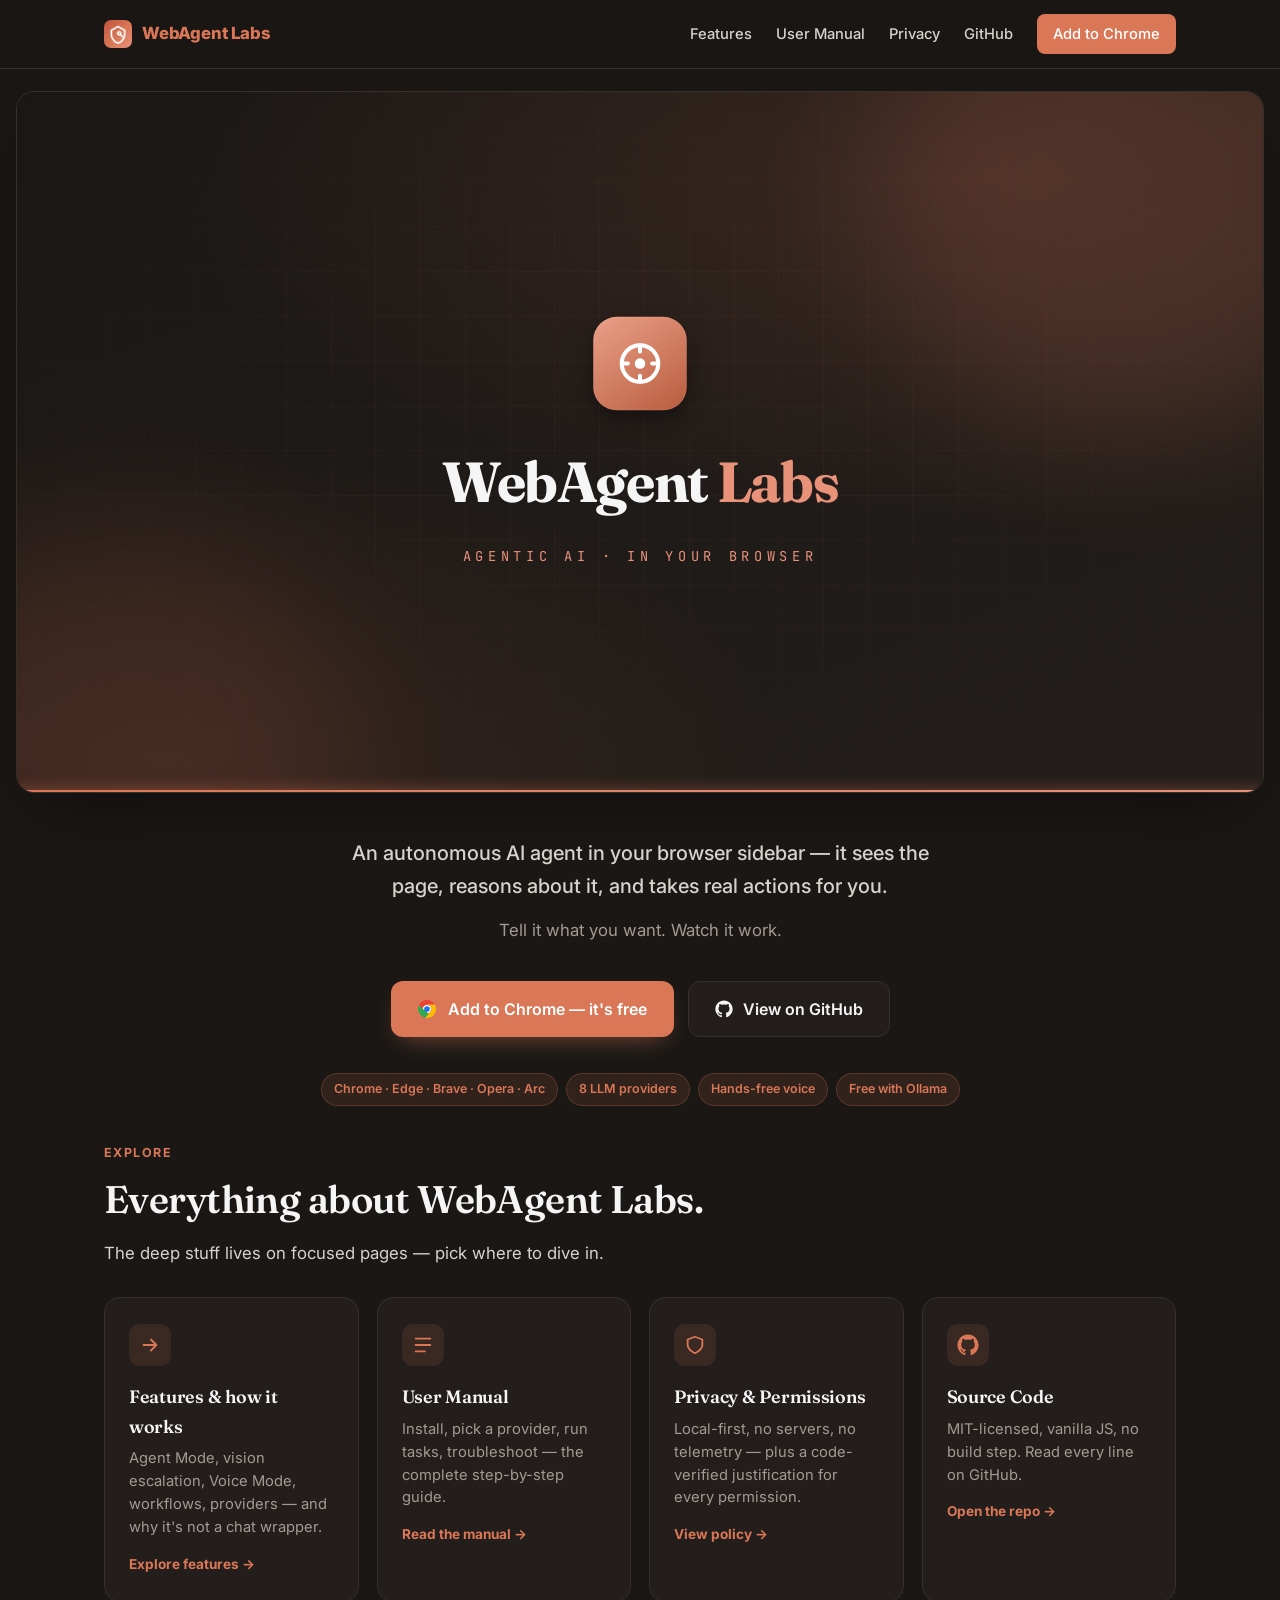
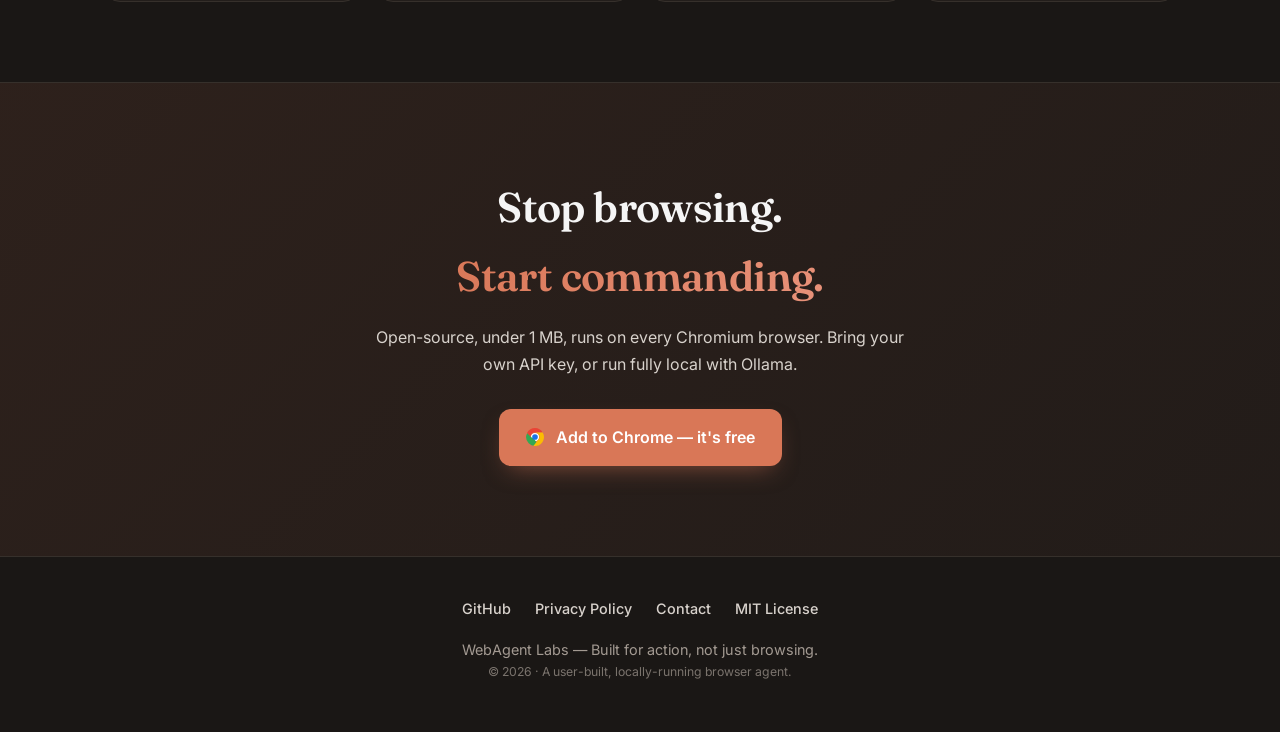
<file: index.html>
<!DOCTYPE html>
<html lang="en">
<head>
  <meta charset="UTF-8">
  <meta name="viewport" content="width=device-width, initial-scale=1.0">
  <title>WebAgent Labs — Built for action, not just browsing</title>
  <meta name="description" content="An autonomous AI agent that lives in your browser sidebar. Sees web pages, reasons about them, and takes real actions to complete tasks for you. Not a chat wrapper.">
  <link rel="icon" type="image/png" href="icons/icon128.png">
  <link rel="preconnect" href="https://fonts.googleapis.com">
  <link rel="preconnect" href="https://fonts.gstatic.com" crossorigin>
  <link href="https://fonts.googleapis.com/css2?family=Fraunces:opsz,wght@9..144,400;9..144,500;9..144,600;9..144,700&family=Inter:wght@400;500;600&family=JetBrains+Mono:wght@400;500;700&display=swap" rel="stylesheet">

  <link rel="stylesheet" href="site.css">
</head>
<body>

  <!-- ───────────────────── Top bar ───────────────────── -->
  <div class="topbar">
    <div class="topbar-inner">
      <a class="brand" href="index.html">
        <img src="icons/icon128.png" alt="WebAgent Labs">
        WebAgent Labs
      </a>
      <div class="topbar-links">
        <a href="features.html">Features</a>
        <a href="manual.html">User Manual</a>
        <a href="privacy-policy.html">Privacy</a>
        <a href="https://github.com/profoncode-debug/WebWright" target="_blank">GitHub</a>
        <a href="https://chromewebstore.google.com/detail/webwright-built-for-actio/nlcbeaapcgechkhncblkbebdlchaoknf" target="_blank" class="topbar-cta">Add to Chrome</a>
      </div>
    </div>
  </div>

  <!-- ───────────────────── Looping promo animation (top) ───────────────────── -->
  <section class="promo-hero">
    <div class="promo-stage">
      <div id="stage" aria-label="WebAgent Labs animated promo">
        <div class="blob a"></div>
        <div class="blob b"></div>

        <section class="scene" id="s1">
          <div class="badge rise d1">
            <svg viewBox="0 0 24 24" fill="none"><circle cx="12" cy="12" r="9" stroke="#fff" stroke-width="2"/><circle cx="12" cy="12" r="2.6" fill="#fff"/><path d="M12 3v3M12 18v3M3 12h3M18 12h3" stroke="#fff" stroke-width="2" stroke-linecap="round"/></svg>
          </div>
          <div class="wordmark rise d2">WebAgent <b>Labs</b></div>
          <div class="eyebrow rise d3">Agentic AI · in your browser</div>
        </section>

        <section class="scene" id="s2">
          <div class="kicker rise d1">This is <s>not a chat wrapper</s></div>
          <h1 class="thesis rise d2">Built for <span class="glow">action</span>,<br>not just browsing.</h1>
          <p class="sub rise d3">It sees the page, reasons about it, and takes real actions for you — clicks, types, navigates, fills forms, and more.</p>
        </section>

        <section class="scene" id="s3">
          <div class="loopwrap">
            <div class="looptag rise d1">
              <span id="lp1">Perceive</span><i>→</i><span id="lp2">Reason</span><i>→</i><span id="lp3">Act</span>
            </div>
            <div class="console rise d2">
              <div class="console-top">
                <span class="dot3"><i></i><i></i><i></i></span>
                <span class="ctitle">WebAgent Labs · Agent</span>
                <span class="cstatus" id="cstatus">Agent completed</span>
              </div>
              <div class="cmdline">
                <span class="prompt">▸</span><span class="typed" id="typed"></span><span class="caret" id="caret"></span>
              </div>
              <div class="log" id="log">
                <div class="logrow"><span class="mark"></span><span class="txt">Opening youtube.com</span></div>
                <div class="logrow"><span class="mark"></span><span class="txt">Searching "lofi hip hop radio"</span></div>
                <div class="logrow"><span class="mark"></span><span class="txt">Clicking the live stream</span></div>
                <div class="logrow"><span class="mark"></span><span class="txt">Pressing play</span></div>
                <div class="result" id="result"><span class="spark">✦</span>&nbsp;Done — your lofi stream is now playing.</div>
              </div>
            </div>
          </div>
        </section>

        <section class="scene" id="s4">
          <h2 class="sec-title rise d1">A real agent loop. Not autocomplete.</h2>
          <div class="grid">
            <div class="card"><div class="ico"><svg viewBox="0 0 24 24" fill="none"><path d="M5 12h14M13 6l6 6-6 6" stroke="currentColor" stroke-width="2" stroke-linecap="round" stroke-linejoin="round"/></svg></div><h4>Agent Mode</h4><p>Give a goal in plain English — it executes multi-step tasks autonomously.</p></div>
            <div class="card"><div class="ico"><svg viewBox="0 0 24 24" fill="none"><path d="M2 12s3.5-7 10-7 10 7 10 7-3.5 7-10 7S2 12 2 12Z" stroke="currentColor" stroke-width="2"/><circle cx="12" cy="12" r="3" stroke="currentColor" stroke-width="2"/></svg></div><h4>Vision Escalation</h4><p>When the DOM isn't enough, it switches to seeing the page — 4 tiers deep.</p></div>
            <div class="card"><div class="ico"><svg viewBox="0 0 24 24" fill="none"><rect x="3" y="11" width="18" height="10" rx="2" stroke="currentColor" stroke-width="2"/><path d="M7 11V7a5 5 0 0110 0v4" stroke="currentColor" stroke-width="2"/></svg></div><h4>Personal Vault</h4><p>Save your details once; it fills forms on demand — only when you ask.</p></div>
            <div class="card"><div class="ico"><svg viewBox="0 0 24 24" fill="none"><circle cx="12" cy="12" r="9" stroke="currentColor" stroke-width="2"/><path d="M12 7v5l3 2" stroke="currentColor" stroke-width="2" stroke-linecap="round"/></svg></div><h4>Record & Replay</h4><p>Capture any workflow once, then replay it with a single click.</p></div>
            <div class="card"><div class="ico"><svg viewBox="0 0 24 24" fill="none"><path d="M12 3 4 6v6c0 5 8 9 8 9s8-4 8-9V6l-8-3Z" stroke="currentColor" stroke-width="2" stroke-linejoin="round"/></svg></div><h4>Voice Mode</h4><p>Talk to your browser hands-free — it transcribes, acts, and speaks back.</p></div>
            <div class="card"><div class="ico"><svg viewBox="0 0 24 24" fill="none"><rect x="3" y="4" width="18" height="14" rx="2" stroke="currentColor" stroke-width="2"/><path d="M8 20h8M12 18v2" stroke="currentColor" stroke-width="2" stroke-linecap="round"/></svg></div><h4>8 LLM Providers</h4><p>Claude, GPT, Gemini, Grok, DeepSeek, Ollama — or fully self-hosted.</p></div>
          </div>
        </section>

        <section class="scene" id="s5">
          <div class="prov-title rise d1">Bring your own model</div>
          <div class="pills rise d2">
            <span class="pill">Claude</span><span class="pill">GPT</span><span class="pill">Gemini</span>
            <span class="pill">Grok</span><span class="pill">DeepSeek</span><span class="pill">Ollama</span>
          </div>
          <div class="compat rise d3">Works on <b>Chrome · Edge · Brave · Opera · Vivaldi · Arc</b></div>
          <div class="privacy rise d4">No servers · No telemetry · Just a browser extension</div>
        </section>

        <section class="scene" id="s6">
          <h1 class="cta-line rise d1">Stop browsing.<br><span class="b">Start commanding.</span></h1>
          <div class="cta-foot rise d3">
            <span class="badge-sm"><svg viewBox="0 0 24 24" fill="none"><circle cx="12" cy="12" r="9" stroke="#fff" stroke-width="2"/><circle cx="12" cy="12" r="2.6" fill="#fff"/></svg></span>
            <b>WebAgent Labs</b><span>·&nbsp; github.com/profoncode-debug/WebWright</span>
          </div>
        </section>

        <div id="bar"></div>
      </div>
    </div>
  </section>

  <!-- ───────────────────── Slim hero / install ───────────────────── -->
  <header id="top" class="hero slim">
    <div class="wrap hero-content">
      <p class="hero-tagline">An autonomous AI agent in your browser sidebar — it sees the page, reasons about it, and takes real actions for you.</p>
      <p class="hero-sub">Tell it what you want. Watch it work.</p>
      <div class="hero-cta">
        <a class="btn btn-primary" href="https://chromewebstore.google.com/detail/webwright-built-for-actio/nlcbeaapcgechkhncblkbebdlchaoknf" target="_blank">
          <svg viewBox="0 0 48 48" width="20" height="20" xmlns="http://www.w3.org/2000/svg" style="margin-right:2px">
            <circle cx="24" cy="24" r="11" fill="#fff"/>
            <path fill="#EA4335" d="M3.3 14.3 13.1 31.4A12 12 0 0 1 12 24a12 12 0 0 1 12-12h20.4A23.94 23.94 0 0 0 24 0a23.94 23.94 0 0 0-20.7 12z"/>
            <path fill="#34A853" d="M3.3 14.3A24 24 0 0 0 0 24a24 24 0 0 0 24 24 24 24 0 0 0 8.9-1.7L20.6 27.4a12 12 0 0 1-7.5-3.3z"/>
            <path fill="#FBBC04" d="M44.4 12H24a12 12 0 0 1 10.9 16.9L19.6 47.7A24 24 0 0 0 48 24a24 24 0 0 0-3.6-12z"/>
            <circle cx="24" cy="24" r="7.5" fill="#1A73E8"/>
          </svg>
          Add to Chrome — it's free
        </a>
        <a class="btn btn-ghost" href="https://github.com/profoncode-debug/WebWright" target="_blank">
          <svg viewBox="0 0 24 24" fill="currentColor"><path d="M12 .5C5.65.5.5 5.66.5 12.02c0 5.09 3.29 9.4 7.86 10.93.58.1.79-.25.79-.55 0-.27-.01-1.18-.02-2.14-3.2.69-3.87-1.36-3.87-1.36-.52-1.33-1.27-1.68-1.27-1.68-1.04-.71.08-.7.08-.7 1.15.08 1.76 1.19 1.76 1.19 1.03 1.76 2.69 1.25 3.34.95.1-.74.4-1.26.73-1.55-2.55-.29-5.24-1.28-5.24-5.71 0-1.26.45-2.29 1.18-3.1-.12-.29-.51-1.46.11-3.04 0 0 .97-.31 3.18 1.18a11.04 11.04 0 015.78 0c2.2-1.49 3.17-1.18 3.17-1.18.63 1.58.24 2.75.12 3.04.74.81 1.18 1.84 1.18 3.1 0 4.44-2.69 5.42-5.26 5.7.41.36.78 1.05.78 2.12 0 1.53-.01 2.77-.01 3.14 0 .31.21.66.79.55 4.57-1.53 7.86-5.84 7.86-10.93C23.5 5.66 18.35.5 12 .5z"/></svg>
          View on GitHub
        </a>
      </div>
      <div class="hero-badges">
        <span class="hero-badge">Chrome · Edge · Brave · Opera · Arc</span>
        <span class="hero-badge">8 LLM providers</span>
        <span class="hero-badge">Hands-free voice</span>
        <span class="hero-badge">Free with Ollama</span>
      </div>
    </div>
  </header>

  <!-- ───────────────────── Documentation hub ───────────────────── -->
  <section class="hub">
    <div class="wrap">
      <span class="section-eyebrow">Explore</span>
      <h2 class="section-title">Everything about WebAgent Labs.</h2>
      <p class="section-lead">The deep stuff lives on focused pages — pick where to dive in.</p>
      <div class="hub-grid">
        <a class="hub-card" href="features.html">
          <div class="hub-ico"><svg viewBox="0 0 24 24" fill="none"><path d="M5 12h14M13 6l6 6-6 6" stroke="currentColor" stroke-width="2" stroke-linecap="round" stroke-linejoin="round"/></svg></div>
          <h3>Features &amp; how it works</h3>
          <p>Agent Mode, vision escalation, Voice Mode, workflows, providers — and why it's not a chat wrapper.</p>
          <div class="hub-arrow">Explore features →</div>
        </a>
        <a class="hub-card" href="manual.html">
          <div class="hub-ico"><svg viewBox="0 0 24 24" fill="none"><path d="M4 5h16M4 12h16M4 19h10" stroke="currentColor" stroke-width="2" stroke-linecap="round"/></svg></div>
          <h3>User Manual</h3>
          <p>Install, pick a provider, run tasks, troubleshoot — the complete step-by-step guide.</p>
          <div class="hub-arrow">Read the manual →</div>
        </a>
        <a class="hub-card" href="privacy-policy.html">
          <div class="hub-ico"><svg viewBox="0 0 24 24" fill="none"><path d="M12 3 4 6v6c0 5 8 9 8 9s8-4 8-9V6l-8-3Z" stroke="currentColor" stroke-width="2" stroke-linejoin="round"/></svg></div>
          <h3>Privacy &amp; Permissions</h3>
          <p>Local-first, no servers, no telemetry — plus a code-verified justification for every permission.</p>
          <div class="hub-arrow">View policy →</div>
        </a>
        <a class="hub-card" href="https://github.com/profoncode-debug/WebWright" target="_blank">
          <div class="hub-ico"><svg viewBox="0 0 24 24" fill="currentColor"><path d="M12 .5C5.65.5.5 5.66.5 12.02c0 5.09 3.29 9.4 7.86 10.93.58.1.79-.25.79-.55 0-.27-.01-1.18-.02-2.14-3.2.69-3.87-1.36-3.87-1.36-.52-1.33-1.27-1.68-1.27-1.68-1.04-.71.08-.7.08-.7 1.15.08 1.76 1.19 1.76 1.19 1.03 1.76 2.69 1.25 3.34.95.1-.74.4-1.26.73-1.55-2.55-.29-5.24-1.28-5.24-5.71 0-1.26.45-2.29 1.18-3.1-.12-.29-.51-1.46.11-3.04 0 0 .97-.31 3.18 1.18a11.04 11.04 0 015.78 0c2.2-1.49 3.17-1.18 3.17-1.18.63 1.58.24 2.75.12 3.04.74.81 1.18 1.84 1.18 3.1 0 4.44-2.69 5.42-5.26 5.7.41.36.78 1.05.78 2.12 0 1.53-.01 2.77-.01 3.14 0 .31.21.66.79.55 4.57-1.53 7.86-5.84 7.86-10.93C23.5 5.66 18.35.5 12 .5z"/></svg></div>
          <h3>Source Code</h3>
          <p>MIT-licensed, vanilla JS, no build step. Read every line on GitHub.</p>
          <div class="hub-arrow">Open the repo →</div>
        </a>
      </div>
    </div>
  </section>

  <!-- ───────────────────── Final CTA ───────────────────── -->
  <section class="final-cta">
    <div class="wrap">
      <h2>Stop browsing.<br><span style="background: var(--hero-gradient); -webkit-background-clip: text; background-clip: text; -webkit-text-fill-color: transparent;">Start commanding.</span></h2>
      <p>Open-source, under 1 MB, runs on every Chromium browser. Bring your own API key, or run fully local with Ollama.</p>
      <a class="btn btn-primary" href="https://chromewebstore.google.com/detail/webwright-built-for-actio/nlcbeaapcgechkhncblkbebdlchaoknf" target="_blank">
        <svg viewBox="0 0 48 48" width="20" height="20" xmlns="http://www.w3.org/2000/svg" style="margin-right:2px">
          <circle cx="24" cy="24" r="11" fill="#fff"/>
          <path fill="#EA4335" d="M3.3 14.3 13.1 31.4A12 12 0 0 1 12 24a12 12 0 0 1 12-12h20.4A23.94 23.94 0 0 0 24 0a23.94 23.94 0 0 0-20.7 12z"/>
          <path fill="#34A853" d="M3.3 14.3A24 24 0 0 0 0 24a24 24 0 0 0 24 24 24 24 0 0 0 8.9-1.7L20.6 27.4a12 12 0 0 1-7.5-3.3z"/>
          <path fill="#FBBC04" d="M44.4 12H24a12 12 0 0 1 10.9 16.9L19.6 47.7A24 24 0 0 0 48 24a24 24 0 0 0-3.6-12z"/>
          <circle cx="24" cy="24" r="7.5" fill="#1A73E8"/>
        </svg>
        Add to Chrome — it's free
      </a>
    </div>
  </section>

  <!-- ───────────────────── Footer ───────────────────── -->
  <footer>
    <div class="wrap">
      <div class="footer-links">
        <a href="https://github.com/profoncode-debug/WebWright" target="_blank">GitHub</a>
        <a href="privacy-policy.html">Privacy Policy</a>
        <a href="mailto:profoncode@gmail.com">Contact</a>
        <a href="https://github.com/profoncode-debug/WebWright/blob/main/LICENSE" target="_blank">MIT License</a>
      </div>
      <div>WebAgent Labs — Built for action, not just browsing.</div>
      <div class="footer-tag">© 2026 · A user-built, locally-running browser agent.</div>
    </div>
  </footer>

  <!-- ───────────────────── Looping promo player ───────────────────── -->
  <script>
  (function () {
    var stage = document.getElementById('stage');
    if (!stage) return;
    var stageWrap = stage.parentElement; // .promo-stage
    function fit() { stage.style.transform = 'scale(' + (stageWrap.clientWidth / 1280) + ')'; }
    window.addEventListener('resize', fit); fit();
    // Re-fit once fonts load (metrics can shift the scaled box).
    if (document.fonts && document.fonts.ready) document.fonts.ready.then(fit);

    var reduce = matchMedia('(prefers-reduced-motion: reduce)').matches;
    var scenes = ['s1','s2','s3','s4','s5','s6'].map(function (id) { return document.getElementById(id); });
    var TOTAL = 33500, LOOP_AT = 34200;
    var timers = [];
    function at(ms, fn) { timers.push(setTimeout(fn, reduce ? ms * 0.5 : ms)); }
    function clearAll() { timers.forEach(clearTimeout); timers = []; }
    function show(i) { scenes.forEach(function (s, k) { s.classList.toggle('is-active', k === i); }); }

    var CMD = 'Open YouTube and play lofi music';
    function typeCmd() {
      var el = document.getElementById('typed'); el.textContent = '';
      var i = 0, speed = reduce ? 10 : 55;
      (function step() { if (i <= CMD.length) { el.textContent = CMD.slice(0, i); i++; timers.push(setTimeout(step, speed)); } })();
    }

    function runLog() {
      var rows = [].slice.call(document.querySelectorAll('#s3 .logrow'));
      var base = reduce ? 1200 : 2900;
      rows.forEach(function (r, k) {
        var t = base + k * (reduce ? 260 : 760);
        at(t, function () {
          r.classList.add('in', 'run');
          document.getElementById('lp1').classList.add('on');
          timers.push(setTimeout(function () { document.getElementById('lp2').classList.add('on'); }, 200));
          timers.push(setTimeout(function () { document.getElementById('lp3').classList.add('on'); }, 400));
        });
        at(t + (reduce ? 180 : 560), function () { r.classList.remove('run'); r.classList.add('done'); });
      });
      var end = base + rows.length * (reduce ? 260 : 760);
      at(end + 200, function () { document.getElementById('result').classList.add('in'); document.getElementById('cstatus').classList.add('show'); });
    }

    function play() {
      clearAll();
      document.querySelectorAll('#s3 .logrow').forEach(function (r) { r.classList.remove('in', 'run', 'done'); });
      document.getElementById('result').classList.remove('in');
      document.getElementById('cstatus').classList.remove('show');
      ['lp1','lp2','lp3'].forEach(function (id) { document.getElementById(id).classList.remove('on'); });
      document.getElementById('typed').textContent = '';

      var bar = document.getElementById('bar'); bar.style.transition = 'none'; bar.style.width = '0';
      requestAnimationFrame(function () { bar.style.transition = 'width ' + ((reduce ? TOTAL * 0.5 : TOTAL) / 1000) + 's linear'; bar.style.width = '100%'; });

      at(200,  function () { show(0); });
      at(3300, function () { show(1); });
      at(7600, function () { show(2); typeCmd(); runLog(); });
      at(16800,function () { show(3); });
      at(23200,function () { show(4); });
      at(27600,function () { show(5); });
      at(LOOP_AT, play);   // ← keeps looping forever
    }

    play();
  })();
  </script>

</body>
</html>
</file>
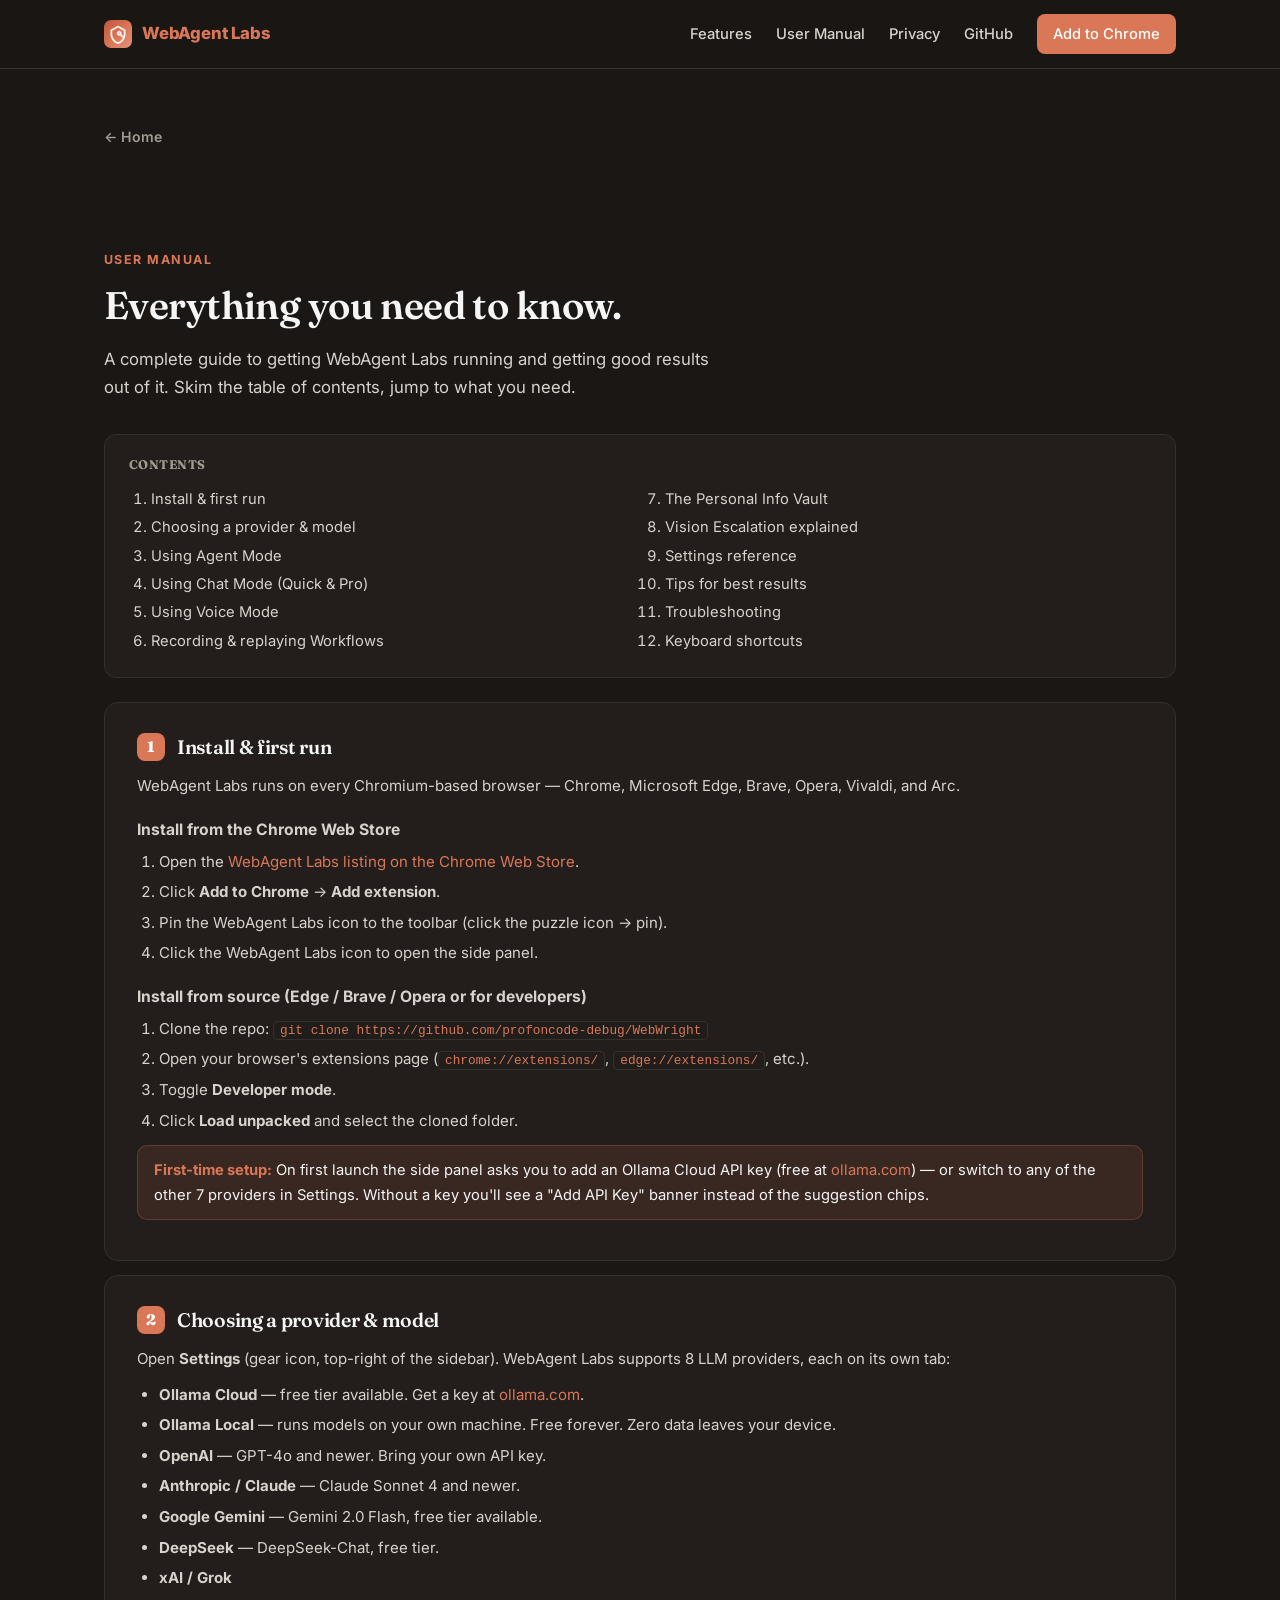
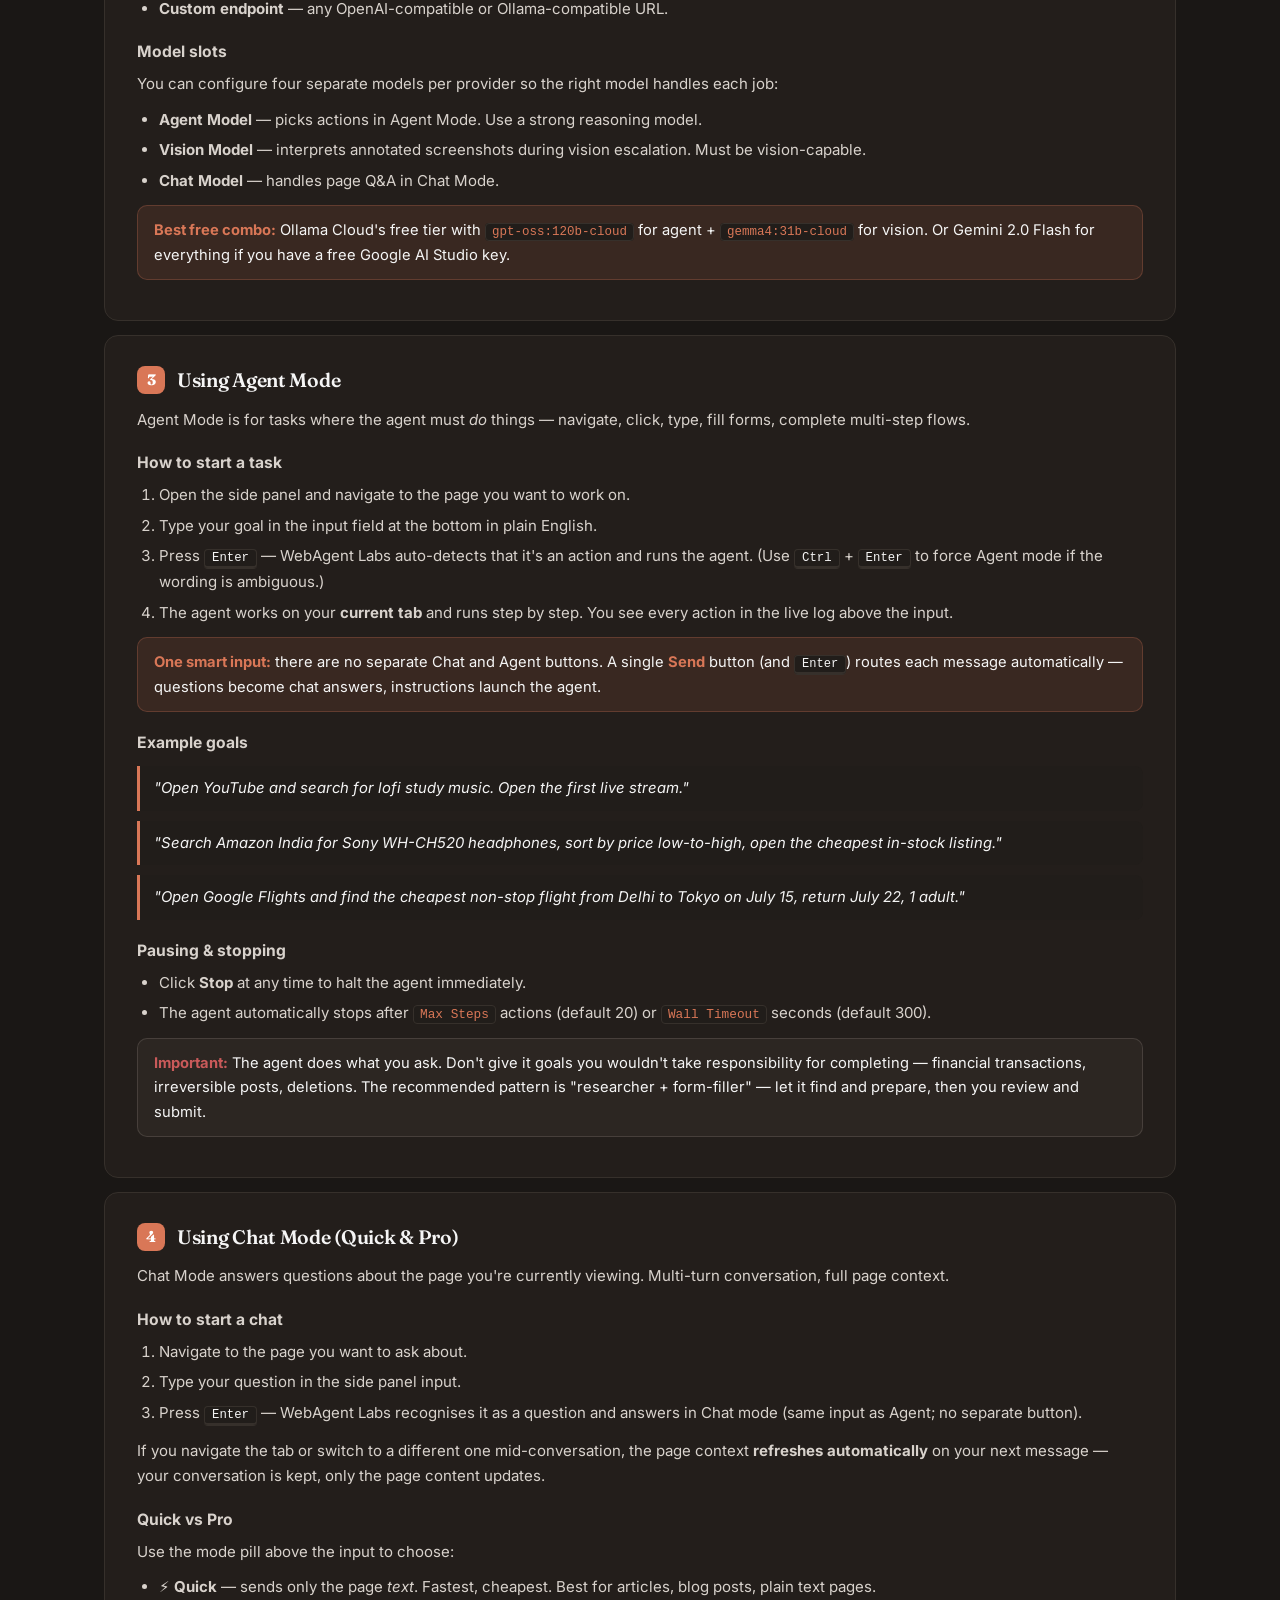
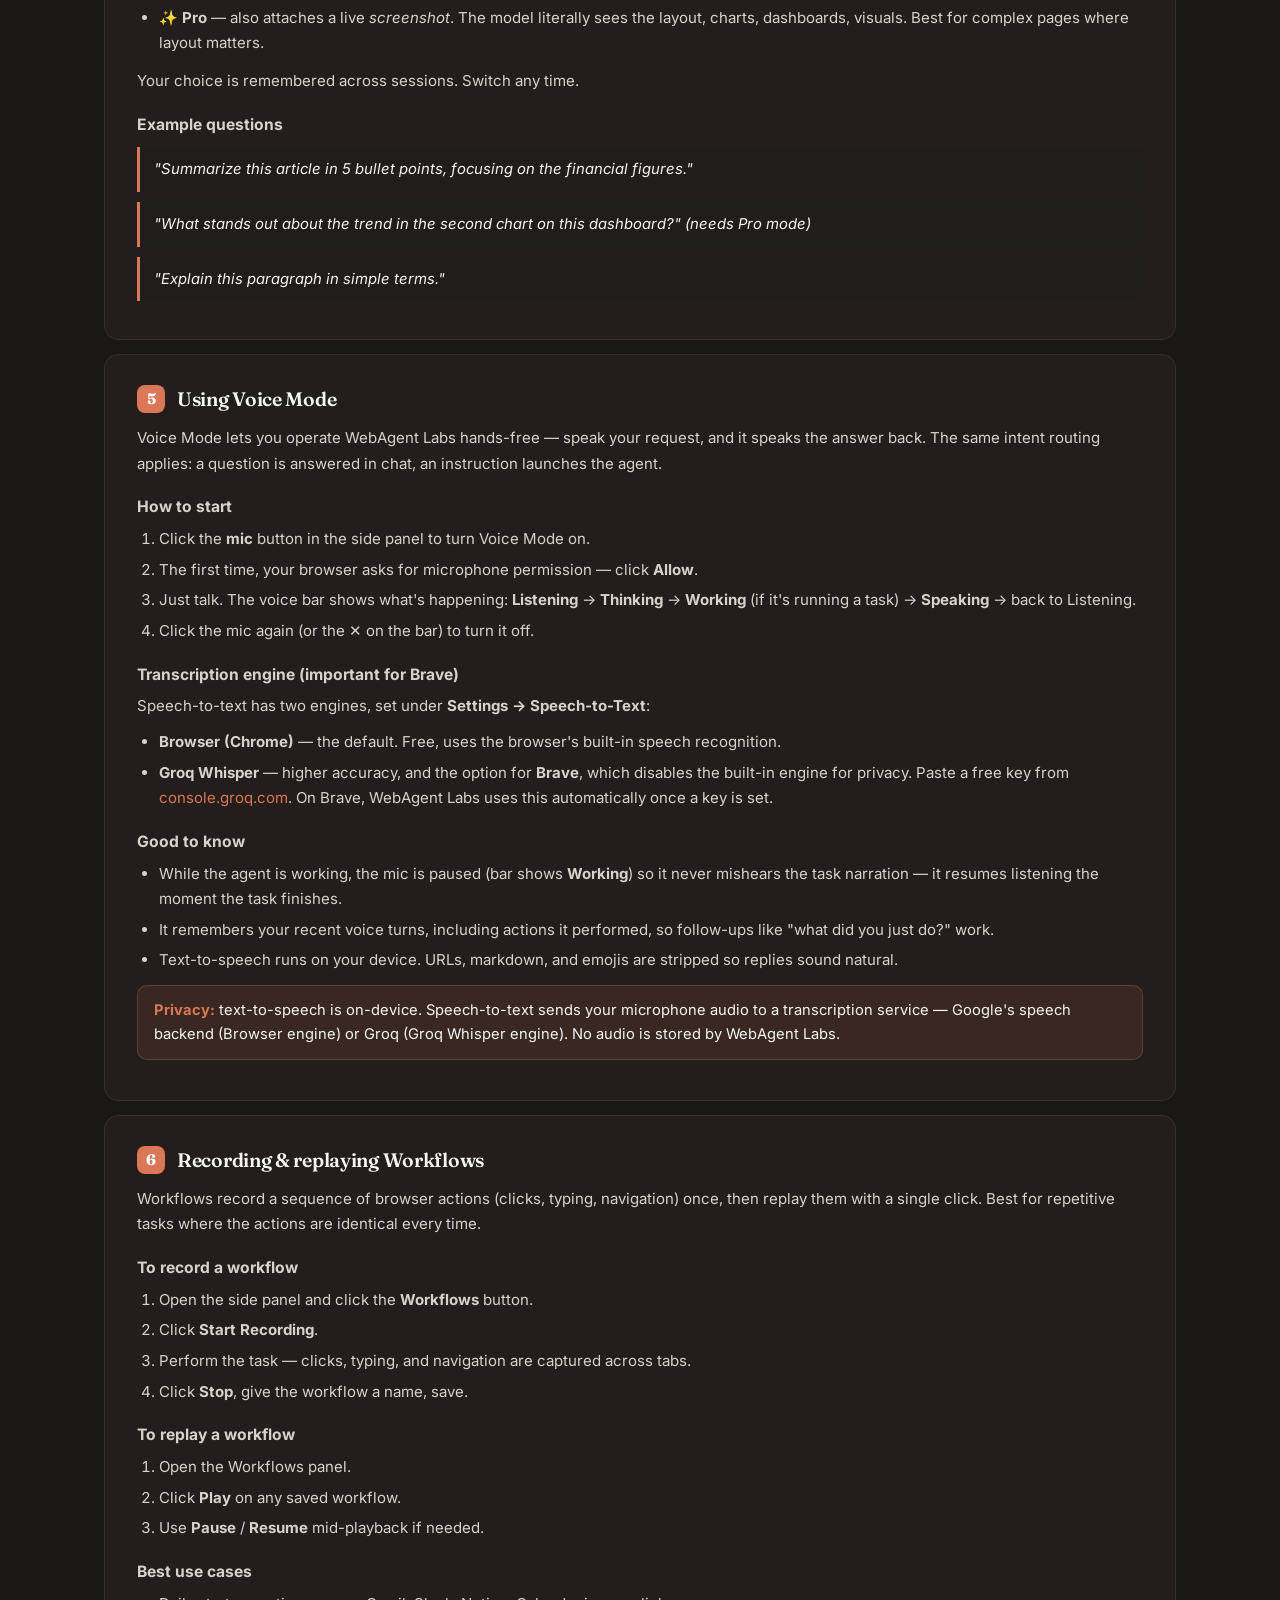
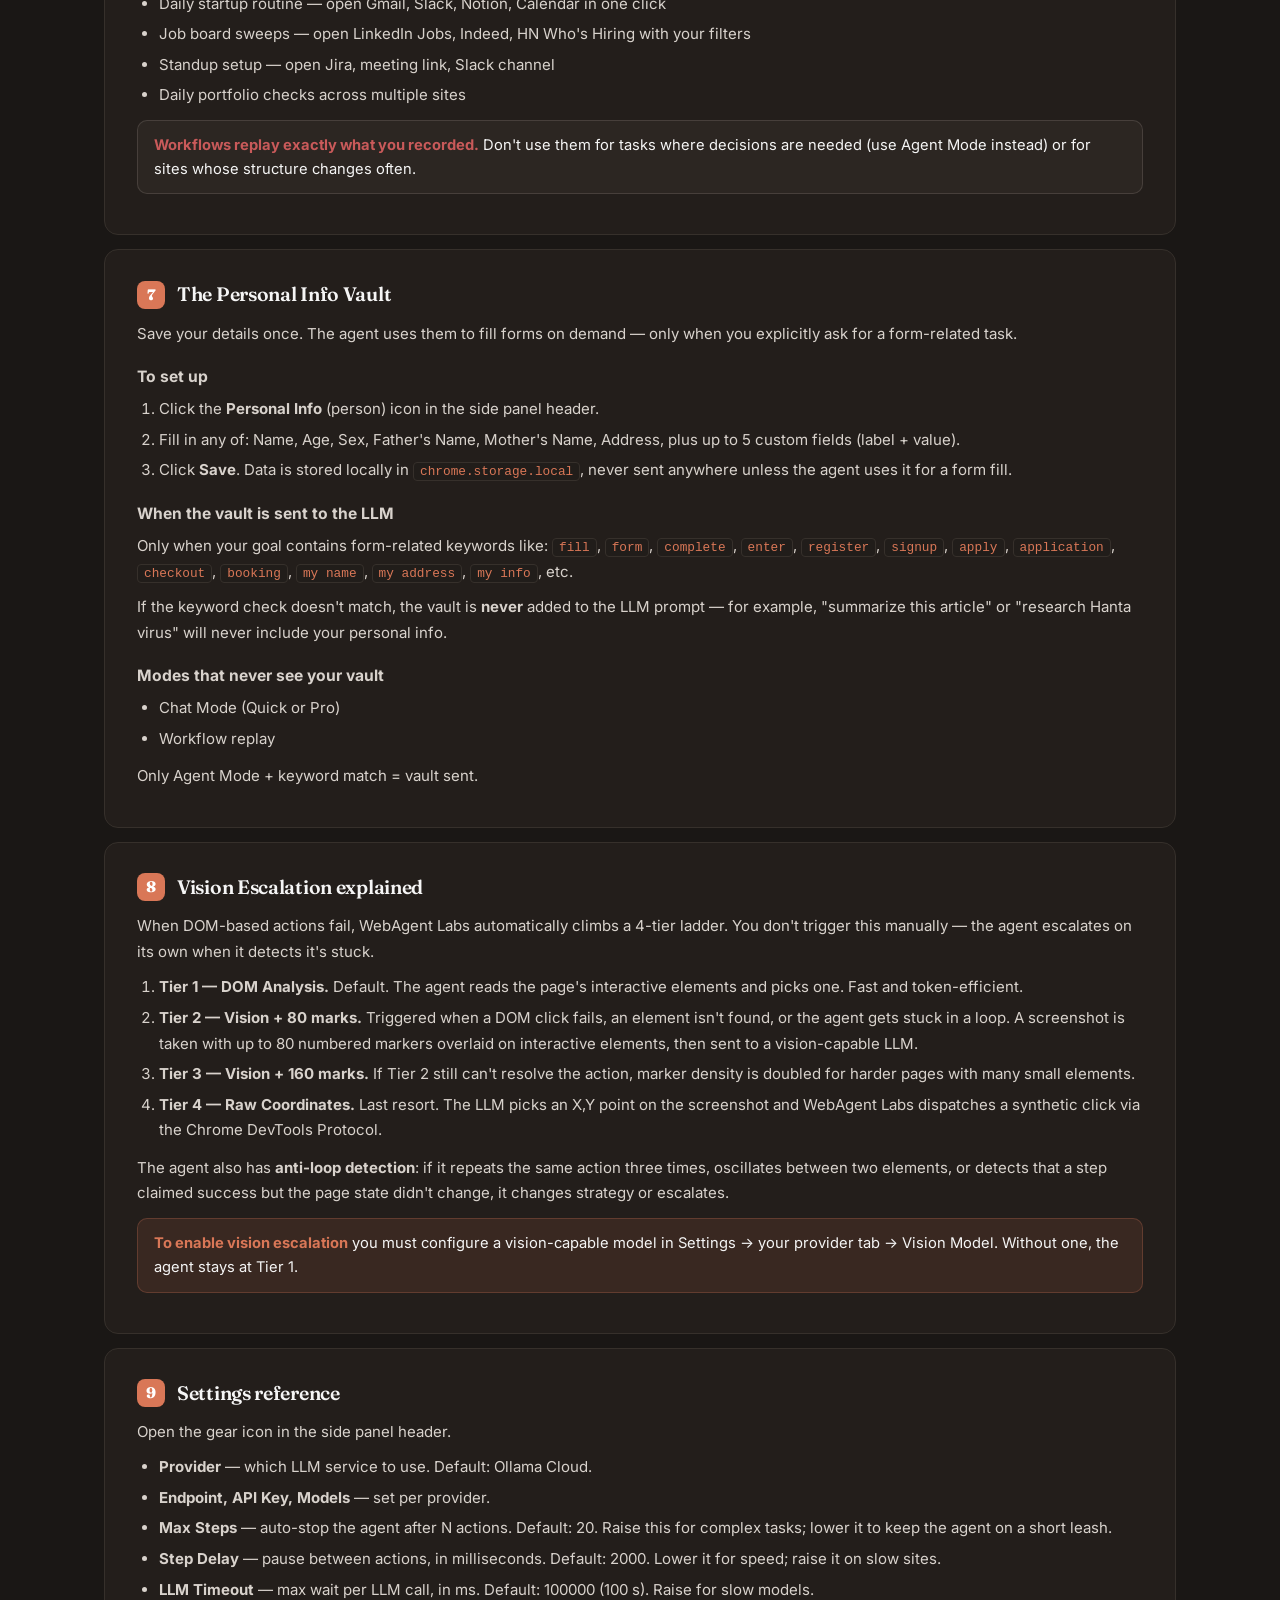
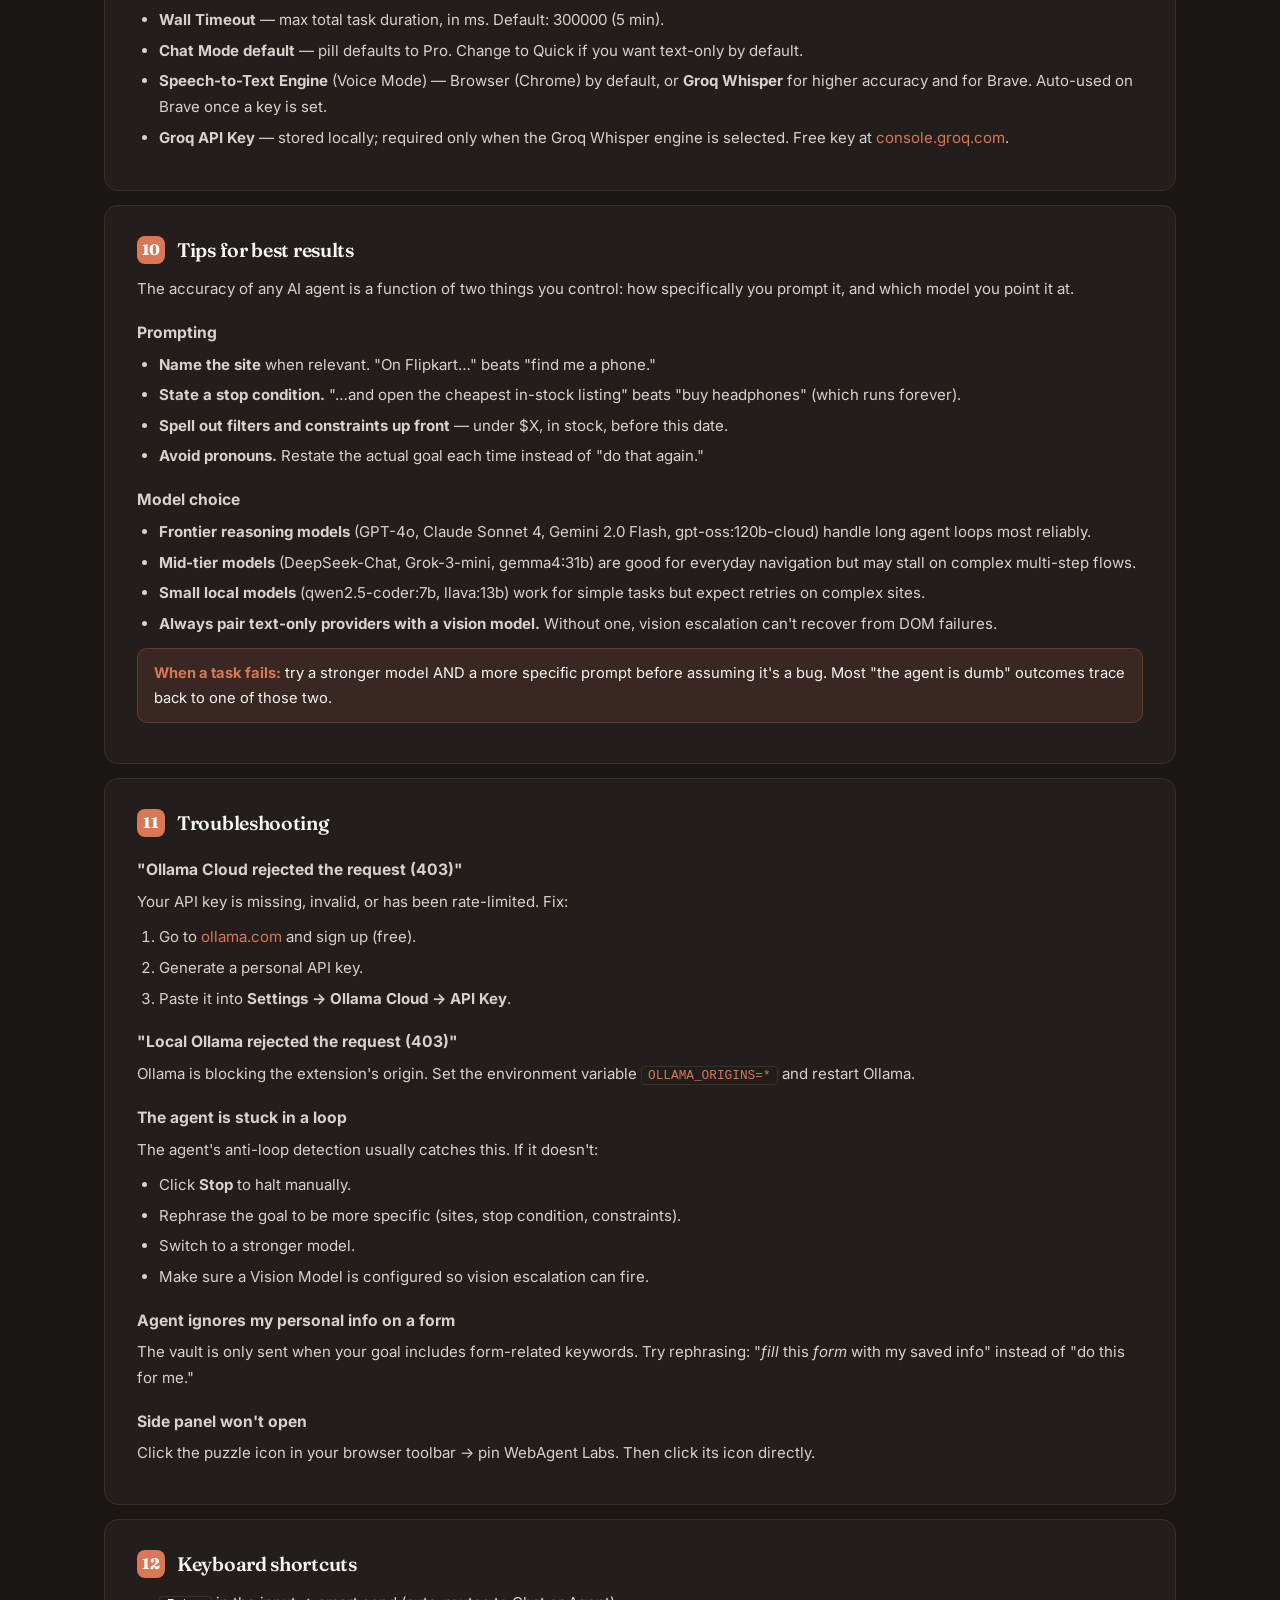
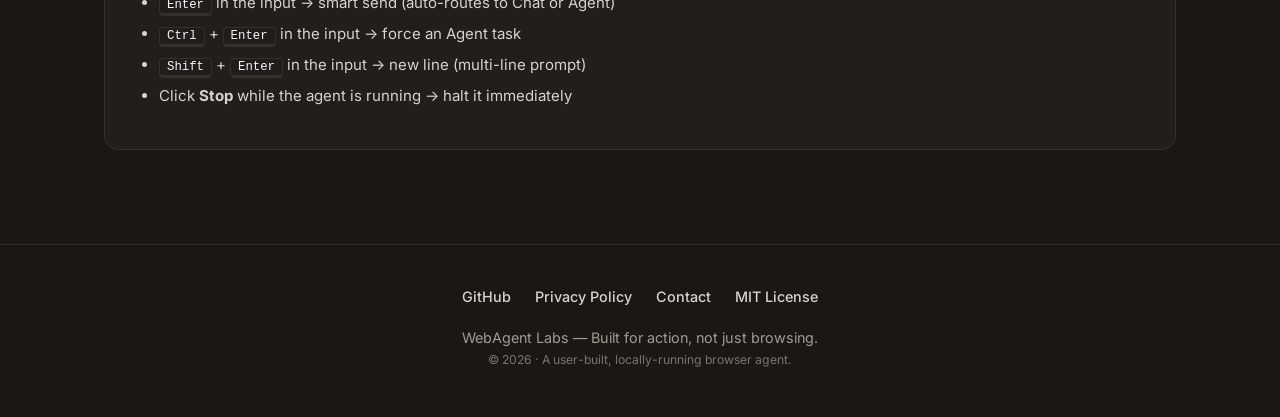
<file: manual.html>
<!DOCTYPE html>
<html lang="en">
<head>
  <meta charset="UTF-8">
  <meta name="viewport" content="width=device-width, initial-scale=1.0">
  <title>WebAgent Labs — User Manual</title>
  <meta name="description" content="The complete WebAgent Labs user manual: install, choose a provider, Agent Mode, Chat, Voice Mode, Workflows, the Personal Info Vault, settings, and troubleshooting.">
  <link rel="icon" type="image/png" href="icons/icon128.png">
  <link rel="preconnect" href="https://fonts.googleapis.com">
  <link rel="preconnect" href="https://fonts.gstatic.com" crossorigin>
  <link href="https://fonts.googleapis.com/css2?family=Fraunces:opsz,wght@9..144,400;9..144,500;9..144,600;9..144,700&family=Inter:wght@400;500;600&family=JetBrains+Mono:wght@400;500;700&display=swap" rel="stylesheet">
  <link rel="stylesheet" href="site.css">
</head>
<body>

  <div class="topbar">
    <div class="topbar-inner">
      <a class="brand" href="index.html"><img src="icons/icon128.png" alt="WebAgent Labs">WebAgent Labs</a>
      <div class="topbar-links">
        <a href="features.html">Features</a>
        <a href="manual.html">User Manual</a>
        <a href="privacy-policy.html">Privacy</a>
        <a href="https://github.com/profoncode-debug/WebWright" target="_blank">GitHub</a>
        <a href="https://chromewebstore.google.com/detail/webwright-built-for-actio/nlcbeaapcgechkhncblkbebdlchaoknf" target="_blank" class="topbar-cta">Add to Chrome</a>
      </div>
    </div>
  </div>

  <section class="page-head" style="padding-bottom:0">
    <div class="wrap">
      <a class="back-link" href="index.html">&larr; Home</a>
    </div>
  </section>
  <section id="manual">
    <div class="wrap">
      <span class="section-eyebrow">User Manual</span>
      <h2 class="section-title">Everything you need to know.</h2>
      <p class="section-lead">A complete guide to getting WebAgent Labs running and getting good results out of it. Skim the table of contents, jump to what you need.</p>

      <div class="manual-wrap">

        <!-- Table of contents -->
        <div class="manual-toc">
          <h3>Contents</h3>
          <ol>
            <li><a href="#m-install">Install &amp; first run</a></li>
            <li><a href="#m-providers">Choosing a provider &amp; model</a></li>
            <li><a href="#m-agent">Using Agent Mode</a></li>
            <li><a href="#m-chat">Using Chat Mode (Quick &amp; Pro)</a></li>
            <li><a href="#m-voice">Using Voice Mode</a></li>
            <li><a href="#m-workflows">Recording &amp; replaying Workflows</a></li>
            <li><a href="#m-vault">The Personal Info Vault</a></li>
            <li><a href="#m-vision">Vision Escalation explained</a></li>
            <li><a href="#m-settings">Settings reference</a></li>
            <li><a href="#m-prompting">Tips for best results</a></li>
            <li><a href="#m-troubleshoot">Troubleshooting</a></li>
            <li><a href="#m-shortcuts">Keyboard shortcuts</a></li>
          </ol>
        </div>

        <!-- 1. Install -->
        <div class="manual-section" id="m-install">
          <h3><span class="num">1</span>Install &amp; first run</h3>
          <p>WebAgent Labs runs on every Chromium-based browser — Chrome, Microsoft Edge, Brave, Opera, Vivaldi, and Arc.</p>
          <h4>Install from the Chrome Web Store</h4>
          <ol>
            <li>Open the <a href="https://chromewebstore.google.com/detail/webwright-built-for-actio/nlcbeaapcgechkhncblkbebdlchaoknf" target="_blank">WebAgent Labs listing on the Chrome Web Store</a>.</li>
            <li>Click <strong>Add to Chrome</strong> → <strong>Add extension</strong>.</li>
            <li>Pin the WebAgent Labs icon to the toolbar (click the puzzle icon → pin).</li>
            <li>Click the WebAgent Labs icon to open the side panel.</li>
          </ol>
          <h4>Install from source (Edge / Brave / Opera or for developers)</h4>
          <ol>
            <li>Clone the repo: <code>git clone https://github.com/profoncode-debug/WebWright</code></li>
            <li>Open your browser's extensions page (<code>chrome://extensions/</code>, <code>edge://extensions/</code>, etc.).</li>
            <li>Toggle <strong>Developer mode</strong>.</li>
            <li>Click <strong>Load unpacked</strong> and select the cloned folder.</li>
          </ol>
          <div class="callout-tip"><strong>First-time setup:</strong> On first launch the side panel asks you to add an Ollama Cloud API key (free at <a href="https://ollama.com" target="_blank">ollama.com</a>) — or switch to any of the other 7 providers in Settings. Without a key you'll see a "Add API Key" banner instead of the suggestion chips.</div>
        </div>

        <!-- 2. Providers -->
        <div class="manual-section" id="m-providers">
          <h3><span class="num">2</span>Choosing a provider &amp; model</h3>
          <p>Open <strong>Settings</strong> (gear icon, top-right of the sidebar). WebAgent Labs supports 8 LLM providers, each on its own tab:</p>
          <ul>
            <li><strong>Ollama Cloud</strong> — free tier available. Get a key at <a href="https://ollama.com" target="_blank">ollama.com</a>.</li>
            <li><strong>Ollama Local</strong> — runs models on your own machine. Free forever. Zero data leaves your device.</li>
            <li><strong>OpenAI</strong> — GPT-4o and newer. Bring your own API key.</li>
            <li><strong>Anthropic / Claude</strong> — Claude Sonnet 4 and newer.</li>
            <li><strong>Google Gemini</strong> — Gemini 2.0 Flash, free tier available.</li>
            <li><strong>DeepSeek</strong> — DeepSeek-Chat, free tier.</li>
            <li><strong>xAI / Grok</strong></li>
            <li><strong>Custom endpoint</strong> — any OpenAI-compatible or Ollama-compatible URL.</li>
          </ul>
          <h4>Model slots</h4>
          <p>You can configure four separate models per provider so the right model handles each job:</p>
          <ul>
            <li><strong>Agent Model</strong> — picks actions in Agent Mode. Use a strong reasoning model.</li>
            <li><strong>Vision Model</strong> — interprets annotated screenshots during vision escalation. Must be vision-capable.</li>
            <li><strong>Chat Model</strong> — handles page Q&amp;A in Chat Mode.</li>
          </ul>
          <div class="callout-tip"><strong>Best free combo:</strong> Ollama Cloud's free tier with <code>gpt-oss:120b-cloud</code> for agent + <code>gemma4:31b-cloud</code> for vision. Or Gemini 2.0 Flash for everything if you have a free Google AI Studio key.</div>
        </div>

        <!-- 3. Agent Mode -->
        <div class="manual-section" id="m-agent">
          <h3><span class="num">3</span>Using Agent Mode</h3>
          <p>Agent Mode is for tasks where the agent must <em>do</em> things — navigate, click, type, fill forms, complete multi-step flows.</p>
          <h4>How to start a task</h4>
          <ol>
            <li>Open the side panel and navigate to the page you want to work on.</li>
            <li>Type your goal in the input field at the bottom in plain English.</li>
            <li>Press <kbd>Enter</kbd> — WebAgent Labs auto-detects that it's an action and runs the agent. (Use <kbd>Ctrl</kbd> + <kbd>Enter</kbd> to force Agent mode if the wording is ambiguous.)</li>
            <li>The agent works on your <strong>current tab</strong> and runs step by step. You see every action in the live log above the input.</li>
          </ol>
          <div class="callout-tip"><strong>One smart input:</strong> there are no separate Chat and Agent buttons. A single <strong>Send</strong> button (and <kbd>Enter</kbd>) routes each message automatically — questions become chat answers, instructions launch the agent.</div>
          <h4>Example goals</h4>
          <div class="example">"Open YouTube and search for lofi study music. Open the first live stream."</div>
          <div class="example">"Search Amazon India for Sony WH-CH520 headphones, sort by price low-to-high, open the cheapest in-stock listing."</div>
          <div class="example">"Open Google Flights and find the cheapest non-stop flight from Delhi to Tokyo on July 15, return July 22, 1 adult."</div>
          <h4>Pausing &amp; stopping</h4>
          <ul>
            <li>Click <strong>Stop</strong> at any time to halt the agent immediately.</li>
            <li>The agent automatically stops after <code>Max Steps</code> actions (default 20) or <code>Wall Timeout</code> seconds (default 300).</li>
          </ul>
          <div class="callout-warn"><strong>Important:</strong> The agent does what you ask. Don't give it goals you wouldn't take responsibility for completing — financial transactions, irreversible posts, deletions. The recommended pattern is "researcher + form-filler" — let it find and prepare, then you review and submit.</div>
        </div>

        <!-- 4. Chat Mode -->
        <div class="manual-section" id="m-chat">
          <h3><span class="num">4</span>Using Chat Mode (Quick &amp; Pro)</h3>
          <p>Chat Mode answers questions about the page you're currently viewing. Multi-turn conversation, full page context.</p>
          <h4>How to start a chat</h4>
          <ol>
            <li>Navigate to the page you want to ask about.</li>
            <li>Type your question in the side panel input.</li>
            <li>Press <kbd>Enter</kbd> — WebAgent Labs recognises it as a question and answers in Chat mode (same input as Agent; no separate button).</li>
          </ol>
          <p>If you navigate the tab or switch to a different one mid-conversation, the page context <strong>refreshes automatically</strong> on your next message — your conversation is kept, only the page content updates.</p>
          <h4>Quick vs Pro</h4>
          <p>Use the mode pill above the input to choose:</p>
          <ul>
            <li><strong>⚡ Quick</strong> — sends only the page <em>text</em>. Fastest, cheapest. Best for articles, blog posts, plain text pages.</li>
            <li><strong>✨ Pro</strong> — also attaches a live <em>screenshot</em>. The model literally sees the layout, charts, dashboards, visuals. Best for complex pages where layout matters.</li>
          </ul>
          <p>Your choice is remembered across sessions. Switch any time.</p>
          <h4>Example questions</h4>
          <div class="example">"Summarize this article in 5 bullet points, focusing on the financial figures."</div>
          <div class="example">"What stands out about the trend in the second chart on this dashboard?" <em>(needs Pro mode)</em></div>
          <div class="example">"Explain this paragraph in simple terms."</div>
        </div>

        <!-- 5. Voice Mode -->
        <div class="manual-section" id="m-voice">
          <h3><span class="num">5</span>Using Voice Mode</h3>
          <p>Voice Mode lets you operate WebAgent Labs hands-free — speak your request, and it speaks the answer back. The same intent routing applies: a question is answered in chat, an instruction launches the agent.</p>
          <h4>How to start</h4>
          <ol>
            <li>Click the <strong>mic</strong> button in the side panel to turn Voice Mode on.</li>
            <li>The first time, your browser asks for microphone permission — click <strong>Allow</strong>.</li>
            <li>Just talk. The voice bar shows what's happening: <strong>Listening</strong> → <strong>Thinking</strong> → <strong>Working</strong> (if it's running a task) → <strong>Speaking</strong> → back to Listening.</li>
            <li>Click the mic again (or the ✕ on the bar) to turn it off.</li>
          </ol>
          <h4>Transcription engine (important for Brave)</h4>
          <p>Speech-to-text has two engines, set under <strong>Settings → Speech-to-Text</strong>:</p>
          <ul>
            <li><strong>Browser (Chrome)</strong> — the default. Free, uses the browser's built-in speech recognition.</li>
            <li><strong>Groq Whisper</strong> — higher accuracy, and the option for <strong>Brave</strong>, which disables the built-in engine for privacy. Paste a free key from <a href="https://console.groq.com" target="_blank">console.groq.com</a>. On Brave, WebAgent Labs uses this automatically once a key is set.</li>
          </ul>
          <h4>Good to know</h4>
          <ul>
            <li>While the agent is working, the mic is paused (bar shows <strong>Working</strong>) so it never mishears the task narration — it resumes listening the moment the task finishes.</li>
            <li>It remembers your recent voice turns, including actions it performed, so follow-ups like "what did you just do?" work.</li>
            <li>Text-to-speech runs on your device. URLs, markdown, and emojis are stripped so replies sound natural.</li>
          </ul>
          <div class="callout-tip"><strong>Privacy:</strong> text-to-speech is on-device. Speech-to-text sends your microphone audio to a transcription service — Google's speech backend (Browser engine) or Groq (Groq Whisper engine). No audio is stored by WebAgent Labs.</div>
        </div>

        <!-- 7. Workflows -->
        <div class="manual-section" id="m-workflows">
          <h3><span class="num">6</span>Recording &amp; replaying Workflows</h3>
          <p>Workflows record a sequence of browser actions (clicks, typing, navigation) once, then replay them with a single click. Best for repetitive tasks where the actions are identical every time.</p>
          <h4>To record a workflow</h4>
          <ol>
            <li>Open the side panel and click the <strong>Workflows</strong> button.</li>
            <li>Click <strong>Start Recording</strong>.</li>
            <li>Perform the task — clicks, typing, and navigation are captured across tabs.</li>
            <li>Click <strong>Stop</strong>, give the workflow a name, save.</li>
          </ol>
          <h4>To replay a workflow</h4>
          <ol>
            <li>Open the Workflows panel.</li>
            <li>Click <strong>Play</strong> on any saved workflow.</li>
            <li>Use <strong>Pause</strong> / <strong>Resume</strong> mid-playback if needed.</li>
          </ol>
          <h4>Best use cases</h4>
          <ul>
            <li>Daily startup routine — open Gmail, Slack, Notion, Calendar in one click</li>
            <li>Job board sweeps — open LinkedIn Jobs, Indeed, HN Who's Hiring with your filters</li>
            <li>Standup setup — open Jira, meeting link, Slack channel</li>
            <li>Daily portfolio checks across multiple sites</li>
          </ul>
          <div class="callout-warn"><strong>Workflows replay exactly what you recorded.</strong> Don't use them for tasks where decisions are needed (use Agent Mode instead) or for sites whose structure changes often.</div>
        </div>

        <!-- 8. Personal Info Vault -->
        <div class="manual-section" id="m-vault">
          <h3><span class="num">7</span>The Personal Info Vault</h3>
          <p>Save your details once. The agent uses them to fill forms on demand — only when you explicitly ask for a form-related task.</p>
          <h4>To set up</h4>
          <ol>
            <li>Click the <strong>Personal Info</strong> (person) icon in the side panel header.</li>
            <li>Fill in any of: Name, Age, Sex, Father's Name, Mother's Name, Address, plus up to 5 custom fields (label + value).</li>
            <li>Click <strong>Save</strong>. Data is stored locally in <code>chrome.storage.local</code>, never sent anywhere unless the agent uses it for a form fill.</li>
          </ol>
          <h4>When the vault is sent to the LLM</h4>
          <p>Only when your goal contains form-related keywords like: <code>fill</code>, <code>form</code>, <code>complete</code>, <code>enter</code>, <code>register</code>, <code>signup</code>, <code>apply</code>, <code>application</code>, <code>checkout</code>, <code>booking</code>, <code>my name</code>, <code>my address</code>, <code>my info</code>, etc.</p>
          <p>If the keyword check doesn't match, the vault is <strong>never</strong> added to the LLM prompt — for example, "summarize this article" or "research Hanta virus" will never include your personal info.</p>
          <h4>Modes that never see your vault</h4>
          <ul>
            <li>Chat Mode (Quick or Pro)</li>
            <li>Workflow replay</li>
          </ul>
          <p>Only Agent Mode + keyword match = vault sent.</p>
        </div>

        <!-- 9. Vision Escalation -->
        <div class="manual-section" id="m-vision">
          <h3><span class="num">8</span>Vision Escalation explained</h3>
          <p>When DOM-based actions fail, WebAgent Labs automatically climbs a 4-tier ladder. You don't trigger this manually — the agent escalates on its own when it detects it's stuck.</p>
          <ol>
            <li><strong>Tier 1 — DOM Analysis.</strong> Default. The agent reads the page's interactive elements and picks one. Fast and token-efficient.</li>
            <li><strong>Tier 2 — Vision + 80 marks.</strong> Triggered when a DOM click fails, an element isn't found, or the agent gets stuck in a loop. A screenshot is taken with up to 80 numbered markers overlaid on interactive elements, then sent to a vision-capable LLM.</li>
            <li><strong>Tier 3 — Vision + 160 marks.</strong> If Tier 2 still can't resolve the action, marker density is doubled for harder pages with many small elements.</li>
            <li><strong>Tier 4 — Raw Coordinates.</strong> Last resort. The LLM picks an X,Y point on the screenshot and WebAgent Labs dispatches a synthetic click via the Chrome DevTools Protocol.</li>
          </ol>
          <p>The agent also has <strong>anti-loop detection</strong>: if it repeats the same action three times, oscillates between two elements, or detects that a step claimed success but the page state didn't change, it changes strategy or escalates.</p>
          <div class="callout-tip"><strong>To enable vision escalation</strong> you must configure a vision-capable model in Settings → your provider tab → Vision Model. Without one, the agent stays at Tier 1.</div>
        </div>

        <!-- 10. Settings reference -->
        <div class="manual-section" id="m-settings">
          <h3><span class="num">9</span>Settings reference</h3>
          <p>Open the gear icon in the side panel header.</p>
          <ul>
            <li><strong>Provider</strong> — which LLM service to use. Default: Ollama Cloud.</li>
            <li><strong>Endpoint, API Key, Models</strong> — set per provider.</li>
            <li><strong>Max Steps</strong> — auto-stop the agent after N actions. Default: 20. Raise this for complex tasks; lower it to keep the agent on a short leash.</li>
            <li><strong>Step Delay</strong> — pause between actions, in milliseconds. Default: 2000. Lower it for speed; raise it on slow sites.</li>
            <li><strong>LLM Timeout</strong> — max wait per LLM call, in ms. Default: 100000 (100 s). Raise for slow models.</li>
            <li><strong>Wall Timeout</strong> — max total task duration, in ms. Default: 300000 (5 min).</li>
            <li><strong>Chat Mode default</strong> — pill defaults to Pro. Change to Quick if you want text-only by default.</li>
            <li><strong>Speech-to-Text Engine</strong> (Voice Mode) — Browser (Chrome) by default, or <strong>Groq Whisper</strong> for higher accuracy and for Brave. Auto-used on Brave once a key is set.</li>
            <li><strong>Groq API Key</strong> — stored locally; required only when the Groq Whisper engine is selected. Free key at <a href="https://console.groq.com" target="_blank">console.groq.com</a>.</li>
          </ul>
        </div>

        <!-- 11. Tips -->
        <div class="manual-section" id="m-prompting">
          <h3><span class="num">10</span>Tips for best results</h3>
          <p>The accuracy of any AI agent is a function of two things you control: how specifically you prompt it, and which model you point it at.</p>
          <h4>Prompting</h4>
          <ul>
            <li><strong>Name the site</strong> when relevant. "On Flipkart…" beats "find me a phone."</li>
            <li><strong>State a stop condition.</strong> "…and open the cheapest in-stock listing" beats "buy headphones" (which runs forever).</li>
            <li><strong>Spell out filters and constraints up front</strong> — under $X, in stock, before this date.</li>
            <li><strong>Avoid pronouns.</strong> Restate the actual goal each time instead of "do that again."</li>
          </ul>
          <h4>Model choice</h4>
          <ul>
            <li><strong>Frontier reasoning models</strong> (GPT-4o, Claude Sonnet 4, Gemini 2.0 Flash, gpt-oss:120b-cloud) handle long agent loops most reliably.</li>
            <li><strong>Mid-tier models</strong> (DeepSeek-Chat, Grok-3-mini, gemma4:31b) are good for everyday navigation but may stall on complex multi-step flows.</li>
            <li><strong>Small local models</strong> (qwen2.5-coder:7b, llava:13b) work for simple tasks but expect retries on complex sites.</li>
            <li><strong>Always pair text-only providers with a vision model.</strong> Without one, vision escalation can't recover from DOM failures.</li>
          </ul>
          <div class="callout-tip"><strong>When a task fails:</strong> try a stronger model AND a more specific prompt before assuming it's a bug. Most "the agent is dumb" outcomes trace back to one of those two.</div>
        </div>

        <!-- 12. Troubleshooting -->
        <div class="manual-section" id="m-troubleshoot">
          <h3><span class="num">11</span>Troubleshooting</h3>

          <h4>"Ollama Cloud rejected the request (403)"</h4>
          <p>Your API key is missing, invalid, or has been rate-limited. Fix:</p>
          <ol>
            <li>Go to <a href="https://ollama.com" target="_blank">ollama.com</a> and sign up (free).</li>
            <li>Generate a personal API key.</li>
            <li>Paste it into <strong>Settings → Ollama Cloud → API Key</strong>.</li>
          </ol>

          <h4>"Local Ollama rejected the request (403)"</h4>
          <p>Ollama is blocking the extension's origin. Set the environment variable <code>OLLAMA_ORIGINS=*</code> and restart Ollama.</p>

          <h4>The agent is stuck in a loop</h4>
          <p>The agent's anti-loop detection usually catches this. If it doesn't:</p>
          <ul>
            <li>Click <strong>Stop</strong> to halt manually.</li>
            <li>Rephrase the goal to be more specific (sites, stop condition, constraints).</li>
            <li>Switch to a stronger model.</li>
            <li>Make sure a Vision Model is configured so vision escalation can fire.</li>
          </ul>

          <h4>Agent ignores my personal info on a form</h4>
          <p>The vault is only sent when your goal includes form-related keywords. Try rephrasing: "<em>fill</em> this <em>form</em> with my saved info" instead of "do this for me."</p>


          <h4>Side panel won't open</h4>
          <p>Click the puzzle icon in your browser toolbar → pin WebAgent Labs. Then click its icon directly.</p>
        </div>

        <!-- 13. Shortcuts -->
        <div class="manual-section" id="m-shortcuts">
          <h3><span class="num">12</span>Keyboard shortcuts</h3>
          <ul>
            <li><kbd>Enter</kbd> in the input → smart send (auto-routes to Chat or Agent)</li>
            <li><kbd>Ctrl</kbd> + <kbd>Enter</kbd> in the input → force an Agent task</li>
            <li><kbd>Shift</kbd> + <kbd>Enter</kbd> in the input → new line (multi-line prompt)</li>
            <li>Click <strong>Stop</strong> while the agent is running → halt it immediately</li>
          </ul>
        </div>

      </div>
    </div>
  </section>
  <!-- ───────────────────── Footer ───────────────────── -->
  <footer>
    <div class="wrap">
      <div class="footer-links">
        <a href="https://github.com/profoncode-debug/WebWright" target="_blank">GitHub</a>
        <a href="privacy-policy.html">Privacy Policy</a>
        <a href="mailto:profoncode@gmail.com">Contact</a>
        <a href="https://github.com/profoncode-debug/WebWright/blob/main/LICENSE" target="_blank">MIT License</a>
      </div>
      <div>WebAgent Labs — Built for action, not just browsing.</div>
      <div class="footer-tag">© 2026 · A user-built, locally-running browser agent.</div>
    </div>
  </footer>

</body>
</html>
</file>
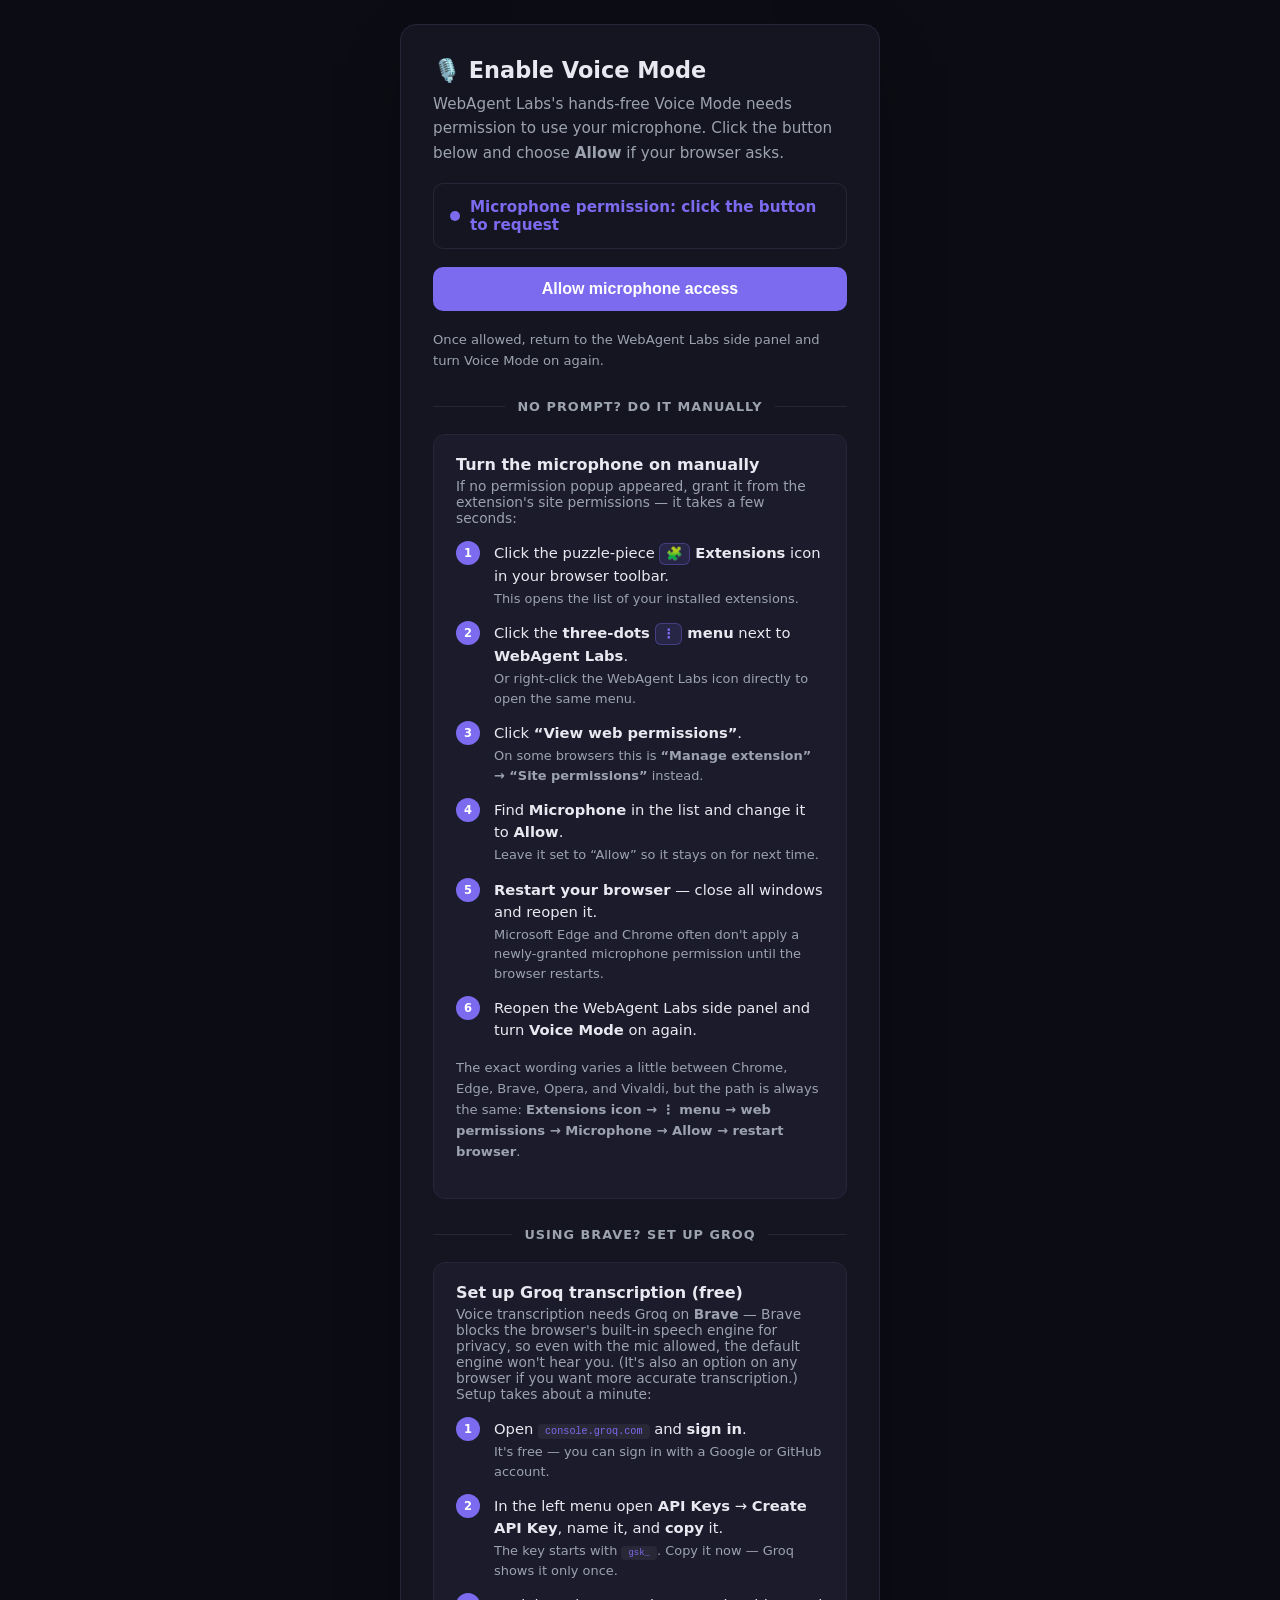
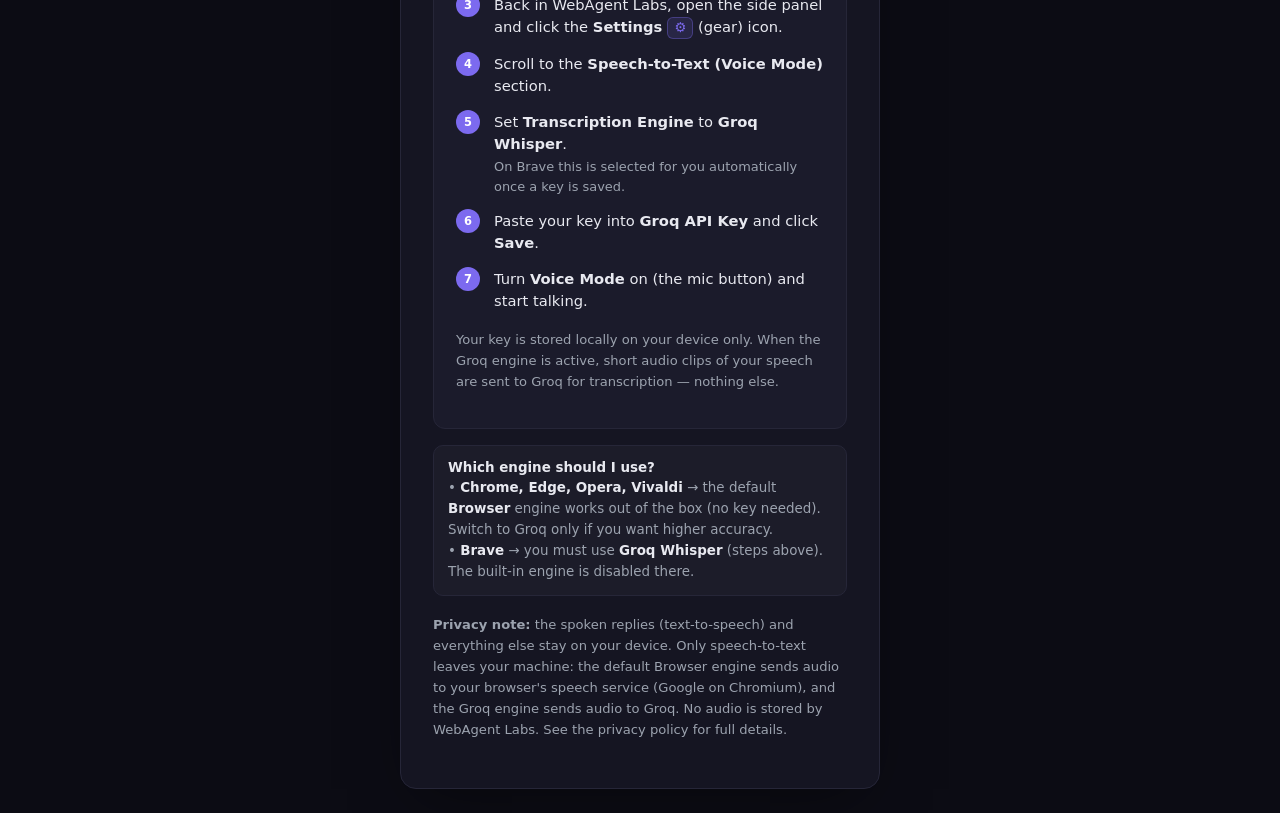
<file: mic-permission.html>
<!DOCTYPE html>
<html lang="en">
<head>
  <meta charset="UTF-8">
  <meta name="viewport" content="width=device-width, initial-scale=1.0">
  <title>WebAgent Labs — Microphone Permission</title>
  <style>
    :root { --accent:#7c6aef; --accent-2:#9d8cff; --bg:#0c0c14; --card:#151522; --card-2:#1b1b2b; --text:#e8e9f0; --muted:#9ca3af; --border:#262638; --green:#34d399; --red:#f87171; }
    * { margin:0; padding:0; box-sizing:border-box; }
    body { font-family:"Inter","Segoe UI",system-ui,sans-serif; background:var(--bg); color:var(--text); min-height:100vh; display:flex; align-items:center; justify-content:center; padding:24px; }
    .card { background:var(--card); border:1px solid var(--border); border-radius:16px; padding:32px; max-width:480px; width:100%; box-shadow:0 20px 60px -20px rgba(0,0,0,.5); }
    h1 { font-size:1.4em; font-weight:800; margin-bottom:8px; }
    p { color:var(--muted); font-size:.95em; line-height:1.6; margin-bottom:16px; }
    .status { display:flex; align-items:center; gap:10px; padding:14px 16px; border-radius:10px; font-weight:600; font-size:.95em; margin:18px 0; border:1px solid var(--border); }
    .status .dot { width:10px; height:10px; border-radius:50%; background:var(--muted); flex-shrink:0; }
    .status.granted { color:var(--green); } .status.granted .dot { background:var(--green); }
    .status.denied  { color:var(--red); }   .status.denied .dot { background:var(--red); }
    .status.prompt  { color:var(--accent); } .status.prompt .dot { background:var(--accent); }
    button { width:100%; padding:13px 20px; border:none; border-radius:10px; background:var(--accent); color:#fff; font-weight:700; font-size:1em; cursor:pointer; transition:.15s; }
    button:hover { background:var(--accent-2); }
    .hint { font-size:.82em; color:var(--muted); margin-top:18px; line-height:1.6; }
    code { background:rgba(255,255,255,.06); border:1px solid var(--border); border-radius:4px; padding:1px 6px; font-size:.85em; color:var(--accent); word-break:break-all; }

    /* ── Manual steps ── */
    .divider { display:flex; align-items:center; gap:12px; margin:28px 0 20px; color:var(--muted); font-size:.8em; font-weight:700; letter-spacing:.08em; text-transform:uppercase; }
    .divider::before, .divider::after { content:""; flex:1; height:1px; background:var(--border); }
    .manual { background:var(--card-2); border:1px solid var(--border); border-radius:12px; padding:20px 22px; }
    .manual-title { font-weight:700; font-size:1em; margin-bottom:4px; }
    .manual-sub { color:var(--muted); font-size:.86em; margin-bottom:16px; }
    ol.steps { list-style:none; counter-reset:step; margin:0; padding:0; }
    ol.steps li { counter-increment:step; position:relative; padding-left:38px; margin-bottom:14px; font-size:.92em; line-height:1.5; color:var(--text); }
    ol.steps li:last-child { margin-bottom:0; }
    ol.steps li::before {
      content:counter(step); position:absolute; left:0; top:-1px;
      width:24px; height:24px; border-radius:50%;
      background:var(--accent); color:#fff;
      font-size:.78em; font-weight:800; line-height:24px; text-align:center;
    }
    ol.steps li .sub { display:block; color:var(--muted); font-size:.88em; margin-top:2px; }
    .pill { display:inline-block; background:rgba(124,106,239,.14); border:1px solid rgba(124,106,239,.35); color:var(--accent); border-radius:6px; padding:0 6px; font-weight:700; font-size:.9em; }
    .brave-note { margin-top:16px; font-size:.84em; color:var(--muted); line-height:1.55; background:rgba(255,255,255,.03); border:1px solid var(--border); border-radius:10px; padding:12px 14px; }
    .brave-note strong { color:var(--text); }
  </style>
</head>
<body>
  <div class="card">
    <h1>🎙️ Enable Voice Mode</h1>
    <p>WebAgent Labs's hands-free Voice Mode needs permission to use your microphone. Click the button below and choose <strong>Allow</strong> if your browser asks.</p>

    <div class="status prompt" id="status">
      <span class="dot"></span><span id="statusText">Microphone permission: not yet requested</span>
    </div>

    <button id="grantBtn">Allow microphone access</button>

    <p class="hint" id="hint">
      Once allowed, return to the WebAgent Labs side panel and turn Voice Mode on again.
    </p>

    <!-- ── Manual fallback ── -->
    <div class="divider">No prompt? Do it manually</div>

    <div class="manual">
      <div class="manual-title">Turn the microphone on manually</div>
      <div class="manual-sub">If no permission popup appeared, grant it from the extension's site permissions — it takes a few seconds:</div>
      <ol class="steps">
        <li>
          Click the puzzle-piece <span class="pill">🧩</span> <strong>Extensions</strong> icon in your browser toolbar.
          <span class="sub">This opens the list of your installed extensions.</span>
        </li>
        <li>
          Click the <strong>three-dots <span class="pill">⋮</span> menu</strong> next to <strong>WebAgent Labs</strong>.
          <span class="sub">Or right-click the WebAgent Labs icon directly to open the same menu.</span>
        </li>
        <li>
          Click <strong>“View web permissions”</strong>.
          <span class="sub">On some browsers this is <strong>“Manage extension” → “Site permissions”</strong> instead.</span>
        </li>
        <li>
          Find <strong>Microphone</strong> in the list and change it to <strong>Allow</strong>.
          <span class="sub">Leave it set to “Allow” so it stays on for next time.</span>
        </li>
        <li>
          <strong>Restart your browser</strong> — close all windows and reopen it.
          <span class="sub">Microsoft Edge and Chrome often don't apply a newly-granted microphone permission until the browser restarts.</span>
        </li>
        <li>Reopen the WebAgent Labs side panel and turn <strong>Voice Mode</strong> on again.</li>
      </ol>
      <p class="hint" style="margin-top:16px">
        The exact wording varies a little between Chrome, Edge, Brave, Opera, and Vivaldi, but the path is always the same: <strong>Extensions icon → ⋮ menu → web permissions → Microphone → Allow → restart browser</strong>.
      </p>
    </div>

    <!-- ── Groq setup ── -->
    <div class="divider">Using Brave? Set up Groq</div>

    <div class="manual">
      <div class="manual-title">Set up Groq transcription (free)</div>
      <div class="manual-sub">
        Voice transcription needs Groq on <strong>Brave</strong> — Brave blocks the browser's built-in speech engine for privacy, so even with the mic allowed, the default engine won't hear you. (It's also an option on any browser if you want more accurate transcription.) Setup takes about a minute:
      </div>
      <ol class="steps">
        <li>
          Open <code>console.groq.com</code> and <strong>sign in</strong>.
          <span class="sub">It's free — you can sign in with a Google or GitHub account.</span>
        </li>
        <li>
          In the left menu open <strong>API Keys</strong> → <strong>Create API Key</strong>, name it, and <strong>copy</strong> it.
          <span class="sub">The key starts with <code>gsk_</code>. Copy it now — Groq shows it only once.</span>
        </li>
        <li>
          Back in WebAgent Labs, open the side panel and click the <strong>Settings <span class="pill">⚙</span></strong> (gear) icon.
        </li>
        <li>
          Scroll to the <strong>Speech-to-Text (Voice Mode)</strong> section.
        </li>
        <li>
          Set <strong>Transcription Engine</strong> to <strong>Groq Whisper</strong>.
          <span class="sub">On Brave this is selected for you automatically once a key is saved.</span>
        </li>
        <li>
          Paste your key into <strong>Groq API Key</strong> and click <strong>Save</strong>.
        </li>
        <li>Turn <strong>Voice Mode</strong> on (the mic button) and start talking.</li>
      </ol>
      <p class="hint" style="margin-top:16px">
        Your key is stored locally on your device only. When the Groq engine is active, short audio clips of your speech are sent to Groq for transcription — nothing else.
      </p>
    </div>

    <!-- ── Which engine? ── -->
    <div class="brave-note">
      <strong>Which engine should I use?</strong><br>
      • <strong>Chrome, Edge, Opera, Vivaldi</strong> → the default <strong>Browser</strong> engine works out of the box (no key needed). Switch to Groq only if you want higher accuracy.<br>
      • <strong>Brave</strong> → you must use <strong>Groq Whisper</strong> (steps above). The built-in engine is disabled there.
    </div>

    <p class="hint">
      <strong>Privacy note:</strong> the spoken replies (text-to-speech) and everything else stay on your device. Only speech-to-text leaves your machine: the default Browser engine sends audio to your browser's speech service (Google on Chromium), and the Groq engine sends audio to Groq. No audio is stored by WebAgent Labs. See the privacy policy for full details.
    </p>
  </div>

  <script>
    const statusEl = document.getElementById("status");
    const statusText = document.getElementById("statusText");
    const grantBtn = document.getElementById("grantBtn");
    const hint = document.getElementById("hint");

    function setStatus(kind, text) {
      statusEl.className = "status " + kind;
      statusText.textContent = text;
    }

    async function refreshState() {
      try {
        if (navigator.permissions) {
          const p = await navigator.permissions.query({ name: "microphone" });
          if (p.state === "granted") {
            setStatus("granted", "Microphone permission: granted ✓");
            grantBtn.textContent = "Granted — you can close this tab";
            hint.innerHTML = "All set. Return to the WebAgent Labs side panel and turn Voice Mode on.";
          } else if (p.state === "denied") {
            setStatus("denied", "Microphone permission: blocked ✗");
            hint.innerHTML = "Permission is blocked. Use the manual steps below to set Microphone to <strong>Allow</strong>, then reload this page.";
          } else {
            setStatus("prompt", "Microphone permission: click the button to request");
          }
          p.onchange = refreshState;
        }
      } catch (e) { /* permissions API not available — button + manual steps still work */ }
    }

    grantBtn.addEventListener("click", async () => {
      try {
        const stream = await navigator.mediaDevices.getUserMedia({ audio: true });
        stream.getTracks().forEach(t => t.stop());
        setStatus("granted", "Microphone permission: granted ✓");
        grantBtn.textContent = "Granted — you can close this tab";
        hint.innerHTML = "All set. Return to the WebAgent Labs side panel and turn Voice Mode on.";
      } catch (e) {
        setStatus("denied", "No prompt / access blocked (" + (e.name || "error") + ")");
        hint.innerHTML = "Your browser didn't show a prompt. Use the manual steps below to set Microphone to <strong>Allow</strong>, then reload this page.";
      }
    });

    refreshState();
  </script>
</body>
</html>
</file>
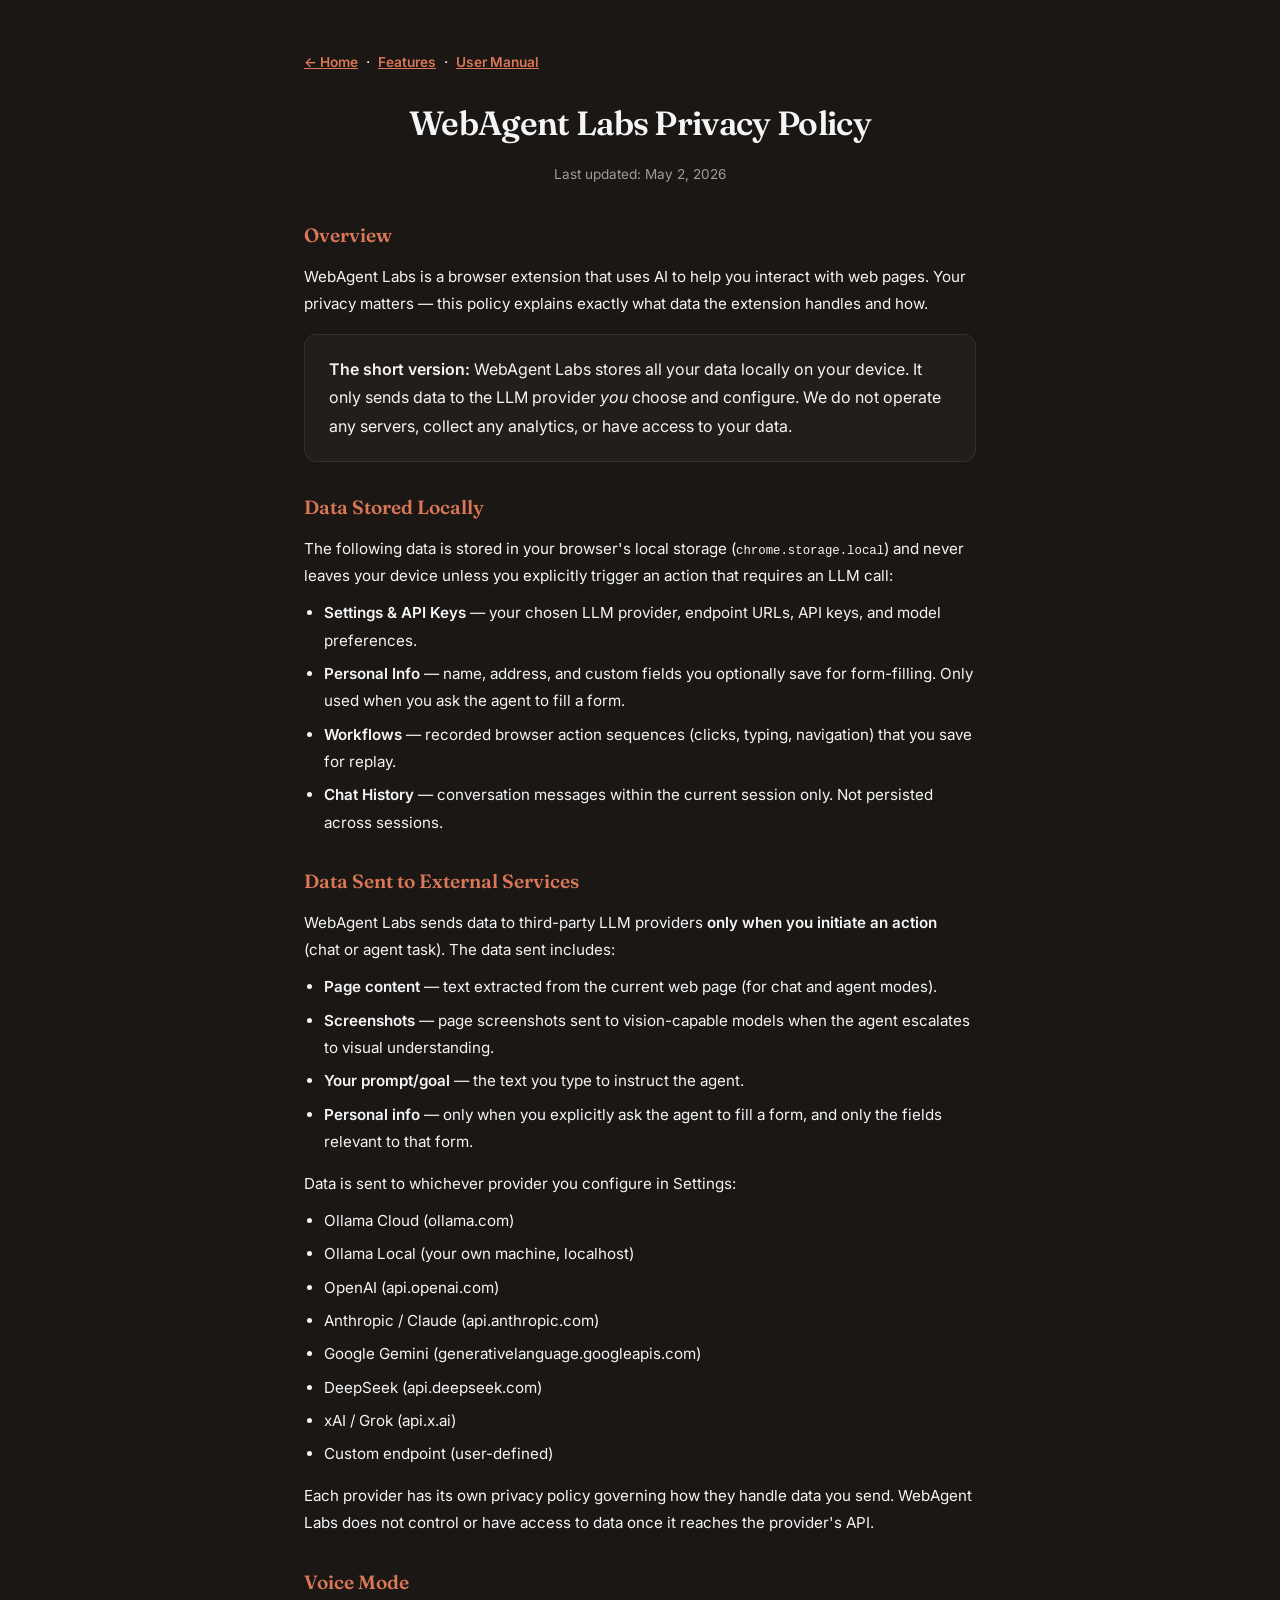
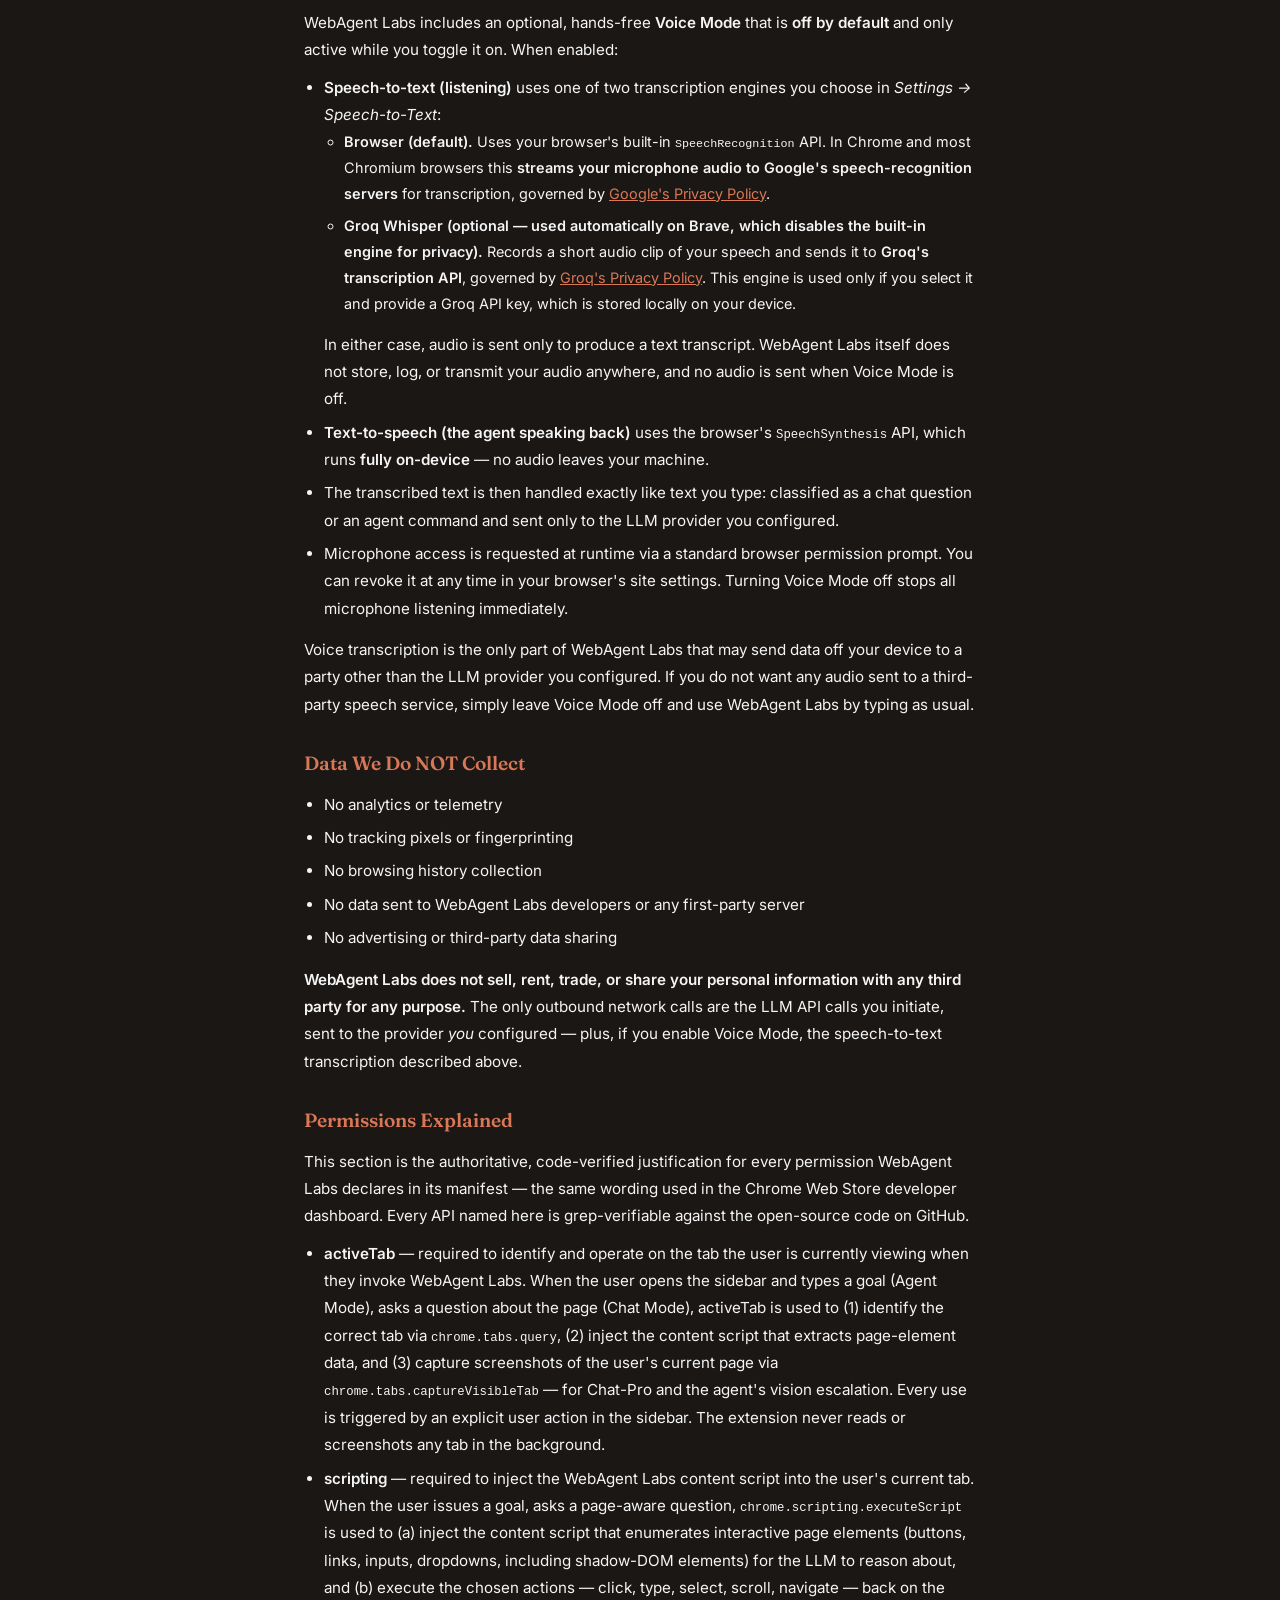
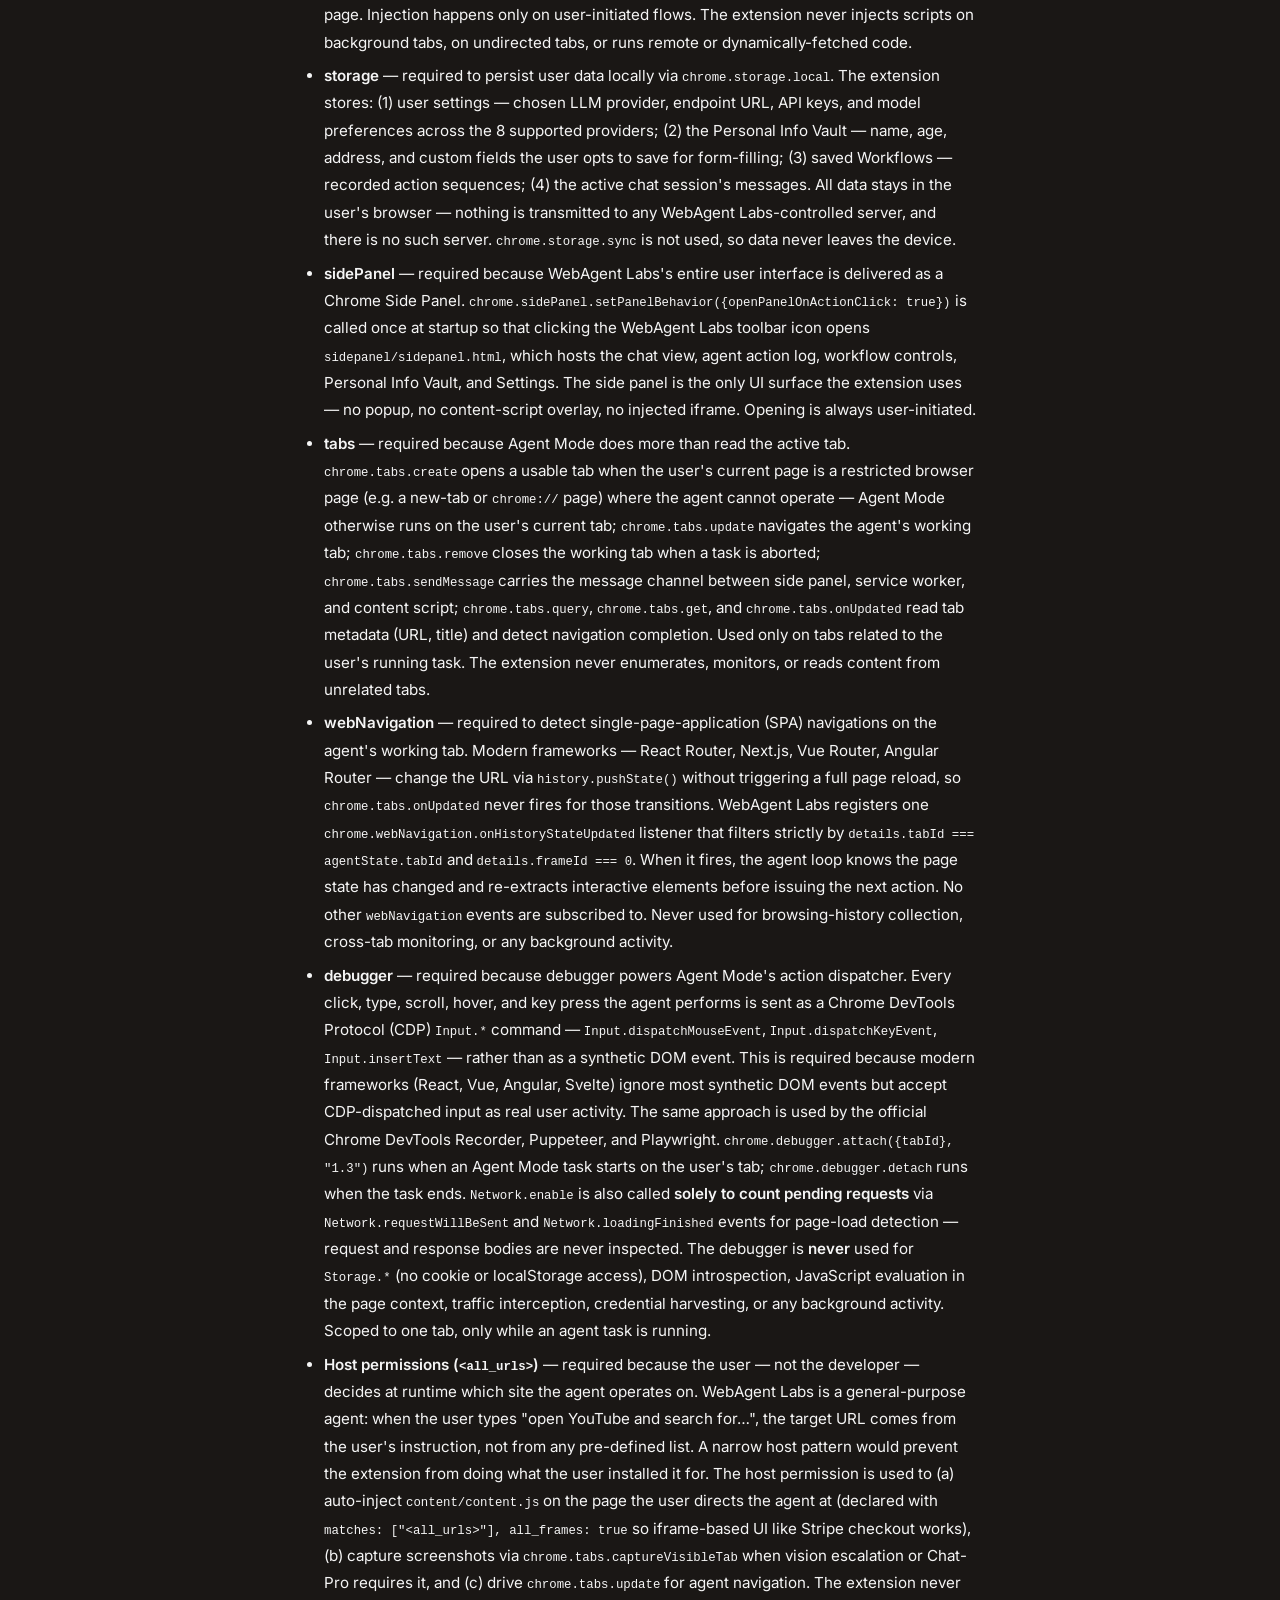
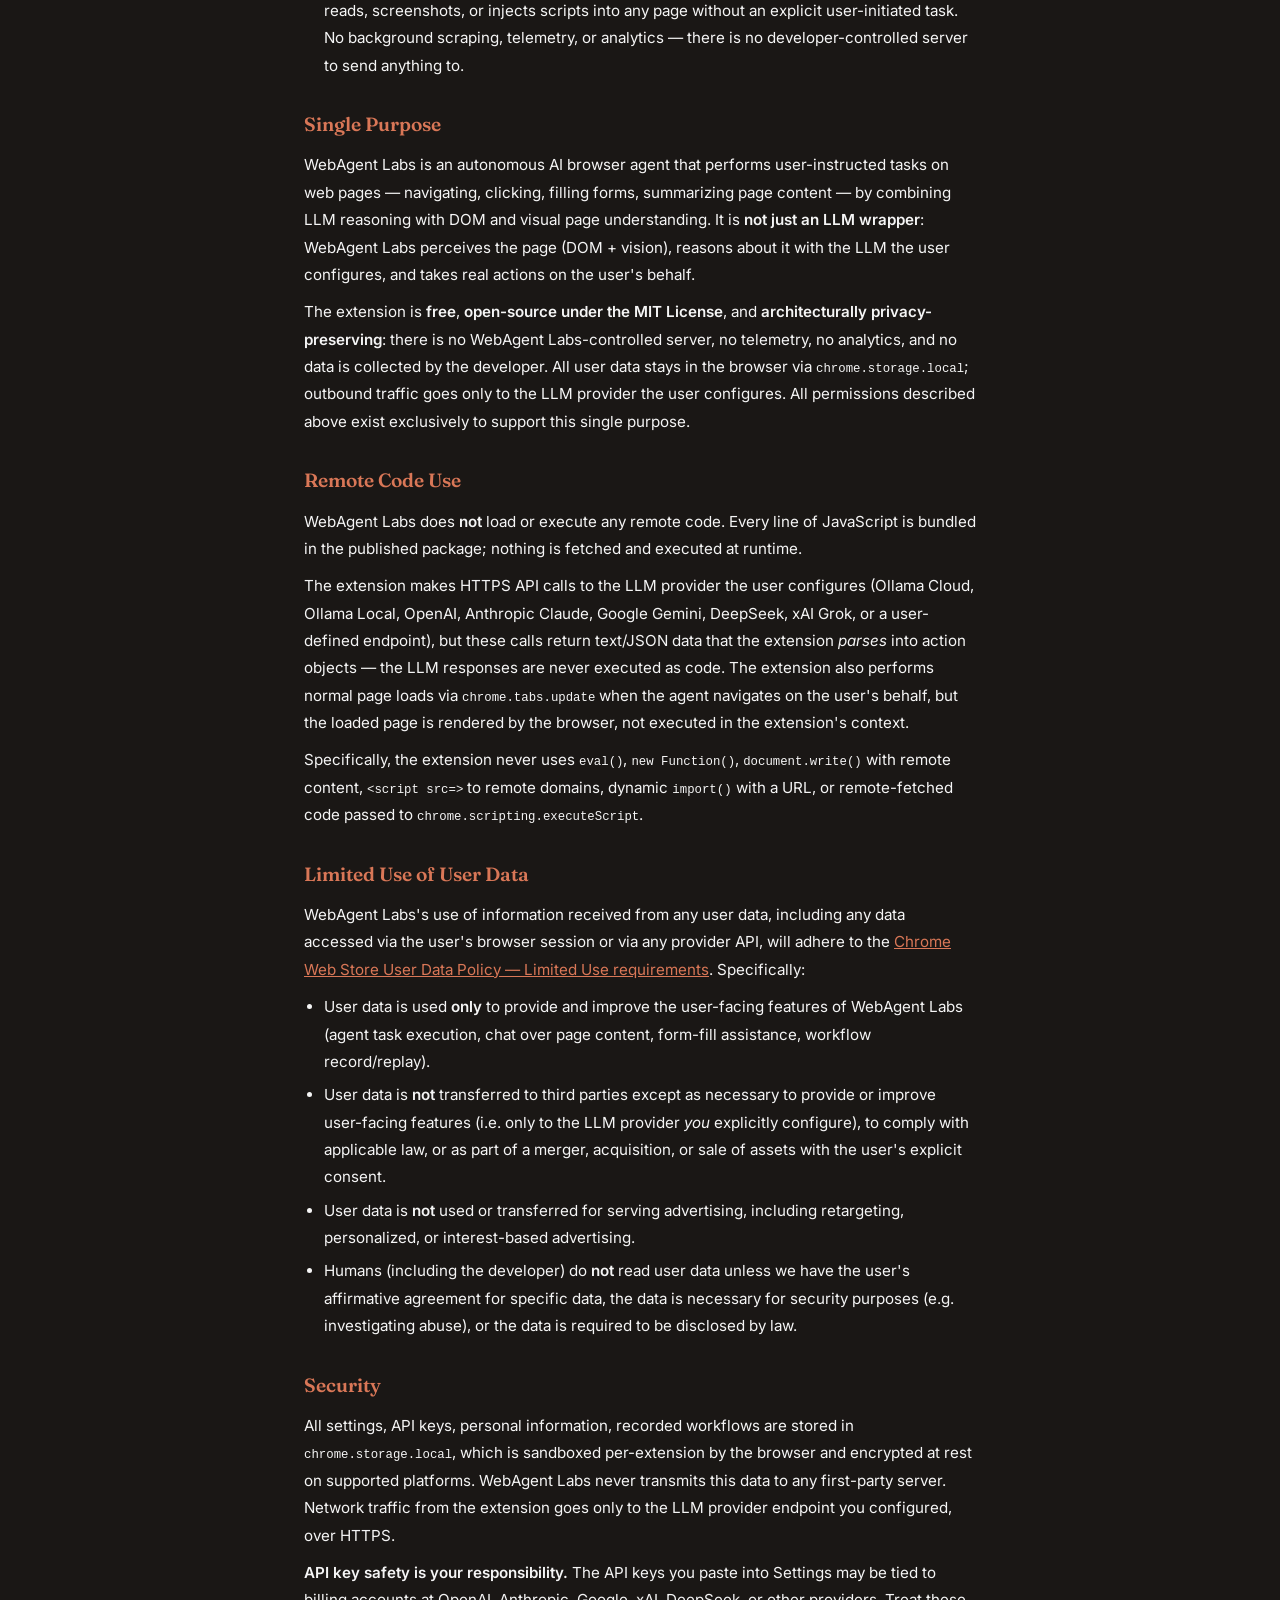
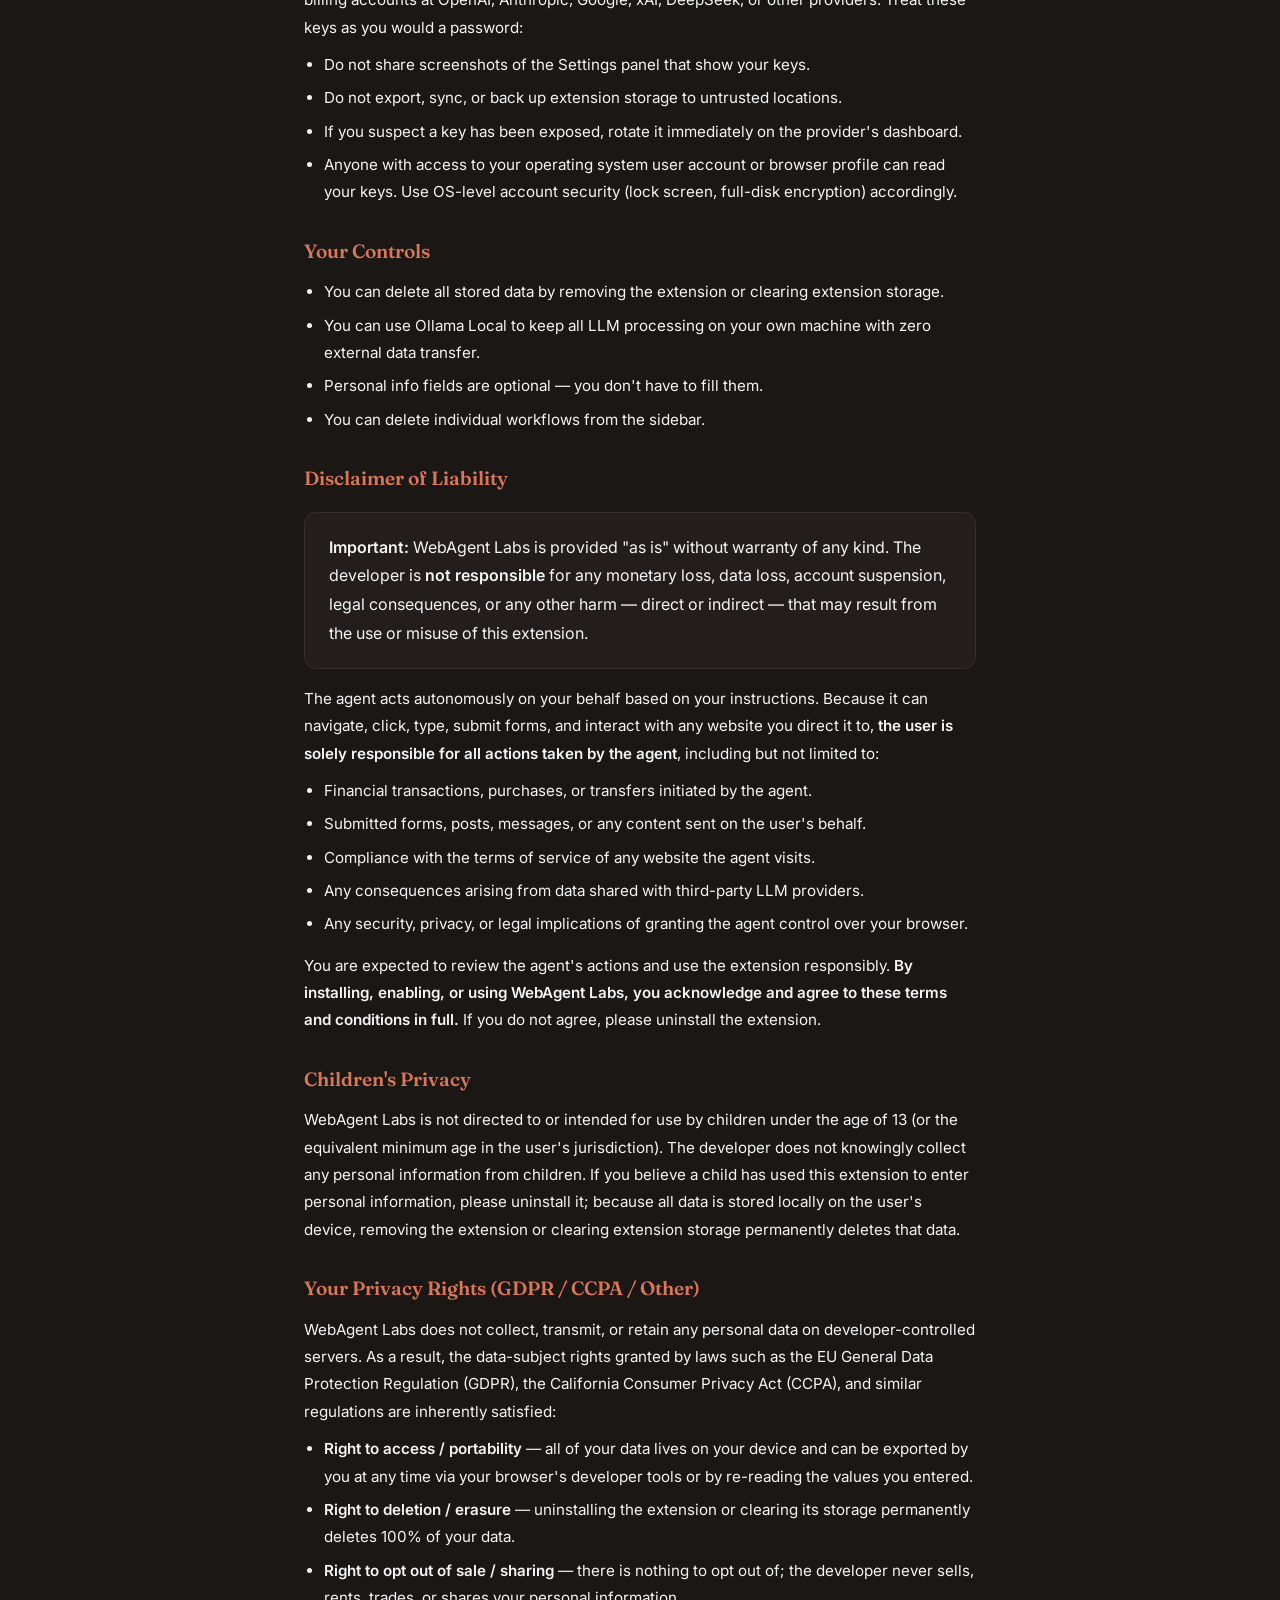
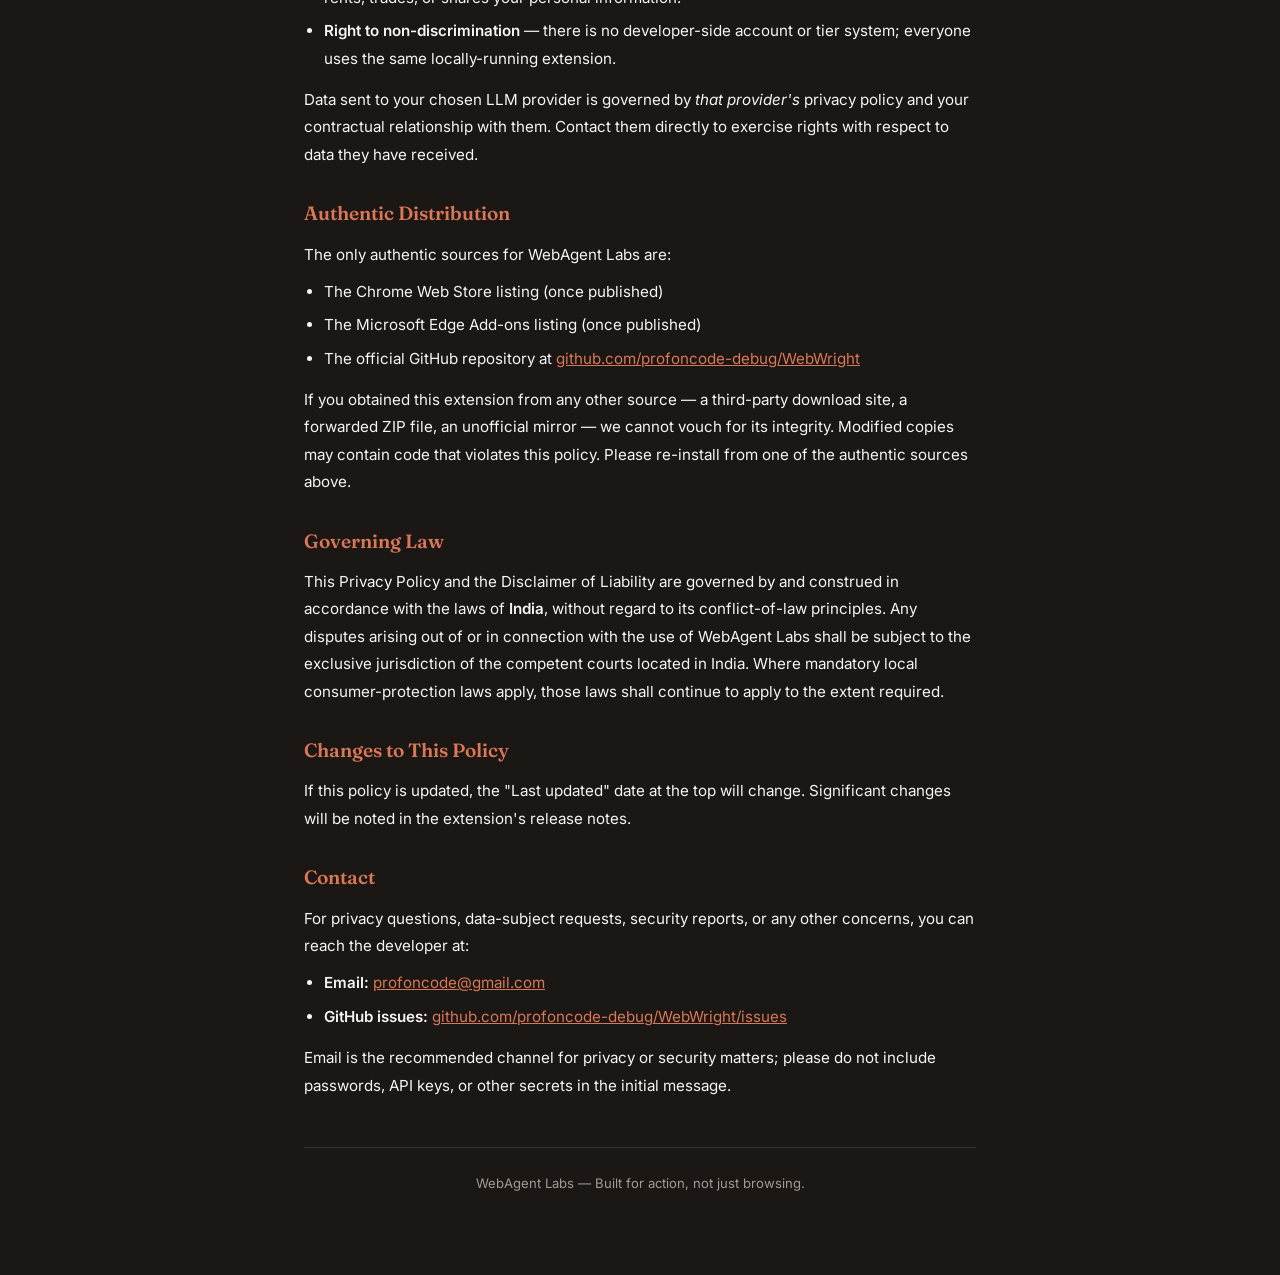
<file: privacy-policy.html>
<!DOCTYPE html>
<html lang="en">
<head>
  <meta charset="UTF-8">
  <meta name="viewport" content="width=device-width, initial-scale=1.0">
  <title>WebAgent Labs — Privacy Policy</title>
  <link rel="preconnect" href="https://fonts.googleapis.com">
  <link rel="preconnect" href="https://fonts.gstatic.com" crossorigin>
  <link href="https://fonts.googleapis.com/css2?family=Fraunces:opsz,wght@9..144,400;9..144,600;9..144,700&family=Inter:wght@400;500;600&display=swap" rel="stylesheet">
  <style>
    /* Claude-style warm theme */
    :root { --accent: #D97757; --bg: #1A1715; --card: #231E1B; --text: #F5F5F5; --muted: #A39A92; --border: #36302B; --serif: 'Fraunces', Georgia, serif; }
    * { margin: 0; padding: 0; box-sizing: border-box; }
    body { font-family: "Inter", "Segoe UI", system-ui, sans-serif; background: var(--bg); color: var(--text); line-height: 1.8; }
    .wrap { max-width: 720px; margin: 0 auto; padding: 48px 24px 80px; }
    h1 { font-family: var(--serif); font-size: 2.1em; font-weight: 600; margin-bottom: 8px; letter-spacing: -0.02em; text-align: center; }
    .updated { font-size: 0.85em; color: var(--muted); margin-bottom: 32px; text-align: center; }
    h2 { font-family: var(--serif); font-size: 1.2em; font-weight: 600; color: var(--accent); margin: 28px 0 10px; }
    p, li { font-size: 0.95em; color: var(--text); margin-bottom: 10px; }
    ul { padding-left: 20px; margin-bottom: 14px; }
    li { margin-bottom: 6px; }
    strong { font-weight: 600; }
    a { color: var(--accent); }
    .card { background: var(--card); border: 1px solid var(--border); border-radius: 12px; padding: 20px 24px; margin: 16px 0; }
    .footer { text-align: center; margin-top: 48px; padding-top: 24px; border-top: 1px solid var(--border); font-size: 0.82em; color: var(--muted); }
  </style>
</head>
<body>
  <div class="wrap">
    <p style="margin-bottom:18px"><a href="index.html" style="font-weight:600;font-size:0.9em">&larr; Home</a> &nbsp;·&nbsp; <a href="features.html" style="font-weight:600;font-size:0.9em">Features</a> &nbsp;·&nbsp; <a href="manual.html" style="font-weight:600;font-size:0.9em">User Manual</a></p>
    <h1>WebAgent Labs Privacy Policy</h1>
    <div class="updated">Last updated: May 2, 2026</div>

    <h2>Overview</h2>
    <p>WebAgent Labs is a browser extension that uses AI to help you interact with web pages. Your privacy matters — this policy explains exactly what data the extension handles and how.</p>

    <div class="card">
      <strong>The short version:</strong> WebAgent Labs stores all your data locally on your device. It only sends data to the LLM provider <em>you</em> choose and configure. We do not operate any servers, collect any analytics, or have access to your data.
    </div>

    <h2>Data Stored Locally</h2>
    <p>The following data is stored in your browser's local storage (<code>chrome.storage.local</code>) and never leaves your device unless you explicitly trigger an action that requires an LLM call:</p>
    <ul>
      <li><strong>Settings & API Keys</strong> — your chosen LLM provider, endpoint URLs, API keys, and model preferences.</li>
      <li><strong>Personal Info</strong> — name, address, and custom fields you optionally save for form-filling. Only used when you ask the agent to fill a form.</li>
      <li><strong>Workflows</strong> — recorded browser action sequences (clicks, typing, navigation) that you save for replay.</li>
      <li><strong>Chat History</strong> — conversation messages within the current session only. Not persisted across sessions.</li>
    </ul>

    <h2>Data Sent to External Services</h2>
    <p>WebAgent Labs sends data to third-party LLM providers <strong>only when you initiate an action</strong> (chat or agent task). The data sent includes:</p>
    <ul>
      <li><strong>Page content</strong> — text extracted from the current web page (for chat and agent modes).</li>
      <li><strong>Screenshots</strong> — page screenshots sent to vision-capable models when the agent escalates to visual understanding.</li>
      <li><strong>Your prompt/goal</strong> — the text you type to instruct the agent.</li>
      <li><strong>Personal info</strong> — only when you explicitly ask the agent to fill a form, and only the fields relevant to that form.</li>
    </ul>
    <p>Data is sent to whichever provider you configure in Settings:</p>
    <ul>
      <li>Ollama Cloud (ollama.com)</li>
      <li>Ollama Local (your own machine, localhost)</li>
      <li>OpenAI (api.openai.com)</li>
      <li>Anthropic / Claude (api.anthropic.com)</li>
      <li>Google Gemini (generativelanguage.googleapis.com)</li>
      <li>DeepSeek (api.deepseek.com)</li>
      <li>xAI / Grok (api.x.ai)</li>
      <li>Custom endpoint (user-defined)</li>
    </ul>
    <p>Each provider has its own privacy policy governing how they handle data you send. WebAgent Labs does not control or have access to data once it reaches the provider's API.</p>

    <h2>Voice Mode</h2>
    <p>WebAgent Labs includes an optional, hands-free <strong>Voice Mode</strong> that is <strong>off by default</strong> and only active while you toggle it on. When enabled:</p>
    <ul>
      <li><strong>Speech-to-text (listening)</strong> uses one of two transcription engines you choose in <em>Settings → Speech-to-Text</em>:
        <ul>
          <li><strong>Browser (default).</strong> Uses your browser's built-in <code>SpeechRecognition</code> API. In Chrome and most Chromium browsers this <strong>streams your microphone audio to Google's speech-recognition servers</strong> for transcription, governed by <a href="https://policies.google.com/privacy" target="_blank">Google's Privacy Policy</a>.</li>
          <li><strong>Groq Whisper (optional — used automatically on Brave, which disables the built-in engine for privacy).</strong> Records a short audio clip of your speech and sends it to <strong>Groq's transcription API</strong>, governed by <a href="https://groq.com/privacy-policy/" target="_blank">Groq's Privacy Policy</a>. This engine is used only if you select it and provide a Groq API key, which is stored locally on your device.</li>
        </ul>
        In either case, audio is sent only to produce a text transcript. WebAgent Labs itself does not store, log, or transmit your audio anywhere, and no audio is sent when Voice Mode is off.</li>
      <li><strong>Text-to-speech (the agent speaking back)</strong> uses the browser's <code>SpeechSynthesis</code> API, which runs <strong>fully on-device</strong> — no audio leaves your machine.</li>
      <li>The transcribed text is then handled exactly like text you type: classified as a chat question or an agent command and sent only to the LLM provider you configured.</li>
      <li>Microphone access is requested at runtime via a standard browser permission prompt. You can revoke it at any time in your browser's site settings. Turning Voice Mode off stops all microphone listening immediately.</li>
    </ul>
    <p>Voice transcription is the only part of WebAgent Labs that may send data off your device to a party other than the LLM provider you configured. If you do not want any audio sent to a third-party speech service, simply leave Voice Mode off and use WebAgent Labs by typing as usual.</p>

    <h2>Data We Do NOT Collect</h2>
    <ul>
      <li>No analytics or telemetry</li>
      <li>No tracking pixels or fingerprinting</li>
      <li>No browsing history collection</li>
      <li>No data sent to WebAgent Labs developers or any first-party server</li>
      <li>No advertising or third-party data sharing</li>
    </ul>
    <p><strong>WebAgent Labs does not sell, rent, trade, or share your personal information with any third party for any purpose.</strong> The only outbound network calls are the LLM API calls you initiate, sent to the provider <em>you</em> configured — plus, if you enable Voice Mode, the speech-to-text transcription described above.</p>

    <h2>Permissions Explained</h2>
    <p>This section is the authoritative, code-verified justification for every permission WebAgent Labs declares in its manifest — the same wording used in the Chrome Web Store developer dashboard. Every API named here is grep-verifiable against the open-source code on GitHub.</p>

    <ul>
      <li><strong>activeTab</strong> — required to identify and operate on the tab the user is currently viewing when they invoke WebAgent Labs. When the user opens the sidebar and types a goal (Agent Mode), asks a question about the page (Chat Mode), activeTab is used to (1) identify the correct tab via <code>chrome.tabs.query</code>, (2) inject the content script that extracts page-element data, and (3) capture screenshots of the user's current page via <code>chrome.tabs.captureVisibleTab</code> — for Chat-Pro and the agent's vision escalation. Every use is triggered by an explicit user action in the sidebar. The extension never reads or screenshots any tab in the background.</li>

      <li><strong>scripting</strong> — required to inject the WebAgent Labs content script into the user's current tab. When the user issues a goal, asks a page-aware question, <code>chrome.scripting.executeScript</code> is used to (a) inject the content script that enumerates interactive page elements (buttons, links, inputs, dropdowns, including shadow-DOM elements) for the LLM to reason about, and (b) execute the chosen actions — click, type, select, scroll, navigate — back on the page. Injection happens only on user-initiated flows. The extension never injects scripts on background tabs, on undirected tabs, or runs remote or dynamically-fetched code.</li>

      <li><strong>storage</strong> — required to persist user data locally via <code>chrome.storage.local</code>. The extension stores: (1) user settings — chosen LLM provider, endpoint URL, API keys, and model preferences across the 8 supported providers; (2) the Personal Info Vault — name, age, address, and custom fields the user opts to save for form-filling; (3) saved Workflows — recorded action sequences; (4) the active chat session's messages. All data stays in the user's browser — nothing is transmitted to any WebAgent Labs-controlled server, and there is no such server. <code>chrome.storage.sync</code> is not used, so data never leaves the device.</li>

      <li><strong>sidePanel</strong> — required because WebAgent Labs's entire user interface is delivered as a Chrome Side Panel. <code>chrome.sidePanel.setPanelBehavior({openPanelOnActionClick: true})</code> is called once at startup so that clicking the WebAgent Labs toolbar icon opens <code>sidepanel/sidepanel.html</code>, which hosts the chat view, agent action log, workflow controls, Personal Info Vault, and Settings. The side panel is the only UI surface the extension uses — no popup, no content-script overlay, no injected iframe. Opening is always user-initiated.</li>

      <li><strong>tabs</strong> — required because Agent Mode does more than read the active tab. <code>chrome.tabs.create</code> opens a usable tab when the user's current page is a restricted browser page (e.g. a new-tab or <code>chrome://</code> page) where the agent cannot operate — Agent Mode otherwise runs on the user's current tab; <code>chrome.tabs.update</code> navigates the agent's working tab; <code>chrome.tabs.remove</code> closes the working tab when a task is aborted; <code>chrome.tabs.sendMessage</code> carries the message channel between side panel, service worker, and content script; <code>chrome.tabs.query</code>, <code>chrome.tabs.get</code>, and <code>chrome.tabs.onUpdated</code> read tab metadata (URL, title) and detect navigation completion. Used only on tabs related to the user's running task. The extension never enumerates, monitors, or reads content from unrelated tabs.</li>

      <li><strong>webNavigation</strong> — required to detect single-page-application (SPA) navigations on the agent's working tab. Modern frameworks — React Router, Next.js, Vue Router, Angular Router — change the URL via <code>history.pushState()</code> without triggering a full page reload, so <code>chrome.tabs.onUpdated</code> never fires for those transitions. WebAgent Labs registers one <code>chrome.webNavigation.onHistoryStateUpdated</code> listener that filters strictly by <code>details.tabId === agentState.tabId</code> and <code>details.frameId === 0</code>. When it fires, the agent loop knows the page state has changed and re-extracts interactive elements before issuing the next action. No other <code>webNavigation</code> events are subscribed to. Never used for browsing-history collection, cross-tab monitoring, or any background activity.</li>

      <li><strong>debugger</strong> — required because debugger powers Agent Mode's action dispatcher. Every click, type, scroll, hover, and key press the agent performs is sent as a Chrome DevTools Protocol (CDP) <code>Input.*</code> command — <code>Input.dispatchMouseEvent</code>, <code>Input.dispatchKeyEvent</code>, <code>Input.insertText</code> — rather than as a synthetic DOM event. This is required because modern frameworks (React, Vue, Angular, Svelte) ignore most synthetic DOM events but accept CDP-dispatched input as real user activity. The same approach is used by the official Chrome DevTools Recorder, Puppeteer, and Playwright. <code>chrome.debugger.attach({tabId}, "1.3")</code> runs when an Agent Mode task starts on the user's tab; <code>chrome.debugger.detach</code> runs when the task ends. <code>Network.enable</code> is also called <strong>solely to count pending requests</strong> via <code>Network.requestWillBeSent</code> and <code>Network.loadingFinished</code> events for page-load detection — request and response bodies are never inspected. The debugger is <strong>never</strong> used for <code>Storage.*</code> (no cookie or localStorage access), DOM introspection, JavaScript evaluation in the page context, traffic interception, credential harvesting, or any background activity. Scoped to one tab, only while an agent task is running.</li>

      <li><strong>Host permissions (<code>&lt;all_urls&gt;</code>)</strong> — required because the user — not the developer — decides at runtime which site the agent operates on. WebAgent Labs is a general-purpose agent: when the user types "open YouTube and search for…", the target URL comes from the user's instruction, not from any pre-defined list. A narrow host pattern would prevent the extension from doing what the user installed it for. The host permission is used to (a) auto-inject <code>content/content.js</code> on the page the user directs the agent at (declared with <code>matches: ["&lt;all_urls&gt;"], all_frames: true</code> so iframe-based UI like Stripe checkout works), (b) capture screenshots via <code>chrome.tabs.captureVisibleTab</code> when vision escalation or Chat-Pro requires it, and (c) drive <code>chrome.tabs.update</code> for agent navigation. The extension never reads, screenshots, or injects scripts into any page without an explicit user-initiated task. No background scraping, telemetry, or analytics — there is no developer-controlled server to send anything to.</li>
    </ul>

    <h2>Single Purpose</h2>
    <p>WebAgent Labs is an autonomous AI browser agent that performs user-instructed tasks on web pages — navigating, clicking, filling forms, summarizing page content — by combining LLM reasoning with DOM and visual page understanding. It is <strong>not just an LLM wrapper</strong>: WebAgent Labs perceives the page (DOM + vision), reasons about it with the LLM the user configures, and takes real actions on the user's behalf.</p>
    <p>The extension is <strong>free</strong>, <strong>open-source under the MIT License</strong>, and <strong>architecturally privacy-preserving</strong>: there is no WebAgent Labs-controlled server, no telemetry, no analytics, and no data is collected by the developer. All user data stays in the browser via <code>chrome.storage.local</code>; outbound traffic goes only to the LLM provider the user configures. All permissions described above exist exclusively to support this single purpose.</p>

    <h2>Remote Code Use</h2>
    <p>WebAgent Labs does <strong>not</strong> load or execute any remote code. Every line of JavaScript is bundled in the published package; nothing is fetched and executed at runtime.</p>
    <p>The extension makes HTTPS API calls to the LLM provider the user configures (Ollama Cloud, Ollama Local, OpenAI, Anthropic Claude, Google Gemini, DeepSeek, xAI Grok, or a user-defined endpoint), but these calls return text/JSON data that the extension <em>parses</em> into action objects — the LLM responses are never executed as code. The extension also performs normal page loads via <code>chrome.tabs.update</code> when the agent navigates on the user's behalf, but the loaded page is rendered by the browser, not executed in the extension's context.</p>
    <p>Specifically, the extension never uses <code>eval()</code>, <code>new Function()</code>, <code>document.write()</code> with remote content, <code>&lt;script src=&gt;</code> to remote domains, dynamic <code>import()</code> with a URL, or remote-fetched code passed to <code>chrome.scripting.executeScript</code>.</p>

    <h2>Limited Use of User Data</h2>
    <p>WebAgent Labs's use of information received from any user data, including any data accessed via the user's browser session or via any provider API, will adhere to the <a href="https://developer.chrome.com/docs/webstore/program-policies/limited-use" target="_blank">Chrome Web Store User Data Policy — Limited Use requirements</a>. Specifically:</p>
    <ul>
      <li>User data is used <strong>only</strong> to provide and improve the user-facing features of WebAgent Labs (agent task execution, chat over page content, form-fill assistance, workflow record/replay).</li>
      <li>User data is <strong>not</strong> transferred to third parties except as necessary to provide or improve user-facing features (i.e. only to the LLM provider <em>you</em> explicitly configure), to comply with applicable law, or as part of a merger, acquisition, or sale of assets with the user's explicit consent.</li>
      <li>User data is <strong>not</strong> used or transferred for serving advertising, including retargeting, personalized, or interest-based advertising.</li>
      <li>Humans (including the developer) do <strong>not</strong> read user data unless we have the user's affirmative agreement for specific data, the data is necessary for security purposes (e.g. investigating abuse), or the data is required to be disclosed by law.</li>
    </ul>

    <h2>Security</h2>
    <p>All settings, API keys, personal information, recorded workflows are stored in <code>chrome.storage.local</code>, which is sandboxed per-extension by the browser and encrypted at rest on supported platforms. WebAgent Labs never transmits this data to any first-party server. Network traffic from the extension goes only to the LLM provider endpoint you configured, over HTTPS.</p>
    <p><strong>API key safety is your responsibility.</strong> The API keys you paste into Settings may be tied to billing accounts at OpenAI, Anthropic, Google, xAI, DeepSeek, or other providers. Treat these keys as you would a password:</p>
    <ul>
      <li>Do not share screenshots of the Settings panel that show your keys.</li>
      <li>Do not export, sync, or back up extension storage to untrusted locations.</li>
      <li>If you suspect a key has been exposed, rotate it immediately on the provider's dashboard.</li>
      <li>Anyone with access to your operating system user account or browser profile can read your keys. Use OS-level account security (lock screen, full-disk encryption) accordingly.</li>
    </ul>

    <h2>Your Controls</h2>
    <ul>
      <li>You can delete all stored data by removing the extension or clearing extension storage.</li>
      <li>You can use Ollama Local to keep all LLM processing on your own machine with zero external data transfer.</li>
      <li>Personal info fields are optional — you don't have to fill them.</li>
      <li>You can delete individual workflows from the sidebar.</li>
    </ul>

    <h2>Disclaimer of Liability</h2>
    <div class="card">
      <strong>Important:</strong> WebAgent Labs is provided "as is" without warranty of any kind. The developer is <strong>not responsible</strong> for any monetary loss, data loss, account suspension, legal consequences, or any other harm — direct or indirect — that may result from the use or misuse of this extension.
    </div>
    <p>The agent acts autonomously on your behalf based on your instructions. Because it can navigate, click, type, submit forms, and interact with any website you direct it to, <strong>the user is solely responsible for all actions taken by the agent</strong>, including but not limited to:</p>
    <ul>
      <li>Financial transactions, purchases, or transfers initiated by the agent.</li>
      <li>Submitted forms, posts, messages, or any content sent on the user's behalf.</li>
      <li>Compliance with the terms of service of any website the agent visits.</li>
      <li>Any consequences arising from data shared with third-party LLM providers.</li>
      <li>Any security, privacy, or legal implications of granting the agent control over your browser.</li>
    </ul>
    <p>You are expected to review the agent's actions and use the extension responsibly. <strong>By installing, enabling, or using WebAgent Labs, you acknowledge and agree to these terms and conditions in full.</strong> If you do not agree, please uninstall the extension.</p>

    <h2>Children's Privacy</h2>
    <p>WebAgent Labs is not directed to or intended for use by children under the age of 13 (or the equivalent minimum age in the user's jurisdiction). The developer does not knowingly collect any personal information from children. If you believe a child has used this extension to enter personal information, please uninstall it; because all data is stored locally on the user's device, removing the extension or clearing extension storage permanently deletes that data.</p>

    <h2>Your Privacy Rights (GDPR / CCPA / Other)</h2>
    <p>WebAgent Labs does not collect, transmit, or retain any personal data on developer-controlled servers. As a result, the data-subject rights granted by laws such as the EU General Data Protection Regulation (GDPR), the California Consumer Privacy Act (CCPA), and similar regulations are inherently satisfied:</p>
    <ul>
      <li><strong>Right to access / portability</strong> — all of your data lives on your device and can be exported by you at any time via your browser's developer tools or by re-reading the values you entered.</li>
      <li><strong>Right to deletion / erasure</strong> — uninstalling the extension or clearing its storage permanently deletes 100% of your data.</li>
      <li><strong>Right to opt out of sale / sharing</strong> — there is nothing to opt out of; the developer never sells, rents, trades, or shares your personal information.</li>
      <li><strong>Right to non-discrimination</strong> — there is no developer-side account or tier system; everyone uses the same locally-running extension.</li>
    </ul>
    <p>Data sent to your chosen LLM provider is governed by <em>that provider's</em> privacy policy and your contractual relationship with them. Contact them directly to exercise rights with respect to data they have received.</p>

    <h2>Authentic Distribution</h2>
    <p>The only authentic sources for WebAgent Labs are:</p>
    <ul>
      <li>The Chrome Web Store listing (once published)</li>
      <li>The Microsoft Edge Add-ons listing (once published)</li>
      <li>The official GitHub repository at <a href="https://github.com/profoncode-debug/WebWright/" target="_blank">github.com/profoncode-debug/WebWright</a></li>
    </ul>
    <p>If you obtained this extension from any other source — a third-party download site, a forwarded ZIP file, an unofficial mirror — we cannot vouch for its integrity. Modified copies may contain code that violates this policy. Please re-install from one of the authentic sources above.</p>

    <h2>Governing Law</h2>
    <p>This Privacy Policy and the Disclaimer of Liability are governed by and construed in accordance with the laws of <strong>India</strong>, without regard to its conflict-of-law principles. Any disputes arising out of or in connection with the use of WebAgent Labs shall be subject to the exclusive jurisdiction of the competent courts located in India. Where mandatory local consumer-protection laws apply, those laws shall continue to apply to the extent required.</p>

    <h2>Changes to This Policy</h2>
    <p>If this policy is updated, the "Last updated" date at the top will change. Significant changes will be noted in the extension's release notes.</p>

    <h2>Contact</h2>
    <p>For privacy questions, data-subject requests, security reports, or any other concerns, you can reach the developer at:</p>
    <ul>
      <li><strong>Email:</strong> <a href="mailto:profoncode@gmail.com">profoncode@gmail.com</a></li>
      <li><strong>GitHub issues:</strong> <a href="https://github.com/profoncode-debug/WebWright/issues" target="_blank">github.com/profoncode-debug/WebWright/issues</a></li>
    </ul>
    <p>Email is the recommended channel for privacy or security matters; please do not include passwords, API keys, or other secrets in the initial message.</p>

    <div class="footer">WebAgent Labs &mdash; Built for action, not just browsing.</div>
  </div>
</body>
</html>
</file>
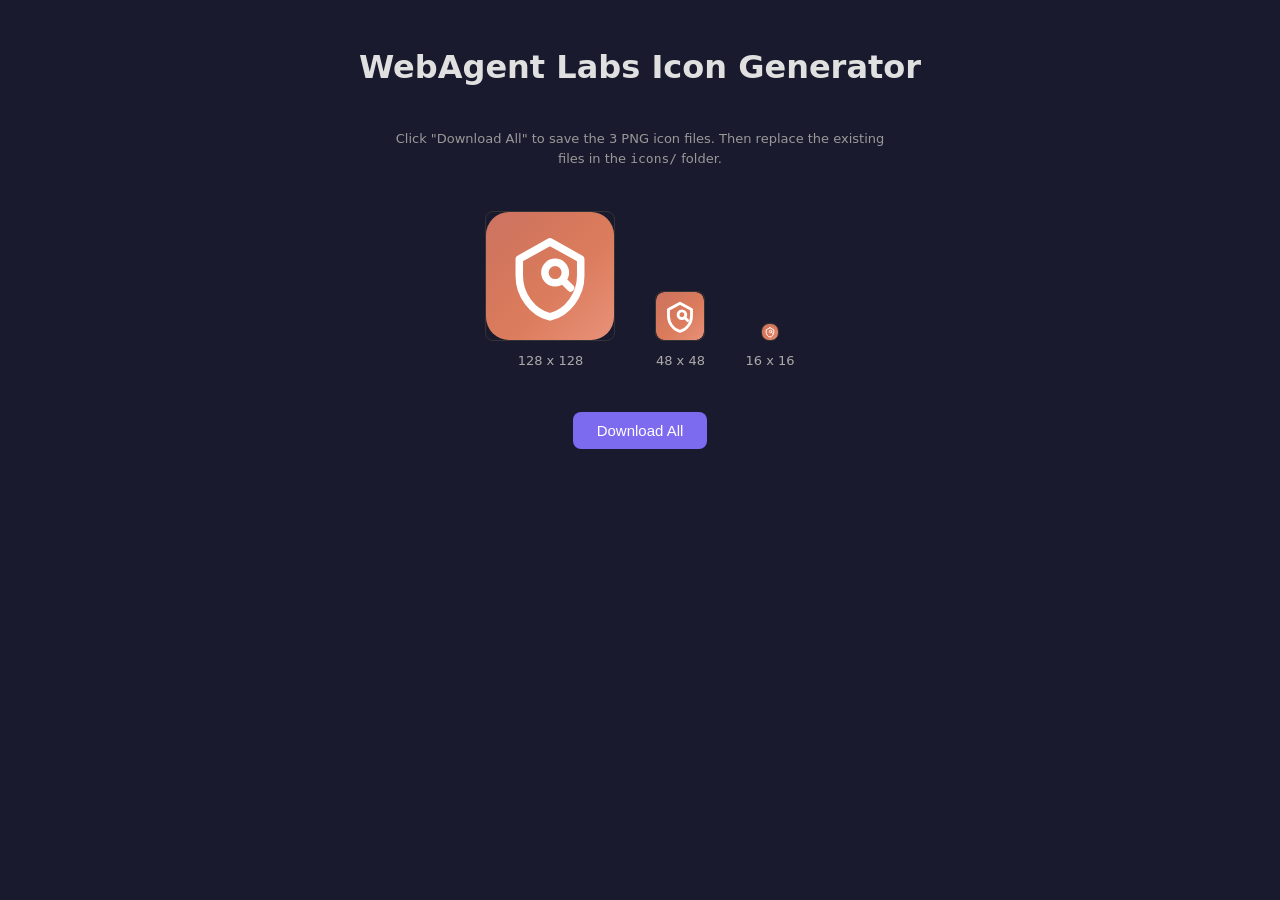
<file: icons/generate-icons.html>
<!DOCTYPE html>
<html>
<head>
  <title>WebAgent Labs Icon Generator</title>
  <style>
    body { font-family: system-ui; background: #1a1a2e; color: #e0e0e0; display: flex; flex-direction: column; align-items: center; padding: 40px; gap: 30px; }
    h1 { margin: 0; }
    .icon-row { display: flex; gap: 40px; align-items: end; }
    .icon-box { text-align: center; }
    .icon-box canvas { border: 1px solid #333; border-radius: 8px; }
    .icon-box p { margin: 8px 0 4px; font-size: 13px; color: #aaa; }
    button { padding: 10px 24px; font-size: 15px; background: #7c6aef; color: #fff; border: none; border-radius: 8px; cursor: pointer; margin-top: 10px; }
    button:hover { background: #6b5bd4; }
    .instructions { max-width: 500px; text-align: center; color: #999; font-size: 13px; line-height: 1.5; }
  </style>
</head>
<body>
  <h1>WebAgent Labs Icon Generator</h1>
  <p class="instructions">Click "Download All" to save the 3 PNG icon files. Then replace the existing files in the <code>icons/</code> folder.</p>

  <div class="icon-row">
    <div class="icon-box">
      <canvas id="c128" width="128" height="128"></canvas>
      <p>128 x 128</p>
    </div>
    <div class="icon-box">
      <canvas id="c48" width="48" height="48"></canvas>
      <p>48 x 48</p>
    </div>
    <div class="icon-box">
      <canvas id="c16" width="16" height="16"></canvas>
      <p>16 x 16</p>
    </div>
  </div>

  <button onclick="downloadAll()">Download All</button>

  <script>
    function drawIcon(canvas) {
      const s = canvas.width;
      const ctx = canvas.getContext('2d');
      const r = s * 0.18; // corner radius

      // Rounded rect background with purple gradient
      ctx.beginPath();
      ctx.moveTo(r, 0);
      ctx.lineTo(s - r, 0);
      ctx.arcTo(s, 0, s, r, r);
      ctx.lineTo(s, s - r);
      ctx.arcTo(s, s, s - r, s, r);
      ctx.lineTo(r, s);
      ctx.arcTo(0, s, 0, s - r, r);
      ctx.lineTo(0, r);
      ctx.arcTo(0, 0, r, 0, r);
      ctx.closePath();

      const grad = ctx.createLinearGradient(0, 0, s, s);
      grad.addColorStop(0, '#C2553F');
      grad.addColorStop(0.5, '#D97757');
      grad.addColorStop(1, '#E8927A');
      ctx.fillStyle = grad;
      ctx.fill();

      // Subtle inner highlight
      const hGrad = ctx.createLinearGradient(0, 0, s * 0.6, s * 0.6);
      hGrad.addColorStop(0, 'rgba(255,255,255,0.18)');
      hGrad.addColorStop(1, 'rgba(255,255,255,0)');
      ctx.fillStyle = hGrad;
      ctx.fill();

      // Draw shield + magnifying glass icon in white
      ctx.save();
      const padding = s * 0.18;
      const iconSize = s - padding * 2;
      ctx.translate(padding, padding);
      const scale = iconSize / 24;
      ctx.scale(scale, scale);

      ctx.strokeStyle = '#fff';
      ctx.fillStyle = 'none';
      ctx.lineWidth = 2.2;
      ctx.lineCap = 'round';
      ctx.lineJoin = 'round';

      // Shield path
      ctx.beginPath();
      ctx.moveTo(12, 2);
      ctx.lineTo(3, 7);
      ctx.lineTo(3, 12);
      // Approximate the curve c0 5.55 3.84 10.74 9 12
      // Shield bottom: cubic bezier approximation
      ctx.bezierCurveTo(3, 17.55, 6.84, 22.74, 12, 24);
      ctx.bezierCurveTo(17.16, 22.74, 21, 17.55, 21, 12);
      ctx.lineTo(21, 7);
      ctx.lineTo(12, 2);
      ctx.closePath();
      ctx.stroke();

      // Magnifying glass lens (circle)
      ctx.beginPath();
      ctx.arc(13.5, 11, 3, 0, Math.PI * 2);
      ctx.stroke();

      // Magnifying glass handle
      ctx.beginPath();
      ctx.moveTo(15.7, 13.2);
      ctx.lineTo(18, 15.5);
      ctx.stroke();

      ctx.restore();
    }

    // Render all three sizes
    ['c128', 'c48', 'c16'].forEach(id => {
      drawIcon(document.getElementById(id));
    });

    function downloadAll() {
      [
        { id: 'c16', name: 'icon16.png' },
        { id: 'c48', name: 'icon48.png' },
        { id: 'c128', name: 'icon128.png' }
      ].forEach(({ id, name }) => {
        const link = document.createElement('a');
        link.download = name;
        link.href = document.getElementById(id).toDataURL('image/png');
        link.click();
      });
    }
  </script>
</body>
</html>
</file>
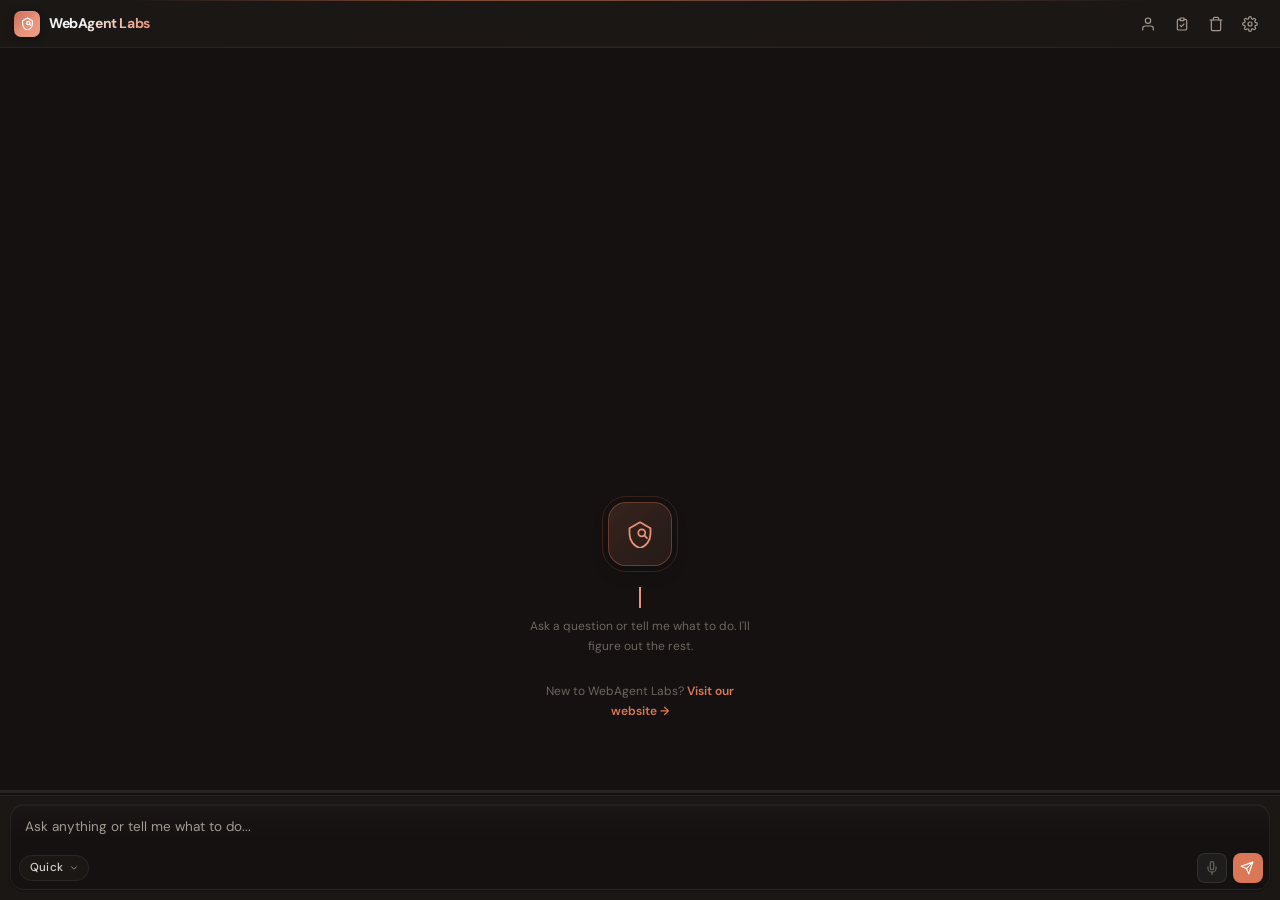
<file: sidepanel/sidepanel.html>
<!DOCTYPE html>
<html lang="en">
<head>
  <meta charset="UTF-8">
  <meta name="viewport" content="width=device-width, initial-scale=1.0">
  <title>WebAgent Labs</title>
  <link rel="preconnect" href="https://fonts.googleapis.com">
  <link rel="preconnect" href="https://fonts.gstatic.com" crossorigin>
  <link href="https://fonts.googleapis.com/css2?family=DM+Sans:ital,opsz,wght@0,9..40,300;0,9..40,400;0,9..40,500;0,9..40,600;0,9..40,700&family=JetBrains+Mono:wght@400;500;600&display=swap" rel="stylesheet">
  <!-- KaTeX styles (math typesetting) — fonts loaded from ../lib/fonts/ via relative paths inside the CSS -->
  <link rel="stylesheet" href="../lib/katex.min.css">
  <style>
    /* ═══════════════════════════════════════════
       Tokens
       ═══════════════════════════════════════════ */
    :root {
      --bg-root: #141110;
      --bg-1: #1A1715;
      --bg-2: #211D1A;
      --bg-3: #2A2420;
      --bg-4: #322B26;
      --bg-5: #3B332D;

      --text-primary: #F5F5F5;
      --text-secondary: #D8D2CC;
      --text-tertiary: #A39A92;
      --text-muted: #6E665F;

      --accent: #D97757;
      --accent-light: #E8927A;
      --accent-bg: rgba(217,119,87,0.08);
      --accent-bg-h: rgba(217,119,87,0.14);
      --accent-glow: rgba(217,119,87,0.14);

      --green: #34d399;
      --green-bg: rgba(52,211,153,0.08);
      --green-glow: rgba(52,211,153,0.25);

      --red: #f87171;
      --red-bg: rgba(248,113,113,0.08);

      --amber: #fbbf24;
      --amber-bg: rgba(251,191,36,0.08);
      --amber-glow: rgba(251,191,36,0.20);

      --cyan: #22d3ee;
      --cyan-bg: rgba(34,211,238,0.08);

      --orange: #fb923c;
      --orange-bg: rgba(251,146,60,0.08);

      --blue: #fb923c;
      --blue-bg: rgba(251,146,60,0.08);

      --border: rgba(255,255,255,0.06);
      --border-h: rgba(255,255,255,0.10);
      --border-accent: rgba(217,119,87,0.25);

      --radius: 10px;
      --radius-sm: 6px;
      --radius-lg: 14px;

      --sans: 'DM Sans', -apple-system, BlinkMacSystemFont, sans-serif;
      --mono: 'JetBrains Mono', 'Fira Code', monospace;

      --shadow-glow: 0 6px 22px -10px rgba(0,0,0,0.45);
    }

    /* ═══════════════════════════════════════════
       Reset
       ═══════════════════════════════════════════ */
    *, *::before, *::after { margin:0; padding:0; box-sizing:border-box; }

    html, body {
      height: 100%;
      overflow: hidden;
      background: var(--bg-root);
      color: var(--text-primary);
      font-family: var(--sans);
      font-size: 13px;
      line-height: 1.55;
      -webkit-font-smoothing: antialiased;
    }

    body {
      display: flex;
      flex-direction: column;
    }

    ::-webkit-scrollbar { width: 5px; }
    ::-webkit-scrollbar-track { background: transparent; }
    ::-webkit-scrollbar-thumb { background: var(--bg-5); border-radius: 10px; }
    ::-webkit-scrollbar-thumb:hover { background: var(--text-muted); }

    .hidden { display: none !important; }

    .icon {
      width: 16px; height: 16px;
      display: inline-flex; align-items: center; justify-content: center;
      flex-shrink: 0;
    }
    .icon svg {
      width: 100%; height: 100%;
      fill: none; stroke: currentColor;
      stroke-width: 1.8; stroke-linecap: round; stroke-linejoin: round;
    }

    /* ═══════════════════════════════════════════
       Header
       ═══════════════════════════════════════════ */
    .header {
      flex-shrink: 0;
      height: 48px;
      padding: 0 14px;
      display: flex;
      align-items: center;
      justify-content: space-between;
      background: var(--bg-1);
      border-bottom: 1px solid var(--border);
      position: relative;
      z-index: 100;
    }
    .header::before {
      content: ''; position: absolute; top: 0; left: 10%; right: 10%; height: 1px;
      background: linear-gradient(90deg, transparent, rgba(217,119,87,0.55), rgba(232,146,122,0.35), transparent);
      pointer-events: none; z-index: 1;
    }
    .header::after {
      content: '';
      position: absolute;
      bottom: 0; left: 0; right: 0;
      height: 1px;
      background: linear-gradient(90deg, transparent 5%, var(--accent-glow) 50%, transparent 95%);
      opacity: 0.5;
    }

    .logo-group { display: flex; align-items: center; gap: 9px; }

    .logo-mark {
      width: 26px; height: 26px;
      border-radius: 7px;
      background: linear-gradient(135deg, #C2553F 0%, #E8927A 55%, #EBA088 100%);
      display: flex; align-items: center; justify-content: center;
      box-shadow: 0 2px 10px rgba(0,0,0,0.3), inset 0 1px 0 rgba(255,255,255,0.12);
      position: relative; overflow: hidden;
    }
    .logo-mark::before {
      content: '';
      position: absolute; inset: 0;
      background: linear-gradient(135deg, rgba(255,255,255,0.15) 0%, transparent 60%);
      border-radius: inherit;
    }
    .logo-mark svg {
      width: 13px; height: 13px;
      fill: none; stroke: #fff; stroke-width: 2.2;
      stroke-linecap: round; stroke-linejoin: round;
      position: relative; z-index: 1;
    }

    .logo-text {
      font-weight: 700; font-size: 14px; letter-spacing: -0.4px;
      background: linear-gradient(100deg, #F5F5F5 30%, #E8927A 100%);
      -webkit-background-clip: text; -webkit-text-fill-color: transparent;
      background-clip: text;
    }
    .logo-text span { font-weight: 400; }

    .header-actions { display: flex; gap: 2px; }

    .hdr-btn {
      width: 32px; height: 32px;
      display: flex; align-items: center; justify-content: center;
      background: transparent;
      border: 1px solid transparent;
      border-radius: var(--radius-sm);
      color: var(--text-tertiary);
      cursor: pointer;
      transition: all 0.2s ease;
    }
    .hdr-btn:hover { background: var(--bg-3); color: var(--text-secondary); border-color: var(--border); }
    .hdr-btn.active { color: var(--accent); background: var(--accent-bg); border-color: var(--border-accent); }

    /* ═══════════════════════════════════════════
       Status Strip
       ═══════════════════════════════════════════ */
    /* Hidden: the agent's live status (thinking/working/acting) is already
       shown in the stream below, so this top strip is redundant. Kept in the
       DOM (elements still referenced by JS) but not displayed. */
    .status-strip {
      display: none;
    }

    .status-dot {
      width: 6px; height: 6px; border-radius: 50%;
      background: var(--text-muted); flex-shrink: 0;
      transition: all 0.35s ease; position: relative;
    }
    .status-dot::after {
      content: '';
      position: absolute; inset: -3px; border-radius: 50%;
      opacity: 0; transition: opacity 0.35s ease;
    }
    .status-dot.active {
      background: var(--green);
      box-shadow: 0 0 8px var(--green-glow);
      animation: dot-breathe 2s ease-in-out infinite;
    }
    .status-dot.active::after { background: var(--green); opacity: 0.15; animation: dot-ring 2s ease-in-out infinite; }
    .status-dot.thinking {
      background: var(--amber);
      box-shadow: 0 0 8px var(--amber-glow);
      animation: dot-breathe 1s ease-in-out infinite;
    }
    .status-dot.thinking::after { background: var(--amber); opacity: 0.15; animation: dot-ring 1s ease-in-out infinite; }
    .status-dot.error { background: var(--red); box-shadow: 0 0 8px rgba(248,113,113,0.3); }

    @keyframes dot-breathe { 0%,100%{opacity:0.5;box-shadow:0 0 0 0 currentColor} 50%{opacity:1;box-shadow:0 0 5px 2px currentColor} }
    @keyframes dot-ring { 0%,100%{transform:scale(1);opacity:0.15} 50%{transform:scale(1.8);opacity:0} }

    .status-msg {
      flex: 1; color: var(--text-tertiary);
      overflow: hidden; text-overflow: ellipsis; white-space: nowrap;
      font-size: 11px; font-weight: 500;
    }

    .step-chip {
      font-family: var(--mono); font-size: 10px; font-weight: 500;
      color: var(--text-tertiary); background: var(--bg-3);
      padding: 2px 8px; border-radius: 99px;
      border: 1px solid var(--border); flex-shrink: 0;
    }

    .mode-chip {
      font-size: 10px; font-weight: 600;
      padding: 2px 8px; border-radius: 99px;
      text-transform: uppercase; letter-spacing: 0.5px;
      flex-shrink: 0;
    }
    .mode-chip.agent { background: var(--accent-bg); color: var(--accent-light); border: 1px solid var(--border-accent); }
    .mode-chip.chat { background: var(--blue-bg); color: var(--blue); border: 1px solid rgba(251,146,60,0.2); }
    /* ═══════════════════════════════════════════
       Activity Bar
       ═══════════════════════════════════════════ */
    .activity-bar {
      height: 2px; background: transparent;
      position: relative; overflow: hidden; flex-shrink: 0;
    }
    .activity-bar.active::after {
      content: '';
      position: absolute; top: 0; left: -40%;
      width: 40%; height: 100%;
      background: linear-gradient(90deg, transparent, var(--accent), var(--accent-light), transparent);
      animation: shimmer 2s cubic-bezier(0.4,0,0.2,1) infinite;
      border-radius: 2px;
    }
    @keyframes shimmer { 0% { left: -40%; } 100% { left: 100%; } }

    /* ═══════════════════════════════════════════
       Unified Stream — Messages + Activity Timeline
       ═══════════════════════════════════════════ */
    .stream { flex: 1; min-height: 0; overflow-y: auto; overflow-x: hidden; }

    .stream-inner {
      display: flex; flex-direction: column; justify-content: flex-end;
      min-height: 100%;
      padding: 8px 0;
    }

    /* ── Empty State ── */
    .stream-empty {
      display: flex; flex-direction: column;
      align-items: center; justify-content: center;
      padding: 40px 20px; text-align: center;
    }

    /* ─── Orb: clean glow with subtle pulse ─── */
    .empty-orb {
      width: 64px; height: 64px; border-radius: 18px;
      background: linear-gradient(135deg, rgba(217,119,87,0.18), rgba(232,146,122,0.08));
      border: 1.5px solid rgba(217,119,87,0.35);
      box-shadow: 0 8px 26px -12px rgba(0,0,0,0.45);
      display: flex; align-items: center; justify-content: center;
      margin-bottom: 20px;
      position: relative;
      animation: orb-enter 0.6s cubic-bezier(0.16,1,0.3,1) both;
    }
    .empty-orb::before {
      content: ''; position: absolute; inset: -1px; border-radius: inherit;
      background: linear-gradient(135deg, rgba(217,119,87,0.15), rgba(217,119,87,0.05));
      opacity: 0;
      animation: orb-glow 3s 0.5s ease-in-out infinite;
      z-index: -1;
    }
    .empty-orb::after {
      content: ''; position: absolute; inset: -7px;
      border-radius: 24px; border: 1px solid rgba(217,119,87,0.18);
      animation: orb-ring-pulse 3s ease-in-out infinite;
      pointer-events: none;
    }
    @keyframes orb-ring-pulse {
      0%, 100% { opacity: 0.3; transform: scale(1); }
      50%       { opacity: 1;   transform: scale(1.05); }
    }
    .empty-orb svg {
      width: 28px; height: 28px; fill: none; stroke: var(--accent-light);
      stroke-width: 1.5; stroke-linecap: round; stroke-linejoin: round;
      position: relative; z-index: 1;
      filter: none;
    }
    @keyframes orb-enter {
      0% { opacity: 0; transform: scale(0.7); }
      100% { opacity: 1; transform: scale(1); }
    }
    @keyframes orb-glow {
      0%, 100% { opacity: 0.3; }
      50% { opacity: 0.7; }
    }

    /* ─── Tagline: typewriter with glowing cursor ─── */
    .empty-tagline {
      font-size: 16px; font-weight: 700;
      background: linear-gradient(135deg, #E8927A 0%, #D97757 40%, #EBA088 100%);
      -webkit-background-clip: text; -webkit-text-fill-color: transparent;
      background-clip: text;
      margin-bottom: 6px;
      min-height: 24px;
      position: relative;
      overflow: hidden;
      white-space: nowrap;
    }
    .tagline-text {
      display: inline;
      border-right: 2px solid var(--accent-light);
      animation: tagline-blink 0.65s step-end infinite;
    }
    .tagline-text.done {
      border-right-color: transparent;
      animation: none;
    }
    @keyframes tagline-blink {
      50% { border-right-color: transparent; }
    }
    /* Glow sweep across text after typing finishes */
    .tagline-text.done::after {
      content: '';
      position: absolute;
      top: 0; left: -100%; width: 100%; height: 100%;
      background: linear-gradient(90deg, transparent 0%, rgba(217,119,87,0.25) 50%, transparent 100%);
      animation: tagline-glow-sweep 1.2s 0.2s ease-out forwards;
    }
    @keyframes tagline-glow-sweep {
      0% { left: -100%; }
      100% { left: 100%; }
    }

    .empty-desc {
      font-size: 12px; color: var(--text-muted); line-height: 1.65;
      margin-bottom: 20px; max-width: 240px;
      opacity: 0;
      animation: fade-up 0.5s 1.8s ease forwards;
    }
    @keyframes fade-up { from{opacity:0;transform:translateY(12px)} to{opacity:1;transform:translateY(0)} }

    /* No API Key Banner */
    .no-api-banner {
      display: flex; flex-direction: column; align-items: center;
      gap: 10px; padding: 16px 18px; border-radius: var(--radius);
      background: var(--blue-bg); border: 1px solid rgba(251,146,60,0.18);
      max-width: 280px; width: 100%;
      opacity: 0;
      animation: fade-up 0.5s 1.8s ease forwards;
    }
    .no-api-banner-icon svg {
      width: 22px; height: 22px; fill: none; stroke: var(--blue);
      stroke-width: 1.8; stroke-linecap: round; stroke-linejoin: round;
    }
    .no-api-banner-text {
      font-size: 12px; color: var(--text-secondary); line-height: 1.65; text-align: center;
    }
    .no-api-banner-link {
      color: var(--accent-light); text-decoration: none;
    }
    .no-api-banner-link:hover { text-decoration: underline; }
    .no-api-settings-btn {
      background: none; border: none; color: var(--blue); cursor: pointer;
      font-size: 12px; font-family: var(--sans); font-weight: 600; padding: 0;
      text-decoration: underline; line-height: inherit;
    }
    .no-api-settings-btn:hover { color: var(--text-primary); }

    /* Suggestion Chips */
    .suggestions {
      display: flex; flex-direction: column; gap: 8px;
      width: 100%; max-width: 280px;
    }
    .suggestion-chip {
      display: flex; align-items: center; gap: 10px;
      padding: 10px 14px;
      background: var(--bg-2);
      border: 1px solid var(--border);
      border-left: 2px solid rgba(217,119,87,0.45);
      border-radius: var(--radius);
      color: var(--text-secondary);
      font-family: var(--sans); font-size: 12px; font-weight: 500;
      cursor: pointer;
      transition: all 0.25s ease;
      text-align: left;
      opacity: 0;
      animation: chip-in 0.45s cubic-bezier(0.16,1,0.3,1) forwards;
    }
    .suggestion-chip:nth-child(1) { animation-delay: 2.0s; }
    .suggestion-chip:nth-child(2) { animation-delay: 2.15s; }
    .suggestion-chip:nth-child(3) { animation-delay: 2.3s; }
    @keyframes chip-in {
      0% { opacity: 0; transform: translateY(10px) scale(0.95); }
      100% { opacity: 1; transform: translateY(0) scale(1); }
    }
    .suggestion-chip:hover {
      background: var(--accent-bg-h);
      border-color: var(--border-accent);
      border-left-color: var(--accent-light);
      color: var(--text-primary);
      transform: translateY(-2px) scale(1.01);
      box-shadow: 0 4px 14px -6px rgba(0,0,0,0.4);
    }
    .suggestion-chip .chip-icon {
      width: 28px; height: 28px; border-radius: 8px;
      display: flex; align-items: center; justify-content: center;
      flex-shrink: 0;
      background: var(--bg-3); border: 1px solid var(--border);
    }
    .suggestion-chip:hover .chip-icon {
      background: var(--accent-bg-h); border-color: var(--border-accent);
    }
    .suggestion-chip .chip-icon svg {
      width: 14px; height: 14px; fill: none; stroke: var(--text-tertiary);
      stroke-width: 1.8; stroke-linecap: round; stroke-linejoin: round;
    }
    .suggestion-chip:hover .chip-icon svg { stroke: var(--accent-light); }
    .suggestion-chip .chip-text { flex: 1; }
    .suggestion-chip .chip-label {
      font-size: 12px; font-weight: 500; color: var(--text-primary);
    }
    .suggestion-chip .chip-desc {
      font-size: 10px; color: var(--text-muted); margin-top: 1px;
    }
    .suggestion-chip:hover .chip-desc { color: var(--text-tertiary); }

    /* ── Chat Messages ── */
    .chat-msg {
      margin: 0 10px 10px;
      animation: msg-in 0.35s cubic-bezier(0.16,1,0.3,1);
    }
    @keyframes msg-in { 0%{opacity:0;transform:translateY(8px) scale(0.98)} 100%{opacity:1;transform:translateY(0) scale(1)} }

    .chat-msg.user { display: flex; justify-content: flex-end; }
    .chat-msg.assistant { display: flex; justify-content: flex-start; }
    .chat-msg.system-info { display: flex; justify-content: center; }

    .chat-bubble {
      max-width: 88%; padding: 10px 13px;
      border-radius: 12px; font-size: 13px; line-height: 1.6;
      word-wrap: break-word;
    }
    .chat-msg.user .chat-bubble {
      background: var(--accent); color: #fff;
      border-bottom-right-radius: 4px;
    }
    .chat-msg.assistant .chat-bubble {
      background: var(--bg-2); color: var(--text-primary);
      border: 1px solid var(--border);
      border-bottom-left-radius: 4px;
    }
    .chat-msg.system-info .chat-bubble {
      background: var(--bg-3); color: var(--text-tertiary);
      font-size: 11px; padding: 6px 12px;
      border-radius: 99px; border: 1px solid var(--border);
    }

    /* Chat markdown */
    .chat-bubble p { margin: 0 0 8px; }
    .chat-bubble p:last-child { margin-bottom: 0; }
    .chat-bubble strong { font-weight: 600; color: var(--text-primary); }
    .chat-bubble em { font-style: italic; }
    .chat-bubble code {
      background: rgba(255,255,255,0.06);
      padding: 1px 5px; border-radius: 4px;
      font-family: var(--mono); font-size: 11.5px;
    }
    .chat-bubble pre {
      background: var(--bg-root); border: 1px solid var(--border);
      border-radius: var(--radius-sm); padding: 8px 10px;
      margin: 8px 0; overflow-x: auto;
      font-family: var(--mono); font-size: 11px; line-height: 1.5;
    }
    .chat-bubble pre code { background: none; padding: 0; font-size: inherit; }
    .chat-bubble ul, .chat-bubble ol { margin: 6px 0; padding-left: 18px; }
    .chat-bubble li { margin-bottom: 3px; }
    .chat-bubble h1, .chat-bubble h2, .chat-bubble h3,
    .chat-bubble h4, .chat-bubble h5, .chat-bubble h6 {
      font-weight: 600; margin: 10px 0 5px; color: var(--text-primary);
    }
    .chat-bubble h1 { font-size: 16px; }
    .chat-bubble h2 { font-size: 14px; }
    .chat-bubble h3 { font-size: 13px; }
    .chat-bubble blockquote {
      border-left: 3px solid var(--accent);
      padding-left: 10px; margin: 6px 0; color: var(--text-secondary);
    }
    .chat-bubble hr { border: none; border-top: 1px solid var(--border); margin: 8px 0; }

    /* ── Tables (marked.js GFM) ── */
    .chat-bubble table {
      border-collapse: collapse;
      width: 100%;
      margin: 8px 0;
      font-size: 12px;
      display: block;
      overflow-x: auto;
    }
    .chat-bubble th, .chat-bubble td {
      border: 1px solid var(--border);
      padding: 5px 9px;
      text-align: left;
      vertical-align: top;
    }
    .chat-bubble th {
      background: rgba(217,119,87,0.08);
      font-weight: 600;
      color: var(--text-primary);
    }
    .chat-bubble tr:nth-child(even) td { background: rgba(255,255,255,0.02); }

    /* ── Strikethrough ── */
    .chat-bubble del, .chat-bubble s { opacity: 0.65; }

    /* ── Task lists (- [x] / - [ ]) ── */
    .chat-bubble li input[type="checkbox"] {
      margin-right: 6px; vertical-align: middle;
      accent-color: var(--accent);
    }

    /* ── KaTeX math typesetting tweaks ──
       Display math (block) gets some breathing room; inline stays inline.
       Horizontal scroll on overflow so a wide matrix doesn't blow out the bubble. */
    .chat-bubble .katex-display {
      margin: 10px 0;
      overflow-x: auto;
      overflow-y: hidden;
      padding: 2px 0;
    }
    .chat-bubble .katex { font-size: 1em; }
    .chat-bubble .katex-html { white-space: normal; }

    /* ── Shared Keyframes ── */
    @keyframes step-in {
      0% { opacity: 0; transform: translateY(6px) scale(0.97); }
      100% { opacity: 1; transform: translateY(0) scale(1); }
    }
    @keyframes typewriter-cursor {
      50% { border-color: transparent; }
    }
    @keyframes thinking-pulse { 0%,100%{opacity:0.4;transform:scale(0.85)} 50%{opacity:1;transform:scale(1.1)} }

    /* Chat typing indicator */
    .chat-typing {
      display: none; padding: 4px 10px; margin: 0 10px;
    }
    .chat-typing.visible { display: flex; align-items: center; gap: 8px; }
    .chat-typing-dots { display: flex; gap: 4px; }
    .chat-typing-dots span {
      width: 5px; height: 5px; border-radius: 50%;
      background: var(--text-muted);
      animation: typing-pulse 1.4s ease-in-out infinite;
    }
    .chat-typing-dots span:nth-child(2) { animation-delay: 0.2s; }
    .chat-typing-dots span:nth-child(3) { animation-delay: 0.4s; }
    @keyframes typing-pulse { 0%,100%{opacity:0.3;transform:scale(0.8)} 50%{opacity:1;transform:scale(1.15)} }
    .chat-typing-label { font-size: 11px; color: var(--text-muted); }

    /* ═══════════════════════════════════════════
       Control Bar — Single Send Button
       ═══════════════════════════════════════════ */
    .control-bar {
      flex-shrink: 0;
      padding: 8px 10px 10px;
      background: var(--bg-1);
      border-top: 1px solid var(--border);
    }

    .input-container {
      position: relative;
      display: flex;
      flex-direction: column;
      background: linear-gradient(180deg, rgba(255,255,255,0.02), rgba(255,255,255,0) 40%), var(--bg-root);
      border: 1px solid var(--border);
      border-radius: 14px;
      box-shadow:
        inset 0 1px 0 rgba(255,255,255,0.04),
        0 1px 2px rgba(0,0,0,0.25);
      transition: border-color 180ms cubic-bezier(.2,.8,.2,1),
                  box-shadow 180ms cubic-bezier(.2,.8,.2,1),
                  background 180ms cubic-bezier(.2,.8,.2,1);
    }
    .input-container:focus-within {
      border-color: rgba(217,119,87,0.55);
      box-shadow:
        inset 0 1px 0 rgba(255,255,255,0.06),
        0 0 0 3px rgba(217,119,87,0.16),
        0 8px 24px -10px rgba(217,119,87,0.45);
    }

    .goal-input {
      width: 100%;
      padding: 12px 14px 6px 14px;
      background: transparent;
      border: none;
      color: var(--text-primary);
      font-family: var(--sans); font-size: 13.5px; line-height: 1.5;
      resize: none; outline: none;
      min-height: 44px; max-height: 200px;
      overflow-y: auto;
      transition: height 120ms cubic-bezier(.2,.8,.2,1);
      scrollbar-width: thin;
      scrollbar-color: rgba(217,119,87,0.35) transparent;
    }
    .goal-input::-webkit-scrollbar { width: 6px; }
    .goal-input::-webkit-scrollbar-thumb {
      background: rgba(217,119,87,0.3);
      border-radius: 3px;
    }
    .goal-input::-webkit-scrollbar-thumb:hover { background: rgba(217,119,87,0.5); }
    .goal-input::placeholder { color: var(--text-tertiary); font-weight: 400; }
    .goal-input:disabled { opacity: 0.35; cursor: not-allowed; }

    .input-actions {
      position: relative;
      display: flex;
      align-items: center;
      gap: 6px;
      padding: 4px 6px 6px 8px;
      flex-shrink: 0;
    }
    .input-actions .action-spacer { flex: 1; }

    /* Quick/Pro mode pill */
    .chat-mode-pill {
      position: relative;
      display: inline-flex;
      align-items: center;
      gap: 6px;
      height: 26px;
      padding: 0 9px 0 10px;
      background: var(--bg-1);
      border: 1px solid var(--border);
      border-radius: 999px;
      color: var(--text-secondary);
      font-family: var(--sans);
      font-size: 11.5px; font-weight: 500;
      letter-spacing: 0.02em;
      cursor: pointer;
      user-select: none;
      transition: all 180ms cubic-bezier(.2,.8,.2,1);
    }
    .chat-mode-pill:hover {
      background: rgba(217,119,87,0.10);
      border-color: rgba(217,119,87,0.35);
      color: var(--text-primary);
    }
    .chat-mode-pill[data-mode="pro"] {
      background: linear-gradient(135deg, rgba(217,119,87,0.18), rgba(217,119,87,0.08));
      border-color: rgba(217,119,87,0.45);
      color: var(--accent-light);
    }
    .chat-mode-pill .pill-icon {
      font-size: 12px;
      line-height: 1;
      display: inline-flex;
    }
    .chat-mode-pill .pill-label { line-height: 1; }
    .chat-mode-pill .pill-chevron {
      width: 10px; height: 10px;
      opacity: 0.7;
      transition: transform 180ms cubic-bezier(.2,.8,.2,1);
    }
    .chat-mode-pill.open .pill-chevron { transform: rotate(180deg); }
    .chat-mode-pill:active { transform: scale(0.97); }

    /* Popover anchored above the pill */
    .chat-mode-popover {
      position: absolute;
      bottom: calc(100% + 8px);
      left: 8px;
      min-width: 220px;
      padding: 6px;
      background: var(--bg-2);
      border: 1px solid var(--border);
      border-radius: 12px;
      box-shadow:
        0 10px 30px -8px rgba(0,0,0,0.55),
        0 0 0 1px rgba(255,255,255,0.02) inset;
      z-index: 50;
      animation: mode-pop-in 160ms cubic-bezier(.2,.8,.2,1);
    }
    .chat-mode-popover.hidden { display: none; }
    @keyframes mode-pop-in {
      from { opacity: 0; transform: translateY(4px) scale(0.98); }
      to   { opacity: 1; transform: translateY(0) scale(1); }
    }
    .chat-mode-option {
      display: flex;
      align-items: flex-start;
      gap: 10px;
      padding: 8px 10px;
      border-radius: 8px;
      cursor: pointer;
      transition: background 150ms ease;
    }
    .chat-mode-option:hover { background: rgba(217,119,87,0.10); }
    .chat-mode-option.active {
      background: rgba(217,119,87,0.16);
    }
    .chat-mode-option .opt-icon {
      width: 22px; height: 22px;
      display: flex; align-items: center; justify-content: center;
      background: rgba(217,119,87,0.14);
      border-radius: 6px;
      font-size: 12px;
      flex-shrink: 0;
      margin-top: 1px;
    }
    .chat-mode-option .opt-text { flex: 1; min-width: 0; }
    .chat-mode-option .opt-title {
      font-size: 12.5px; font-weight: 600;
      color: var(--text-primary);
      line-height: 1.2;
    }
    .chat-mode-option .opt-desc {
      font-size: 11px;
      color: var(--text-tertiary);
      line-height: 1.35;
      margin-top: 2px;
    }
    .chat-mode-option .opt-check {
      width: 14px; height: 14px;
      flex-shrink: 0;
      color: var(--accent-light);
      opacity: 0;
      margin-top: 3px;
    }
    .chat-mode-option.active .opt-check { opacity: 1; }


    /* Mode buttons (Chat / Agent) */
    .mode-btn {
      width: 30px; height: 30px;
      display: flex; align-items: center; justify-content: center;
      border: none;
      border-radius: 8px;
      cursor: pointer;
      transition: all 180ms cubic-bezier(.2,.8,.2,1);
    }
    .mode-btn svg {
      width: 14px; height: 14px;
      fill: none; stroke: currentColor;
      stroke-width: 2; stroke-linecap: round; stroke-linejoin: round;
    }
    .mode-btn:active { transform: scale(0.92); }
    .mode-btn:disabled {
      opacity: 0.3;
      cursor: not-allowed;
      transform: none;
    }

    .chat-mode-btn {
      background: var(--accent);
      color: #fff;
    }
    .chat-mode-btn:hover { background: var(--accent-light); }

    .send-btn {
      background: var(--accent);
      color: #fff;
    }
    .send-btn:hover { background: var(--accent-light); }
    .send-btn svg { transform: translateX(-1px); }

    .agent-mode-btn {
      background: rgba(217,119,87,0.12);
      color: var(--accent-light);
      border: 1px solid rgba(217,119,87,0.18);
    }
    .agent-mode-btn:hover { background: rgba(217,119,87,0.22); }

    /* ═══════════════════════════════════════════
       Voice Mode
       ═══════════════════════════════════════════ */
    .voice-mode-btn {
      background: rgba(255,255,255,0.05);
      color: var(--text-muted);
      border: 1px solid rgba(255,255,255,0.08);
    }
    .voice-mode-btn:hover { background: rgba(255,255,255,0.10); color: var(--text-secondary); }
    .voice-mode-btn.active {
      background: var(--accent);
      color: #fff;
      border-color: var(--accent);
      box-shadow: 0 0 0 3px rgba(217,119,87,0.25);
      animation: voice-btn-pulse 2s ease-in-out infinite;
    }
    @keyframes voice-btn-pulse {
      0%,100% { box-shadow: 0 0 0 3px rgba(217,119,87,0.25); }
      50%     { box-shadow: 0 0 0 5px rgba(217,119,87,0.12); }
    }

    /* In-flow voice bar — sits above the input, never covers the log */
    .voice-bar {
      flex-shrink: 0;
      padding: 9px 12px 8px;
      background: linear-gradient(180deg, rgba(217,119,87,0.10), var(--bg-1, #1A1715) 92%);
      border-top: 1px solid rgba(217,119,87,0.35);
      animation: voice-bar-in 200ms cubic-bezier(.16,1,.3,1) both;
    }
    .voice-bar.hidden { display: none; }
    @keyframes voice-bar-in {
      0% { opacity: 0; transform: translateY(6px); }
      100% { opacity: 1; transform: translateY(0); }
    }
    .voice-bar-row { display: flex; align-items: center; gap: 10px; }
    .voice-state-label {
      flex: 1; min-width: 0;
      font-size: 12px; font-weight: 700;
      color: var(--accent-light, #E8927A);
      letter-spacing: 0.2px;
    }
    .voice-close-btn {
      width: 24px; height: 24px; flex-shrink: 0;
      display: flex; align-items: center; justify-content: center;
      background: rgba(255,255,255,0.04); border: 1px solid var(--border); cursor: pointer;
      color: var(--text-muted); border-radius: 7px;
      transition: all 150ms;
    }
    .voice-close-btn:hover { background: rgba(248,113,113,0.14); color: #f87171; border-color: rgba(248,113,113,0.3); }

    /* Inline equalizer (left of the label) */
    .voice-eq {
      display: flex; align-items: center; gap: 3px;
      height: 18px; width: 26px; flex-shrink: 0;
    }
    .voice-eq span {
      width: 3px; height: 6px; border-radius: 2px;
      background: var(--accent);
      animation: voice-eq-bar 1s ease-in-out infinite;
    }
    .voice-eq span:nth-child(1) { animation-delay: 0s; }
    .voice-eq span:nth-child(2) { animation-delay: 0.15s; }
    .voice-eq span:nth-child(3) { animation-delay: 0.3s; }
    .voice-eq span:nth-child(4) { animation-delay: 0.45s; }
    .voice-eq span:nth-child(5) { animation-delay: 0.6s; }
    @keyframes voice-eq-bar { 0%,100%{transform:scaleY(0.45)} 50%{transform:scaleY(2.4)} }

    .voice-transcript {
      font-size: 12px; line-height: 1.4;
      color: var(--text-secondary);
      margin: 6px 0 0; padding-left: 36px;
      word-break: break-word;
      font-style: italic;
    }
    .voice-transcript:empty { display: none; }

    /* States: listening (accent) · thinking (amber) · working (blue) · speaking (green). */
    .voice-bar[data-state="thinking"] .voice-eq span { background: var(--amber); animation-duration: 0.55s; }
    .voice-bar[data-state="thinking"] .voice-state-label { color: var(--amber); }
    .voice-bar[data-state="speaking"] .voice-eq span { background: var(--green); }
    .voice-bar[data-state="speaking"] .voice-state-label { color: var(--green); }
    /* Working = agent is running, mic is OFF: a steady, calmer pulse so it
       clearly reads as "busy, not listening". */
    .voice-bar[data-state="working"] .voice-eq span { background: var(--accent-light); animation: voice-eq-work 1.1s ease-in-out infinite; }
    .voice-bar[data-state="working"] .voice-state-label { color: var(--accent-light); }
    @keyframes voice-eq-work { 0%,100%{transform:scaleY(0.6);opacity:0.5} 50%{transform:scaleY(1.3);opacity:1} }
    .voice-bar[data-state="idle"] .voice-eq span { animation: none; transform: scaleY(0.5); opacity: 0.5; }

    /* Agent log messages rendered inline in chat */
    .chat-msg.agent-log {
      display: flex; justify-content: flex-start;
    }
    .chat-msg.agent-log .chat-bubble {
      background: var(--bg-2);
      border: 1px solid var(--border);
      border-bottom-left-radius: 4px;
      padding: 0;
      max-width: 92%;
    }
    .agent-log-header {
      display: flex; align-items: center; gap: 6px;
      padding: 8px 12px 6px;
      font-size: 10px; font-weight: 600;
      color: var(--amber);
      text-transform: uppercase;
      letter-spacing: 0.5px;
      background: linear-gradient(90deg, rgba(217,119,87,0.07), transparent);
      border-left: 2px solid var(--accent);
    }
    .agent-log-header svg {
      width: 12px; height: 12px;
      fill: none; stroke: currentColor;
      stroke-width: 2; stroke-linecap: round; stroke-linejoin: round;
    }
    .agent-log-steps {
      padding: 0 12px 10px;
    }
    .agent-step-item {
      display: flex; align-items: flex-start; gap: 8px;
      padding: 4px 0;
      font-size: 12px; color: var(--text-secondary);
      line-height: 1.4;
      animation: step-in 0.45s cubic-bezier(0.16,1,0.3,1) both;
    }
    .agent-step-item + .agent-step-item {
      border-top: 1px solid var(--border);
      padding-top: 6px;
    }
    .agent-step-dot {
      width: 6px; height: 6px;
      border-radius: 50%;
      margin-top: 5px;
      flex-shrink: 0;
    }
    .agent-step-dot.acting { background: var(--accent-light); }
    .agent-step-dot.success { background: var(--green); }
    .agent-step-dot.error { background: var(--red); }
    .agent-step-dot.info { background: var(--text-muted); }
    .agent-step-dot.thinking { background: var(--amber); animation: thinking-pulse 1.5s ease-in-out infinite; }
    .agent-step-text { flex: 1; min-width: 0; }
    .agent-step-text.typewriter {
      border-right: 2px solid var(--accent-light);
      animation: typewriter-cursor 0.6s step-end infinite;
    }

    /* Expandable step detail */
    .agent-step-item.has-detail {
      cursor: pointer;
      flex-wrap: wrap;
    }
    .agent-step-item.has-detail:hover {
      background: var(--bg-3);
      border-radius: var(--radius-sm);
    }
    .agent-step-expand {
      font-size: 8px;
      color: var(--text-muted);
      margin-left: auto;
      margin-top: 5px;
      transition: transform 0.2s;
      flex-shrink: 0;
    }
    .agent-step-item.expanded .agent-step-expand {
      transform: rotate(90deg);
    }
    .agent-step-detail {
      display: none;
      width: 100%;
      margin-top: 6px;
      padding: 8px;
      background: var(--bg-2);
      border: 1px solid var(--border);
      border-radius: var(--radius-sm);
      animation: step-in 0.3s cubic-bezier(0.16,1,0.3,1) both;
    }
    .agent-step-item.expanded .agent-step-detail {
      display: block;
    }
    .detail-section + .detail-section {
      margin-top: 8px;
      padding-top: 8px;
      border-top: 1px solid var(--border);
    }
    .detail-label {
      font-size: 10px;
      font-weight: 600;
      text-transform: uppercase;
      letter-spacing: 0.5px;
      color: var(--accent-light);
      margin-bottom: 4px;
    }
    .detail-content {
      font-family: var(--mono);
      font-size: 10.5px;
      line-height: 1.5;
      color: var(--text-secondary);
      white-space: pre-wrap;
      word-break: break-word;
      max-height: 200px;
      overflow-y: auto;
      margin: 0;
      padding: 6px;
      background: var(--bg-1);
      border-radius: 4px;
    }

    /* Agent done summary inline */
    .agent-done-summary {
      margin: 6px 0 2px;
      padding: 8px 10px;
      background: rgba(52,211,153,0.06);
      border: 1px solid rgba(52,211,153,0.12);
      border-radius: var(--radius-sm);
      font-size: 12px; line-height: 1.5;
      color: var(--text-primary);
    }
    .agent-done-summary .done-check {
      color: var(--green); font-weight: 700; margin-right: 6px;
    }
    .agent-done-summary .done-bullets {
      list-style: none; margin: 4px 0 0; padding: 0;
    }
    .agent-done-summary .done-bullets li {
      padding: 1px 0; position: relative; padding-left: 12px;
    }
    .agent-done-summary .done-bullets li::before {
      content: "–"; position: absolute; left: 0; color: var(--green);
    }

    /* Contextual action cards after agent completion */
    .agent-action-cards {
      display: flex;
      flex-wrap: wrap;
      gap: 6px;
      margin-top: 8px;
      padding: 0 2px;
      animation: step-in 0.4s cubic-bezier(0.16,1,0.3,1) both;
    }
    .agent-action-card {
      padding: 5px 12px;
      font-size: 11px;
      font-weight: 500;
      color: var(--text-secondary);
      background: var(--bg-3);
      border: 1px solid var(--border);
      border-radius: 20px;
      cursor: pointer;
      transition: all 0.15s;
      white-space: nowrap;
    }
    .agent-action-card:hover {
      background: var(--accent-bg);
      border-color: var(--border-accent);
      color: var(--text-primary);
      transform: translateY(-1px);
    }

    /* Stop button */
    .stop-btn {
      width: 32px; height: 32px;
      display: flex; align-items: center; justify-content: center;
      background: var(--red-bg);
      border: 1px solid rgba(248,113,113,0.2);
      border-radius: 8px;
      color: var(--red);
      cursor: pointer;
      transition: all 0.15s;
    }
    .stop-btn:hover { background: rgba(248,113,113,0.14); }
    .stop-btn svg {
      width: 12px; height: 12px;
      fill: currentColor; stroke: none;
    }

    /* ═══════════════════════════════════════════
       Personal Info Drawer
       ═══════════════════════════════════════════ */
    .personal-info-drawer { flex-shrink:0; border-top:1px solid var(--border); background:var(--bg-1); max-height:0; overflow:hidden; transition:max-height .4s cubic-bezier(.16,1,.3,1); }
    .personal-info-drawer.open { max-height:55vh; }
    .personal-info-inner { padding:12px 10px; max-height:calc(55vh - 2px); overflow-y:auto; }
    .personal-info-head { display:flex; align-items:center; justify-content:space-between; margin-bottom:6px; padding-bottom:8px; border-bottom:1px solid var(--border); }
    .personal-info-head-text { font-size:12px; font-weight:600; color:var(--text-primary); }
    .personal-info-hint { font-size:10px; color:var(--text-muted); margin-bottom:10px; line-height:1.4; }
    .personal-info-fields textarea.field-input { resize:vertical; min-height:36px; }

    /* ═══════════════════════════════════════════
       Workflow Drawer & Recording
       ═══════════════════════════════════════════ */
    .workflow-drawer {
      flex-shrink: 0; border-top: 1px solid var(--border);
      background: var(--bg-1); max-height: 0; overflow: hidden;
      transition: max-height 0.4s cubic-bezier(0.16,1,0.3,1);
    }
    .workflow-drawer.open { max-height: 50vh; }
    .workflow-inner { padding: 12px 10px; max-height: calc(50vh - 2px); overflow-y: auto; }
    .workflow-head { display: flex; align-items: center; justify-content: space-between; margin-bottom: 10px; padding-bottom: 8px; border-bottom: 1px solid var(--border); }
    .workflow-head-text { font-size: 12px; font-weight: 600; color: var(--text-primary); }
    .workflow-actions-bar { margin-bottom: 10px; }
    .workflow-list { display: flex; flex-direction: column; gap: 6px; }
    .workflow-empty { text-align: center; color: var(--text-muted); font-size: 11px; padding: 20px; }

    .workflow-item {
      display: flex; align-items: center; gap: 8px;
      padding: 8px 10px; background: var(--bg-2);
      border: 1px solid var(--border); border-radius: var(--radius-sm);
      transition: all 0.2s;
    }
    .workflow-item:hover { background: var(--accent-bg); border-color: var(--border-accent); }
    .workflow-item-info { flex: 1; min-width: 0; }
    .workflow-item-name { font-size: 12px; font-weight: 500; color: var(--text-primary); white-space: nowrap; overflow: hidden; text-overflow: ellipsis; }
    .workflow-item-meta { font-size: 10px; color: var(--text-muted); margin-top: 2px; }
    .workflow-item-btns { display: flex; gap: 2px; }
    .wf-item-btn {
      width: 24px; height: 24px; display: flex; align-items: center; justify-content: center;
      background: transparent; border: none; border-radius: 4px;
      color: var(--text-tertiary); cursor: pointer; transition: all 0.15s;
    }
    .wf-item-btn:hover { background: var(--bg-3); color: var(--text-secondary); }
    .wf-item-btn.delete:hover { color: #f87171; }
    .wf-item-btn svg { width: 14px; height: 14px; fill: none; stroke: currentColor; stroke-width: 2; stroke-linecap: round; stroke-linejoin: round; }

    /* Workflow step details (collapsible) */
    .workflow-item { flex-wrap: wrap; cursor: pointer; }
    .workflow-step-list {
      display: none; width: 100%; margin-top: 6px;
      padding: 4px 0 2px 6px; border-top: 1px solid var(--border);
    }
    .workflow-item.expanded .workflow-step-list { display: block; }
    .workflow-step-list ol {
      margin: 0; padding: 0 0 0 18px;
      list-style: decimal; font-size: 10px; color: var(--text-secondary);
      line-height: 1.6;
    }
    .workflow-step-list li {
      padding: 1px 0; white-space: nowrap;
      display: flex; align-items: center; gap: 4px;
    }
    .workflow-step-list .step-text {
      flex: 1; min-width: 0; overflow: hidden; text-overflow: ellipsis;
    }
    .step-actions { display: none; flex-shrink: 0; gap: 2px; }
    .workflow-step-list li:hover .step-actions { display: flex; }
    .step-action-btn {
      width: 16px; height: 16px; padding: 0; border: none; border-radius: 3px;
      background: transparent; color: var(--text-tertiary); cursor: pointer;
      display: flex; align-items: center; justify-content: center;
    }
    .step-action-btn:hover { background: var(--bg-3); color: var(--text-secondary); }
    .step-action-btn.remove:hover { color: #f87171; }
    .step-action-btn svg { width: 10px; height: 10px; fill: none; stroke: currentColor; stroke-width: 2; stroke-linecap: round; }
    .workflow-item-meta .expand-arrow {
      display: inline-block; transition: transform 0.2s;
      font-size: 8px; margin-left: 4px;
    }
    .workflow-item.expanded .expand-arrow { transform: rotate(90deg); }

    /* Recording bar */
    .recording-bar {
      flex-shrink: 0; height: 36px; padding: 0 12px;
      display: flex; align-items: center; gap: 8px;
      background: rgba(248,113,113,0.08); border-top: 1px solid rgba(248,113,113,0.15);
    }
    .recording-bar.hidden { display: none; }
    .rec-dot { width: 8px; height: 8px; border-radius: 50%; background: #f87171; flex-shrink: 0; animation: rec-pulse 1s ease-in-out infinite; }
    @keyframes rec-pulse { 0%,100%{opacity:1} 50%{opacity:0.3} }
    .rec-label { flex: 1; font-size: 11px; font-weight: 500; color: #f87171; }
    .rec-stop-btn {
      padding: 3px 10px; font-size: 10px; font-weight: 500; border-radius: 4px;
      background: rgba(248,113,113,0.15); color: #f87171; border: 1px solid rgba(248,113,113,0.2);
      cursor: pointer; transition: all 0.15s;
    }
    .rec-stop-btn:hover { background: rgba(248,113,113,0.25); }

    /* Replay paused bar */
    .replay-paused-bar {
      flex-shrink: 0; height: 36px; padding: 0 12px;
      display: flex; align-items: center; gap: 8px;
      background: rgba(251,191,36,0.08); border-top: 1px solid rgba(251,191,36,0.15);
    }
    .replay-paused-bar.hidden { display: none; }
    .pause-label { flex: 1; font-size: 11px; font-weight: 500; color: var(--amber); }
    .resume-btn {
      padding: 3px 10px; font-size: 10px; font-weight: 500; border-radius: 4px;
      background: rgba(251,191,36,0.15); color: var(--amber); border: 1px solid rgba(251,191,36,0.2);
      cursor: pointer; transition: all 0.15s;
    }
    .resume-btn:hover { background: rgba(251,191,36,0.25); }

    /* Param form overlay */
    .param-overlay {
      position: fixed; inset: 0;
      background: rgba(0,0,0,0.45);
      display: flex; align-items: center; justify-content: center;
      z-index: 200;
    }
    .param-overlay.hidden { display: none; }
    .param-popover {
      background: var(--bg-1); border: 1px solid var(--border);
      border-radius: var(--radius); padding: 16px; width: 280px;
      box-shadow: 0 8px 32px rgba(0,0,0,0.4);
    }
    .param-title { font-size: 13px; font-weight: 600; color: var(--text-primary); margin-bottom: 12px; }
    .param-field { margin-bottom: 10px; }
    .param-field label { display: block; font-size: 10px; font-weight: 500; color: var(--text-secondary); margin-bottom: 3px; text-transform: uppercase; letter-spacing: 0.5px; }
    .param-field input {
      width: 100%; padding: 6px 8px; font-size: 12px;
      background: var(--bg-2); border: 1px solid var(--border); border-radius: 4px;
      color: var(--text-primary); outline: none; box-sizing: border-box;
    }
    .param-field input:focus { border-color: var(--accent); }
    .param-buttons { display: flex; gap: 8px; margin-top: 14px; }
    .param-btn-run {
      flex: 1; padding: 7px; font-size: 12px; font-weight: 500; border-radius: 6px;
      background: var(--accent); color: #fff; border: none; cursor: pointer; transition: all 0.15s;
    }
    .param-btn-run:hover { background: var(--accent-light); }
    .param-btn-cancel {
      padding: 7px 12px; font-size: 12px; font-weight: 500; border-radius: 6px;
      background: var(--bg-3); color: var(--text-secondary); border: 1px solid var(--border); cursor: pointer;
    }

    /* ═══════════════════════════════════════════
       Settings Drawer
       ═══════════════════════════════════════════ */
    .settings-drawer {
      flex-shrink: 0;
      border-top: 1px solid var(--border);
      background: var(--bg-1);
      max-height: 0; overflow: hidden;
      transition: max-height 0.4s cubic-bezier(0.16,1,0.3,1);
    }
    .settings-drawer.open { max-height: 60vh; }

    .settings-inner {
      padding: 12px 10px 10px;
      max-height: calc(60vh - 2px);
      overflow-y: auto;
    }

    .settings-head {
      display: flex; align-items: center; gap: 8px;
      margin-bottom: 10px; padding-bottom: 8px;
      border-bottom: 1px solid var(--border);
    }
    .settings-head-text { font-weight: 600; font-size: 12px; color: var(--text-secondary); }

    .provider-tabs { display: flex; gap: 3px; margin-bottom: 10px; flex-wrap: wrap; }
    .provider-tab {
      padding: 4px 9px; border: 1px solid var(--border);
      border-radius: var(--radius-sm); background: var(--bg-root);
      color: var(--text-tertiary); font-family: var(--sans);
      font-size: 10px; font-weight: 600; cursor: pointer;
      transition: all 0.2s; white-space: nowrap;
    }
    .provider-tab:hover { color: var(--text-secondary); border-color: var(--border-h); background: var(--bg-2); }
    .provider-tab.selected { color: var(--accent-light); border-color: var(--border-accent); background: var(--accent-bg); }

    .provider-config { display: none; }
    .provider-config.active { display: block; }

    .provider-section-label {
      font-size: 9px; font-weight: 600;
      text-transform: uppercase; letter-spacing: 0.8px;
      color: var(--text-muted); margin: 8px 0 6px;
      padding-top: 6px; border-top: 1px solid var(--border);
    }
    .provider-section-label:first-child { border-top: none; margin-top: 0; padding-top: 0; }

    .field { margin-bottom: 7px; }
    .field-label {
      display: block; font-size: 10px; font-weight: 600;
      color: var(--text-muted); margin-bottom: 3px;
      text-transform: uppercase; letter-spacing: 0.5px;
    }
    .field-input {
      width: 100%; padding: 6px 9px;
      background: var(--bg-root); border: 1px solid var(--border);
      border-radius: var(--radius-sm); color: var(--text-primary);
      font-family: var(--mono); font-size: 10.5px; outline: none;
      transition: border-color 0.2s, box-shadow 0.2s;
    }
    .field-input:focus { border-color: rgba(217,119,87,0.4); box-shadow: 0 0 0 3px var(--accent-bg); }
    .field-input::placeholder { color: var(--text-muted); }
    select.field-input { appearance: auto; cursor: pointer; }

    .field-row { display: flex; gap: 8px; }
    .field-row .field { flex: 1; }

    .field-hint { font-size: 9px; color: var(--text-muted); margin-top: 2px; font-style: italic; }

    .settings-actions {
      display: flex; gap: 6px;
      position: sticky; bottom: 0;
      margin: 10px -10px 0;
      padding: 8px 10px 10px;
      background: var(--bg-1);
      border-top: 1px solid var(--border);
      box-shadow: 0 -4px 10px -4px rgba(0,0,0,0.35);
      z-index: 5;
    }
    .btn-cfg {
      flex: 1; height: 32px; border: none;
      border-radius: var(--radius-sm);
      font-family: var(--sans); font-size: 11px; font-weight: 600;
      cursor: pointer; transition: all 0.2s;
      display: flex; align-items: center; justify-content: center; gap: 5px;
    }
    .btn-cfg.primary { background: var(--accent); color: #fff; }
    .btn-cfg.primary:hover { background: var(--accent-light); }
    .btn-cfg.ghost { background: var(--bg-3); color: var(--text-tertiary); border: 1px solid var(--border); }
    .btn-cfg.ghost:hover { color: var(--text-secondary); border-color: var(--border-h); }
  </style>
</head>
<body>

  <!-- Header -->
  <div class="header">
    <div class="logo-group">
      <div class="logo-mark">
        <svg viewBox="0 0 24 24"><path d="M12 2L3 7v5c0 5.55 3.84 10.74 9 12 5.16-1.26 9-6.45 9-12V7L12 2z"/><circle cx="13.5" cy="11" r="3"/><line x1="15.7" y1="13.2" x2="18" y2="15.5"/></svg>
      </div>
      <div class="logo-text">WebAgent Labs</div>
    </div>
    <div class="header-actions">
      <button class="hdr-btn" id="personalInfoBtn" title="Personal Info">
        <span class="icon"><svg viewBox="0 0 24 24"><path d="M20 21v-2a4 4 0 00-4-4H8a4 4 0 00-4 4v2"/><circle cx="12" cy="7" r="4"/></svg></span>
      </button>
      <button class="hdr-btn" id="workflowBtn" title="Workflows">
        <span class="icon"><svg viewBox="0 0 24 24"><path d="M9 5H7a2 2 0 00-2 2v12a2 2 0 002 2h10a2 2 0 002-2V7a2 2 0 00-2-2h-2"/><rect x="9" y="3" width="6" height="4" rx="1"/><path d="M9 14l2 2 4-4"/></svg></span>
      </button>
      <button class="hdr-btn" id="clearLogsBtn" title="Clear">
        <span class="icon"><svg viewBox="0 0 24 24"><polyline points="3 6 5 6 21 6"/><path d="M19 6v14a2 2 0 01-2 2H7a2 2 0 01-2-2V6m3 0V4a2 2 0 012-2h4a2 2 0 012 2v2"/></svg></span>
      </button>
      <button class="hdr-btn" id="settingsBtn" title="Settings">
        <span class="icon"><svg viewBox="0 0 24 24"><circle cx="12" cy="12" r="3"/><path d="M19.4 15a1.65 1.65 0 00.33 1.82l.06.06a2 2 0 010 2.83 2 2 0 01-2.83 0l-.06-.06a1.65 1.65 0 00-1.82-.33 1.65 1.65 0 00-1 1.51V21a2 2 0 01-4 0v-.09A1.65 1.65 0 009 19.4a1.65 1.65 0 00-1.82.33l-.06.06a2 2 0 01-2.83 0 2 2 0 010-2.83l.06-.06A1.65 1.65 0 004.68 15a1.65 1.65 0 00-1.51-1H3a2 2 0 010-4h.09A1.65 1.65 0 004.6 9a1.65 1.65 0 00-.33-1.82l-.06-.06a2 2 0 112.83-2.83l.06.06A1.65 1.65 0 009 4.68a1.65 1.65 0 001-1.51V3a2 2 0 014 0v.09a1.65 1.65 0 001 1.51 1.65 1.65 0 001.82-.33l.06-.06a2 2 0 012.83 2.83l-.06.06a1.65 1.65 0 00-.33 1.82V9a1.65 1.65 0 001.51 1H21a2 2 0 010 4h-.09a1.65 1.65 0 00-1.51 1z"/></svg></span>
      </button>
    </div>
  </div>

  <!-- Status Strip -->
  <div class="status-strip">
    <div class="status-dot" id="statusDot"></div>
    <span class="status-msg" id="statusMsg">Ready</span>
    <span class="mode-chip hidden" id="modeChip"></span>
    <span class="step-chip hidden" id="stepChip">0 / 20</span>
  </div>

  <!-- Unified Stream -->
  <div class="stream" id="stream">
    <div class="stream-inner" id="streamInner">
      <!-- Empty State -->
      <div class="stream-empty" id="streamEmpty">
        <div class="empty-orb">
          <svg viewBox="0 0 24 24"><path d="M12 2L3 7v5c0 5.55 3.84 10.74 9 12 5.16-1.26 9-6.45 9-12V7L12 2z"/><circle cx="13.5" cy="11" r="3"/><line x1="15.7" y1="13.2" x2="18" y2="15.5"/></svg>
        </div>
        <div class="empty-tagline"><span class="tagline-text" id="taglineText"></span></div>
        <div class="empty-desc">Ask a question or tell me what to do. I'll figure out the rest.</div>
        <div class="empty-desc" style="margin-top:6px">New to WebAgent Labs? <a href="https://profoncode-debug.github.io/WebWright/" target="_blank" style="color:var(--accent);font-weight:600;text-decoration:none">Visit our website&nbsp;&rarr;</a></div>

        <!-- No API Key Banner (shown when Ollama Cloud key is missing) -->
        <div class="no-api-banner hidden" id="noApiBanner">
          <div class="no-api-banner-icon">
            <svg viewBox="0 0 24 24"><path d="M21 2l-2 2m-7.61 7.61a5.5 5.5 0 11-7.778 7.778 5.5 5.5 0 017.778-7.778zm0 0L15.5 7.5m0 0l3 3L22 7l-3-3m-3.5 3.5L19 4"/></svg>
          </div>
          <div class="no-api-banner-text">
            Copy your API key from <a class="no-api-banner-link" href="https://ollama.com/settings/keys" target="_blank">ollama.com/settings/keys</a> and paste it in <button class="no-api-settings-btn" id="noApiSettingsBtn">Ollama Cloud (free)</button> in Settings.
          </div>
        </div>

        <div class="suggestions" id="suggestionsContainer">
          <!-- Chips rendered dynamically by JS -->
        </div>
      </div>

      <!-- Typing indicator for chat -->
      <div class="chat-typing" id="chatTyping">
        <div class="chat-typing-dots"><span></span><span></span><span></span></div>
        <span class="chat-typing-label">Thinking...</span>
      </div>
    </div>
  </div>

  <!-- Settings Drawer -->
  <div class="settings-drawer" id="settingsDrawer">
    <div class="settings-inner">
      <div class="settings-head">
        <span class="icon" style="color:var(--text-muted)"><svg viewBox="0 0 24 24"><path d="M12.22 2h-.44a2 2 0 00-2 2v.18a2 2 0 01-1 1.73l-.43.25a2 2 0 01-2 0l-.15-.08a2 2 0 00-2.73.73l-.22.38a2 2 0 00.73 2.73l.15.1a2 2 0 011 1.72v.51a2 2 0 01-1 1.74l-.15.09a2 2 0 00-.73 2.73l.22.38a2 2 0 002.73.73l.15-.08a2 2 0 012 0l.43.25a2 2 0 011 1.73V20a2 2 0 002 2h.44a2 2 0 002-2v-.18a2 2 0 011-1.73l.43-.25a2 2 0 012 0l.15.08a2 2 0 002.73-.73l.22-.39a2 2 0 00-.73-2.73l-.15-.08a2 2 0 01-1-1.74v-.5a2 2 0 011-1.74l.15-.09a2 2 0 00.73-2.73l-.22-.38a2 2 0 00-2.73-.73l-.15.08a2 2 0 01-2 0l-.43-.25a2 2 0 01-1-1.73V4a2 2 0 00-2-2z"/><circle cx="12" cy="12" r="3"/></svg></span>
        <span class="settings-head-text">Configuration</span>
      </div>

      <div class="provider-tabs" id="providerTabs">
        <div class="provider-tab selected" data-provider="ollama_cloud">Ollama Cloud</div>
        <div class="provider-tab" data-provider="ollama_local">Ollama Local</div>
        <div class="provider-tab" data-provider="chatgpt">ChatGPT</div>
        <div class="provider-tab" data-provider="claude">Claude</div>
        <div class="provider-tab" data-provider="gemini">Gemini</div>
        <div class="provider-tab" data-provider="deepseek">DeepSeek</div>
        <div class="provider-tab" data-provider="grok">Grok</div>
        <div class="provider-tab" data-provider="custom">Custom</div>
      </div>

      <div class="provider-config active" id="cfg-ollama_cloud">
        <div class="field"><label class="field-label">Endpoint</label><input class="field-input" data-cfg="ollama_cloud.endpoint" type="text" value="https://ollama.com" spellcheck="false" /></div>
        <div class="field"><label class="field-label">API Key</label><input class="field-input" data-cfg="ollama_cloud.apiKey" type="password" placeholder="Bearer token" /></div>
        <div class="field-row">
          <div class="field">
            <label class="field-label">Primary Model</label>
            <select class="field-input" data-cfg="ollama_cloud.model" id="ollamaCloudModel">
              <option value="qwen3-coder-next:cloud">kimi-k2.6:cloud</option>
              <option value="gpt-oss:120b-cloud">gpt-oss:120b-cloud</option>
              <option value="glm-4.6:cloud">minimax-m2.7:cloud</option>
              <option value="gemini-3-flash-preview:cloud">gemini-3-flash-preview:cloud</option>
              <option value="gemma4:31b-cloud">gemma4:31b-cloud</option>
              <option value="qwen3.6:35b-a3b-bf16">qwen3.6:35b-a3b-bf16</option>
              <option value="__custom__">Custom</option>
            </select>
            <input class="field-input hidden" id="ollamaCloudModelCustom" type="text" placeholder="Enter model name" spellcheck="false" style="margin-top:4px" />
          </div>
          <div class="field">
            <label class="field-label">Vision Model</label>
            <select class="field-input" data-cfg="ollama_cloud.visionModel" id="ollamaCloudVisionModel">
              <option value="kimi-k2.6:cloud">kimi-k2.6:cloud</option>
              <option value="qwen3.5:397b-cloud">qwen3.5:397b-cloud</option>
              <option value="ministral-3:14b-cloud">ministral-3:14b-cloud</option>
              <option value="devstral-small-2:24b-cloud">devstral-small-2:24b-cloud</option>
              <option value="gemma3:27b-cloud">gemma3:27b-cloud</option>
              <option value="deepseek-v4-flash:cloud">deepseek-v4-flash:cloud</option>
              <option value="deepseek-v4-pro:cloud">deepseek-v4-pro:cloud</option>
              <option value="gemma4:31b-cloud">gemma4:31b-cloud</option>
              <option value="qwen3.6:35b-a3b-bf16">qwen3.6:35b-a3b-bf16</option>
              <option value="__custom__">Custom</option>
            </select>
            <input class="field-input hidden" id="ollamaCloudVisionModelCustom" type="text" placeholder="Enter model name" spellcheck="false" style="margin-top:4px" />
          </div>
        </div>
        <div class="field-row">
          <div class="field">
            <label class="field-label">Chat Model</label>
            <select class="field-input" data-cfg="ollama_cloud.chatModel" id="ollamaCloudChatModel">
              <option value="gemma4:31b-cloud">gemma4:31b-cloud</option>
              <option value="kimi-k2.6:cloud">kimi-k2.6:cloud</option>
              <option value="gpt-oss:120b-cloud">gpt-oss:120b-cloud</option>
              <option value="minimax-m2.7:cloud">minimax-m2.7:cloud</option>
              <option value="glm-5:cloud">glm-5:cloud</option>
              <option value="gemini-3-flash-preview:cloud">gemini-3-flash-preview:cloud</option>
              <option value="deepseek-v3.2:cloud">deepseek-v3.2:cloud</option>
              <option value="deepseek-v4-flash:cloud">deepseek-v4-flash:cloud</option>
              <option value="deepseek-v4-pro:cloud">deepseek-v4-pro:cloud</option>
              <option value="qwen3.5:397b-cloud">qwen3.5:397b-cloud</option>
              <option value="ministral-3:14b-cloud">ministral-3:14b-cloud</option>
              <option value="devstral-small-2:24b-cloud">devstral-small-2:24b-cloud</option>
              <option value="gemma3:27b-cloud">gemma3:27b-cloud</option>
              <option value="qwen3.6:35b-a3b-bf16">qwen3.6:35b-a3b-bf16</option>
              <option value="__custom__">Custom</option>
            </select>
            <input class="field-input hidden" id="ollamaCloudChatModelCustom" type="text" placeholder="Enter model name" spellcheck="false" style="margin-top:4px" />
          </div>
        </div>
      </div>

      <div class="provider-config" id="cfg-ollama_local">
        <div class="field"><label class="field-label">Endpoint</label><input class="field-input" data-cfg="ollama_local.endpoint" type="text" value="http://localhost:11434" spellcheck="false" /></div>
        <div class="field"><label class="field-label">API Key</label><input class="field-input" data-cfg="ollama_local.apiKey" type="password" placeholder="Optional" /></div>
        <div class="field-row">
          <div class="field"><label class="field-label">Primary Model</label><input class="field-input" data-cfg="ollama_local.model" type="text" value="qwen2.5-coder:7b" spellcheck="false" /></div>
          <div class="field"><label class="field-label">Vision Model</label><input class="field-input" data-cfg="ollama_local.visionModel" type="text" value="llava:13b" spellcheck="false" placeholder="Blank = off" /></div>
        </div>
        <div style="font-size:11px;color:var(--text-tertiary);margin-top:6px;line-height:1.4;">Tip: If you get a 403 error, set <code style="background:var(--bg-3);padding:1px 4px;border-radius:3px;">OLLAMA_ORIGINS=*</code> in your environment and restart Ollama.</div>
      </div>

      <div class="provider-config" id="cfg-chatgpt">
        <div class="field"><label class="field-label">Endpoint</label><input class="field-input" data-cfg="chatgpt.endpoint" type="text" value="https://api.openai.com" spellcheck="false" /></div>
        <div class="field"><label class="field-label">API Key</label><input class="field-input" data-cfg="chatgpt.apiKey" type="password" placeholder="sk-..." /></div>
        <div class="field"><label class="field-label">Model</label><input class="field-input" data-cfg="chatgpt.model" type="text" value="gpt-4o" spellcheck="false" /><div class="field-hint">Vision is automatic for GPT-4o</div></div>
      </div>

      <div class="provider-config" id="cfg-claude">
        <div class="field"><label class="field-label">Endpoint</label><input class="field-input" data-cfg="claude.endpoint" type="text" value="https://api.anthropic.com" spellcheck="false" /></div>
        <div class="field"><label class="field-label">API Key</label><input class="field-input" data-cfg="claude.apiKey" type="password" placeholder="sk-ant-..." /></div>
        <div class="field"><label class="field-label">Model</label><input class="field-input" data-cfg="claude.model" type="text" value="claude-sonnet-4-20250514" spellcheck="false" /><div class="field-hint">Vision is automatic for Claude</div></div>
      </div>

      <div class="provider-config" id="cfg-gemini">
        <div class="field"><label class="field-label">Endpoint</label><input class="field-input" data-cfg="gemini.endpoint" type="text" value="https://generativelanguage.googleapis.com" spellcheck="false" /></div>
        <div class="field"><label class="field-label">API Key</label><input class="field-input" data-cfg="gemini.apiKey" type="password" placeholder="AIza..." /></div>
        <div class="field"><label class="field-label">Model</label><input class="field-input" data-cfg="gemini.model" type="text" value="gemini-2.0-flash" spellcheck="false" /><div class="field-hint">Vision is automatic for Gemini</div></div>
      </div>

      <div class="provider-config" id="cfg-deepseek">
        <div class="field"><label class="field-label">Endpoint</label><input class="field-input" data-cfg="deepseek.endpoint" type="text" value="https://api.deepseek.com" spellcheck="false" /></div>
        <div class="field"><label class="field-label">API Key</label><input class="field-input" data-cfg="deepseek.apiKey" type="password" placeholder="sk-..." /></div>
        <div class="field"><label class="field-label">Model</label><input class="field-input" data-cfg="deepseek.model" type="text" value="deepseek-chat" spellcheck="false" /><div class="field-hint">deepseek-chat, deepseek-reasoner</div></div>
      </div>

      <div class="provider-config" id="cfg-grok">
        <div class="field"><label class="field-label">Endpoint</label><input class="field-input" data-cfg="grok.endpoint" type="text" value="https://api.x.ai" spellcheck="false" /></div>
        <div class="field"><label class="field-label">API Key</label><input class="field-input" data-cfg="grok.apiKey" type="password" placeholder="xai-..." /></div>
        <div class="field"><label class="field-label">Model</label><input class="field-input" data-cfg="grok.model" type="text" value="grok-3-mini" spellcheck="false" /><div class="field-hint">grok-3, grok-3-mini, grok-2</div></div>
      </div>

      <div class="provider-config" id="cfg-custom">
        <div class="field">
          <label class="field-label">API Format</label>
          <select class="field-input" data-cfg="custom.apiFormat">
            <option value="openai">OpenAI-Compatible</option>
            <option value="ollama">Ollama</option>
            <option value="claude">Claude / Anthropic</option>
            <option value="gemini">Gemini / Google</option>
          </select>
          <div class="field-hint">Choose the API format your endpoint uses</div>
        </div>
        <div class="field"><label class="field-label">Endpoint</label><input class="field-input" data-cfg="custom.endpoint" type="text" placeholder="https://your-api.com" spellcheck="false" /></div>
        <div class="field"><label class="field-label">API Key</label><input class="field-input" data-cfg="custom.apiKey" type="password" placeholder="Your API key" /></div>
        <div class="field-row">
          <div class="field"><label class="field-label">Model</label><input class="field-input" data-cfg="custom.model" type="text" placeholder="model-name" spellcheck="false" /></div>
          <div class="field"><label class="field-label">Vision Model</label><input class="field-input" data-cfg="custom.visionModel" type="text" placeholder="Blank = same as primary" spellcheck="false" /></div>
        </div>
        <div class="field-hint">Works with any OpenAI-compatible API (LiteLLM, vLLM, Together, Groq, Fireworks, etc.)</div>
      </div>

      <div class="provider-section-label" style="margin-top:10px">Speech-to-Text (Voice Mode)</div>
      <div class="field">
        <label class="field-label">Transcription Engine</label>
        <select class="field-input" id="cfgSttEngine">
          <option value="chrome">Browser (Chrome) — default, free</option>
          <option value="groq">Groq Whisper API — works in Brave</option>
        </select>
        <div class="field-hint">Chrome's built-in speech is used by default. Choose Groq if you're on Brave or want higher-accuracy Whisper transcription.</div>
      </div>
      <div class="field">
        <label class="field-label">Groq API Key</label>
        <input class="field-input" id="cfgGroqKey" type="password" placeholder="gsk_…" spellcheck="false" autocomplete="off" />
        <div class="field-hint">Free key from console.groq.com. Stored locally on your device only. Audio clips are sent to Groq for transcription when Groq is selected (or auto-used in Brave).</div>
      </div>

      <div class="provider-section-label" style="margin-top:10px">General</div>
      <div class="field-row">
        <div class="field"><label class="field-label">Max Steps</label><input class="field-input" id="cfgMaxSteps" type="number" min="1" max="100" value="20" /></div>
        <div class="field"><label class="field-label">Delay (ms)</label><input class="field-input" id="cfgDelay" type="number" min="500" max="10000" step="100" value="2000" /></div>
        <div class="field"><label class="field-label">Timeout (ms)</label><input class="field-input" id="cfgTimeout" type="number" min="5000" max="120000" step="1000" value="100000" /></div>
        <div class="field"><label class="field-label">Max Time (s)</label><input class="field-input" id="cfgWallTimeout" type="number" min="30" max="600" step="30" value="300" /></div>
      </div>

      <div class="settings-actions">
        <button class="btn-cfg primary" id="saveBtn">Save</button>
        <button class="btn-cfg ghost" id="closeCfgBtn">Cancel</button>
      </div>
    </div>
  </div>

  <!-- Workflow Drawer -->
  <div class="workflow-drawer" id="workflowDrawer">
    <div class="workflow-inner">
      <div class="workflow-head">
        <span class="workflow-head-text">Workflows</span>
        <button class="hdr-btn" id="closeWorkflowBtn" title="Close">
          <span class="icon"><svg viewBox="0 0 24 24"><line x1="18" y1="6" x2="6" y2="18"/><line x1="6" y1="6" x2="18" y2="18"/></svg></span>
        </button>
      </div>
      <div class="workflow-actions-bar">
        <button class="btn-cfg primary" id="recordBtn" style="width:100%">
          <svg viewBox="0 0 24 24" width="12" height="12" style="fill:currentColor;stroke:none;margin-right:4px;vertical-align:-1px"><circle cx="12" cy="12" r="6"/></svg>
          Start Recording
        </button>
      </div>
      <div class="workflow-list" id="workflowList">
        <div class="workflow-empty" id="workflowEmpty">No saved workflows yet. Start recording to create one.</div>
      </div>
    </div>
  </div>

  <!-- Personal Info Drawer -->
  <div class="personal-info-drawer" id="personalInfoDrawer">
    <div class="personal-info-inner">
      <div class="personal-info-head">
        <span class="personal-info-head-text">Personal Info</span>
        <button class="hdr-btn" id="closePersonalInfoBtn" title="Close">
          <span class="icon"><svg viewBox="0 0 24 24"><line x1="18" y1="6" x2="6" y2="18"/><line x1="6" y1="6" x2="18" y2="18"/></svg></span>
        </button>
      </div>
      <div class="personal-info-hint">Stored locally only. Used to auto-fill forms when you ask the agent.</div>
      <div class="personal-info-fields">
        <div class="field-row">
          <div class="field"><label class="field-label">Name</label><input class="field-input" data-pinfo="name" type="text" placeholder="Full name" spellcheck="false" /></div>
          <div class="field"><label class="field-label">Age</label><input class="field-input" data-pinfo="age" type="text" placeholder="e.g. 25" /></div>
        </div>
        <div class="field-row">
          <div class="field"><label class="field-label">Sex</label>
            <select class="field-input" data-pinfo="sex"><option value="">--</option><option value="Male">Male</option><option value="Female">Female</option><option value="Other">Other</option></select>
          </div>
          <div class="field"><label class="field-label">Father's Name</label><input class="field-input" data-pinfo="fatherName" type="text" spellcheck="false" /></div>
        </div>
        <div class="field-row">
          <div class="field"><label class="field-label">Mother's Name</label><input class="field-input" data-pinfo="motherName" type="text" spellcheck="false" /></div>
        </div>
        <div class="field"><label class="field-label">Address</label><textarea class="field-input" data-pinfo="address" rows="2" placeholder="Full address" spellcheck="false"></textarea></div>
        <div class="provider-section-label">Custom Fields</div>
        <div class="field-row"><div class="field" style="flex:0.4"><input class="field-input" data-pinfo-label="0" placeholder="Label" /></div><div class="field" style="flex:0.6"><input class="field-input" data-pinfo-value="0" placeholder="Value" /></div></div>
        <div class="field-row"><div class="field" style="flex:0.4"><input class="field-input" data-pinfo-label="1" placeholder="Label" /></div><div class="field" style="flex:0.6"><input class="field-input" data-pinfo-value="1" placeholder="Value" /></div></div>
        <div class="field-row"><div class="field" style="flex:0.4"><input class="field-input" data-pinfo-label="2" placeholder="Label" /></div><div class="field" style="flex:0.6"><input class="field-input" data-pinfo-value="2" placeholder="Value" /></div></div>
        <div class="field-row"><div class="field" style="flex:0.4"><input class="field-input" data-pinfo-label="3" placeholder="Label" /></div><div class="field" style="flex:0.6"><input class="field-input" data-pinfo-value="3" placeholder="Value" /></div></div>
        <div class="field-row"><div class="field" style="flex:0.4"><input class="field-input" data-pinfo-label="4" placeholder="Label" /></div><div class="field" style="flex:0.6"><input class="field-input" data-pinfo-value="4" placeholder="Value" /></div></div>
      </div>
      <div class="settings-actions">
        <button class="btn-cfg primary" id="savePersonalInfoBtn">Save</button>
        <button class="btn-cfg ghost" id="cancelPersonalInfoBtn">Cancel</button>
      </div>
    </div>
  </div>

  <!-- Recording Bar -->
  <div class="recording-bar hidden" id="recordingBar">
    <div class="rec-dot"></div>
    <span class="rec-label">Recording... <span id="recStepCount">0</span> steps</span>
    <button class="rec-stop-btn" id="stopRecordBtn">Stop</button>
  </div>

  <!-- Replay Paused Bar -->
  <div class="replay-paused-bar hidden" id="replayPausedBar">
    <span class="pause-label" id="pauseLabel">Paused</span>
    <button class="resume-btn" id="resumeReplayBtn">Resume</button>
  </div>

  <!-- Param Form Overlay -->
  <div class="param-overlay hidden" id="paramOverlay">
    <div class="param-popover">
      <div class="param-title" id="paramTitle">Workflow Parameters</div>
      <div id="paramFields"></div>
      <div class="param-buttons">
        <button class="param-btn-cancel" id="paramCancelBtn">Cancel</button>
        <button class="param-btn-run" id="paramRunBtn">Run Workflow</button>
      </div>
    </div>
  </div>

  <!-- Activity Bar -->
  <div class="activity-bar" id="activityBar"></div>

  <!-- Voice Mode bar (in-flow, sits above the input — never covers the log) -->
  <div class="voice-bar hidden" id="voiceOverlay" data-state="idle">
    <div class="voice-bar-row">
      <div class="voice-eq" id="voiceEq" aria-hidden="true">
        <span></span><span></span><span></span><span></span><span></span>
      </div>
      <span class="voice-state-label" id="voiceStateLabel">Listening…</span>
      <button class="voice-close-btn" id="voiceCloseBtn" title="Turn off voice mode" type="button">
        <svg viewBox="0 0 24 24" width="14" height="14" fill="none" stroke="currentColor" stroke-width="2" stroke-linecap="round" stroke-linejoin="round"><line x1="18" y1="6" x2="6" y2="18"/><line x1="6" y1="6" x2="18" y2="18"/></svg>
      </button>
    </div>
    <div class="voice-transcript" id="voiceTranscript"></div>
  </div>

  <!-- Control Bar -->
  <div class="control-bar">
    <div class="input-container">
      <textarea class="goal-input" id="goalInput" placeholder="Ask anything or tell me what to do..." rows="1" spellcheck="false"></textarea>
      <div class="input-actions" id="inputActions">
        <button class="chat-mode-pill" id="chatModePill" data-mode="quick" type="button" aria-haspopup="menu" aria-expanded="false" title="Chat mode">
          <span class="pill-label" id="chatModePillLabel">Quick</span>
          <svg class="pill-chevron" viewBox="0 0 24 24" fill="none" stroke="currentColor" stroke-width="2.2" stroke-linecap="round" stroke-linejoin="round"><polyline points="6 9 12 15 18 9"/></svg>
        </button>
        <div class="chat-mode-popover hidden" id="chatModePopover" role="menu">
          <div class="chat-mode-option" data-value="quick" role="menuitemradio">
            <div class="opt-text">
              <div class="opt-title">Quick</div>
              <div class="opt-desc">Text only, fastest responses.</div>
            </div>
            <svg class="opt-check" viewBox="0 0 24 24" fill="none" stroke="currentColor" stroke-width="2.5" stroke-linecap="round" stroke-linejoin="round"><polyline points="20 6 9 17 4 12"/></svg>
          </div>
          <div class="chat-mode-option" data-value="pro" role="menuitemradio">
            <div class="opt-text">
              <div class="opt-title">Pro</div>
              <div class="opt-desc">Attach a screenshot for better understanding.</div>
            </div>
            <svg class="opt-check" viewBox="0 0 24 24" fill="none" stroke="currentColor" stroke-width="2.5" stroke-linecap="round" stroke-linejoin="round"><polyline points="20 6 9 17 4 12"/></svg>
          </div>
        </div>
        <div class="action-spacer"></div>
        <button class="mode-btn voice-mode-btn" id="voiceBtn" title="Voice mode (hands-free)" type="button" aria-pressed="false">
          <svg viewBox="0 0 24 24"><path d="M12 1a3 3 0 0 0-3 3v8a3 3 0 0 0 6 0V4a3 3 0 0 0-3-3z"/><path d="M19 10v2a7 7 0 0 1-14 0v-2"/><line x1="12" y1="19" x2="12" y2="23"/></svg>
        </button>
        <button class="mode-btn send-btn" id="sendBtn" title="Send (Enter) — Ctrl+Enter forces Agent" type="button">
          <svg viewBox="0 0 24 24"><line x1="22" y1="2" x2="11" y2="13"/><polygon points="22 2 15 22 11 13 2 9 22 2"/></svg>
        </button>
      </div>
      <div class="input-actions hidden" id="stopActions">
        <div class="action-spacer"></div>
        <button class="stop-btn" id="stopBtn" title="Stop agent">
          <svg viewBox="0 0 24 24"><rect x="6" y="6" width="12" height="12" rx="1"/></svg>
        </button>
      </div>
    </div>
  </div>

  <!-- Markdown + math libraries (bundled locally — no remote code) -->
  <script src="../lib/marked.min.js"></script>
  <script src="../lib/katex.min.js"></script>
  <script src="../lib/auto-render.min.js"></script>
  <script src="sidepanel.js"></script>
</body>
</html>
</file>
<file: site.css>
/* Claude-style warm theme (single, consistent — not OS-dependent) */
    :root {
      --accent: #D97757;
      --accent-2: #E8927A;
      --accent-bg: rgba(217,119,87,0.12);
      --bg: #1A1715;
      --bg-2: #211D1A;
      --card: #231E1B;
      --text: #F5F5F5;
      --text-2: #D8D2CC;
      --muted: #A39A92;
      --border: #36302B;
      --border-h: #494139;
      --hero-gradient: linear-gradient(135deg, #D97757 0%, #E8927A 100%);
      --serif: 'Fraunces', Georgia, 'Times New Roman', serif;
    }
    * { margin: 0; padding: 0; box-sizing: border-box; }
    html { scroll-behavior: smooth; }
    body {
      font-family: "Inter", "Segoe UI", system-ui, -apple-system, sans-serif;
      background: var(--bg);
      color: var(--text);
      line-height: 1.65;
      -webkit-font-smoothing: antialiased;
      overflow-x: hidden;
    }

    /* ════════════════ Inline looping promo (self-contained, scoped under #stage) ════════════════ */
    .promo-hero { padding: 22px 16px 6px; }
    .promo-stage {
      position: relative; width: 100%; max-width: 1340px; margin: 0 auto;
      aspect-ratio: 16 / 9; border-radius: 18px; overflow: hidden;
      border: 1px solid var(--border);
      box-shadow: 0 24px 64px -28px rgba(0,0,0,0.6);
      background: #1A1715;
    }
    @media (max-width: 760px) { .promo-hero { padding: 12px 10px 4px; } .promo-stage { border-radius: 12px; } }

    #stage {
      --bg:#1A1715; --bg2:#231E1B; --violet:#D97757; --violet-bright:#E8927A; --violet-deep:#B85C3E;
      --green:#7FB069; --white:#F5F5F5; --muted:#A39A92; --muted-dim:#6E665F; --line:rgba(217,119,87,.18);
      position:absolute; top:0; left:0; width:1280px; height:720px; transform-origin:top left;
      color:var(--white); font-family:'Inter',sans-serif; overflow:hidden;
      background:
        radial-gradient(120% 90% at 78% 12%, rgba(217,119,87,.16), transparent 55%),
        radial-gradient(90% 80% at 12% 95%, rgba(184,92,62,.14), transparent 55%),
        linear-gradient(160deg,var(--bg) 0%, var(--bg2) 100%);
      
    }
    #stage::before{ content:""; position:absolute; inset:0;
      background-image:linear-gradient(rgba(217,119,87,.05) 1px,transparent 1px),linear-gradient(90deg,rgba(217,119,87,.05) 1px,transparent 1px);
      background-size:46px 46px;
      -webkit-mask-image:radial-gradient(80% 70% at 50% 45%,#000 30%,transparent 85%);
      mask-image:radial-gradient(80% 70% at 50% 45%,#000 30%,transparent 85%); }
    #stage .blob{position:absolute;border-radius:50%;filter:blur(70px);opacity:.5;pointer-events:none}
    #stage .blob.a{width:520px;height:520px;background:rgba(217,119,87,.30);top:-160px;right:-120px;animation:wpDrift1 18s ease-in-out infinite}
    #stage .blob.b{width:460px;height:460px;background:rgba(184,92,62,.26);bottom:-180px;left:-120px;animation:wpDrift2 22s ease-in-out infinite}
    @keyframes wpDrift1{0%,100%{transform:translate(0,0)}50%{transform:translate(-40px,50px)}}
    @keyframes wpDrift2{0%,100%{transform:translate(0,0)}50%{transform:translate(50px,-40px)}}
    #stage .scene{position:absolute;inset:0;display:flex;flex-direction:column;align-items:center;justify-content:center;padding:0 90px;opacity:0;visibility:hidden;transition:opacity .7s ease, visibility .7s}
    #stage .scene.is-active{opacity:1;visibility:visible}
    #stage .rise{opacity:0;transform:translateY(26px);transition:opacity .8s cubic-bezier(.2,.7,.2,1), transform .8s cubic-bezier(.2,.7,.2,1)}
    #stage .is-active .rise{opacity:1;transform:translateY(0)}
    #stage .is-active .d1{transition-delay:.12s}
    #stage .is-active .d2{transition-delay:.30s}
    #stage .is-active .d3{transition-delay:.48s}
    #stage .is-active .d4{transition-delay:.66s}
    #stage .badge{width:96px;height:96px;border-radius:24px;background:linear-gradient(145deg,#EBA088,#B85C3E);display:flex;align-items:center;justify-content:center;box-shadow:0 8px 22px rgba(0,0,0,.4),0 0 0 1px rgba(255,255,255,.06) inset;position:relative}
    #stage .badge::after{content:"";position:absolute;inset:0;border-radius:24px;box-shadow:0 0 0 0 rgba(217,119,87,.5);animation:none}
    @keyframes wpPulse{0%{box-shadow:0 0 0 0 rgba(217,119,87,.45)}70%{box-shadow:0 0 0 28px rgba(217,119,87,0)}100%{box-shadow:0 0 0 0 rgba(217,119,87,0)}}
    #stage .badge svg{width:50px;height:50px}
    #stage .wordmark{font-family:'Fraunces';font-weight:700;font-size:58px;letter-spacing:-1.5px;margin-top:26px}
    #stage .wordmark b{color:var(--violet-bright)}
    #stage .eyebrow{font-family:'JetBrains Mono';font-size:14px;letter-spacing:5px;text-transform:uppercase;color:var(--violet-bright);margin-top:18px;opacity:.9}
    #stage .kicker{font-family:'JetBrains Mono';font-size:15px;letter-spacing:4px;text-transform:uppercase;color:var(--muted);margin-bottom:26px}
    #stage .kicker s{color:var(--violet-bright);text-decoration:line-through;text-decoration-color:rgba(232,146,122,.5)}
    #stage .thesis{font-family:'Fraunces';font-weight:700;font-size:78px;line-height:1.04;letter-spacing:-2px;text-align:center;max-width:980px}
    #stage .thesis .glow{color:var(--violet-bright);position:relative}
    #stage .sub{font-size:21px;color:var(--muted);margin-top:30px;max-width:720px;text-align:center;line-height:1.55}
    #stage .loopwrap{width:100%;max-width:1000px}
    #stage .looptag{display:flex;gap:34px;justify-content:center;margin-bottom:30px;font-family:'JetBrains Mono';font-size:13px;letter-spacing:3px;text-transform:uppercase}
    #stage .looptag span{color:var(--muted-dim);transition:color .4s, text-shadow .4s}
    #stage .looptag span.on{color:var(--violet-bright)}
    #stage .looptag i{color:var(--muted-dim);font-style:normal}
    #stage .console{background:rgba(35,30,27,.82);border:1px solid var(--line);border-radius:18px;box-shadow:0 30px 80px rgba(0,0,0,.5),0 0 0 1px rgba(255,255,255,.02) inset;overflow:hidden}
    #stage .console-top{display:flex;align-items:center;gap:14px;padding:16px 20px;border-bottom:1px solid var(--line)}
    #stage .dot3{display:flex;gap:7px}
    #stage .dot3 i{width:11px;height:11px;border-radius:50%;background:#3a322c}
    #stage .ctitle{font-family:'JetBrains Mono';font-size:13px;color:var(--muted);letter-spacing:1px}
    #stage .cstatus{margin-left:auto;font-family:'JetBrains Mono';font-size:12px;letter-spacing:2px;color:var(--green);display:flex;align-items:center;gap:8px;opacity:0;transition:opacity .4s}
    #stage .cstatus.show{opacity:1}
    #stage .cstatus::before{content:"";width:8px;height:8px;border-radius:50%;background:var(--green)}
    #stage .cmdline{padding:24px 24px 6px;font-family:'JetBrains Mono';font-size:21px;display:flex;align-items:center;gap:12px}
    #stage .prompt{color:var(--violet-bright)}
    #stage .typed{color:var(--white)}
    #stage .caret{display:inline-block;width:11px;height:23px;background:var(--violet-bright);margin-left:2px;animation:wpBlink 1s steps(1) infinite;vertical-align:-3px}
    @keyframes wpBlink{50%{opacity:0}}
    #stage .log{padding:8px 24px 24px;font-family:'JetBrains Mono';font-size:16px}
    #stage .logrow{display:flex;align-items:center;gap:14px;padding:9px 0;color:var(--muted);opacity:0;transform:translateX(-10px);transition:opacity .4s,transform .4s,color .4s}
    #stage .logrow.in{opacity:1;transform:translateX(0)}
    #stage .mark{width:20px;height:20px;flex:0 0 auto;border-radius:50%;border:2px solid var(--muted-dim);position:relative}
    #stage .logrow.run .mark{border-color:var(--violet-bright);animation:wpSpin 1s linear infinite;border-top-color:transparent}
    @keyframes wpSpin{to{transform:rotate(360deg)}}
    #stage .logrow.done{color:var(--white)}
    #stage .logrow.done .mark{border-color:var(--green);background:rgba(127,176,105,.12);animation:none}
    #stage .logrow.done .mark::after{content:"";position:absolute;left:5px;top:1.5px;width:5px;height:10px;border:solid var(--green);border-width:0 2px 2px 0;transform:rotate(45deg)}
    #stage .result{margin-top:14px;padding:16px 18px;border-radius:12px;background:rgba(217,119,87,.10);border:1px solid var(--line);color:var(--white);font-family:'Inter';font-size:16px;display:flex;align-items:center;gap:12px;opacity:0;transform:translateY(8px);transition:.5s}
    #stage .result.in{opacity:1;transform:translateY(0)}
    #stage .result .spark{color:var(--violet-bright)}
    #stage .sec-title{font-family:'Fraunces';font-weight:700;font-size:46px;letter-spacing:-1px;margin-bottom:40px;text-align:center}
    #stage .grid{display:grid;grid-template-columns:repeat(3,1fr);gap:20px;width:100%;max-width:1040px}
    #stage .card{background:rgba(35,30,27,.7);border:1px solid var(--line);border-radius:16px;padding:26px 24px;transition:opacity .6s, transform .6s}
    #stage .card .ico{width:42px;height:42px;border-radius:11px;background:rgba(217,119,87,.14);display:flex;align-items:center;justify-content:center;margin-bottom:16px;color:var(--violet-bright)}
    #stage .card .ico svg{width:22px;height:22px}
    #stage .card h4{font-family:'Fraunces';font-weight:600;font-size:20px;margin-bottom:7px}
    #stage .card p{font-size:14px;color:var(--muted);line-height:1.5}
    #stage .is-active .card{animation:wpCardin .6s both}
    #stage .is-active .card:nth-child(1){animation-delay:.05s}
    #stage .is-active .card:nth-child(2){animation-delay:.13s}
    #stage .is-active .card:nth-child(3){animation-delay:.21s}
    #stage .is-active .card:nth-child(4){animation-delay:.29s}
    #stage .is-active .card:nth-child(5){animation-delay:.37s}
    #stage .is-active .card:nth-child(6){animation-delay:.45s}
    @keyframes wpCardin{from{opacity:0;transform:translateY(24px) scale(.97)}to{opacity:1;transform:none}}
    #stage .prov-title{font-family:'JetBrains Mono';font-size:14px;letter-spacing:4px;text-transform:uppercase;color:var(--muted);margin-bottom:26px}
    #stage .pills{display:flex;flex-wrap:wrap;gap:14px;justify-content:center;max-width:760px}
    #stage .pill{padding:14px 28px;border-radius:999px;border:1px solid var(--line);background:rgba(217,119,87,.06);font-family:'Fraunces';font-weight:600;font-size:22px;color:var(--white)}
    #stage .compat{margin-top:46px;font-size:17px;color:var(--muted)}
    #stage .compat b{color:var(--violet-bright);font-weight:600}
    #stage .privacy{margin-top:14px;font-family:'JetBrains Mono';font-size:13px;letter-spacing:2px;color:var(--muted-dim)}
    #stage .cta-line{font-family:'Fraunces';font-weight:700;font-size:96px;line-height:1.0;letter-spacing:-3px;text-align:center}
    #stage .cta-line .b{color:var(--violet-bright)}
    #stage .cta-foot{margin-top:42px;display:flex;align-items:center;gap:16px;font-family:'JetBrains Mono';font-size:16px;color:var(--muted)}
    #stage .cta-foot .badge-sm{width:34px;height:34px;border-radius:10px;background:linear-gradient(145deg,#EBA088,#B85C3E);display:flex;align-items:center;justify-content:center}
    #stage .cta-foot .badge-sm svg{width:18px;height:18px}
    #stage .cta-foot b{color:var(--white);font-family:'Fraunces';font-size:18px}
    #stage #bar{position:absolute;left:0;bottom:0;height:3px;width:0;background:linear-gradient(90deg,var(--violet),var(--violet-bright));box-shadow:0 0 14px var(--violet)}
    @media (prefers-reduced-motion: reduce){
      #stage .blob, #stage .badge::after, #stage .caret, #stage .logrow.run .mark{animation:none!important}
      #stage .rise{transition:none}
    }
    a { color: var(--accent); text-decoration: none; }
    a:hover { color: var(--accent-2); }
    .wrap { max-width: 1120px; margin: 0 auto; padding: 0 24px; }

    /* ── Top bar ── */
    .topbar {
      position: sticky; top: 0; z-index: 50;
      background: color-mix(in srgb, var(--bg) 85%, transparent);
      backdrop-filter: blur(14px);
      border-bottom: 1px solid var(--border);
    }
    .topbar-inner {
      display: flex; align-items: center; justify-content: space-between;
      padding: 14px 24px; max-width: 1120px; margin: 0 auto;
    }
    .brand { display: flex; align-items: center; gap: 10px; font-weight: 800; font-size: 1.05em; letter-spacing: -0.01em; }
    .brand img { width: 28px; height: 28px; border-radius: 7px; }
    .topbar-links { display: flex; gap: 24px; align-items: center; }
    .topbar-links a { color: var(--text-2); font-weight: 500; font-size: 0.92em; }
    .topbar-links a:hover { color: var(--accent); }
    .topbar-cta {
      background: var(--accent); color: #fff !important;
      padding: 8px 16px; border-radius: 8px;
      font-weight: 600; font-size: 0.88em;
      transition: background 0.15s;
    }
    .topbar-cta:hover { background: var(--accent-2); }

    /* ── Hero ── */
    .hero {
      position: relative;
      padding: 100px 0 80px;
      text-align: center;
      overflow: hidden;
    }
    .hero::before {
      content: ""; position: absolute; inset: 0;
      background:
        radial-gradient(ellipse 800px 400px at 50% 0%, var(--accent-bg) 0%, transparent 70%),
        radial-gradient(ellipse 600px 300px at 20% 30%, rgba(232,146,122,0.08) 0%, transparent 70%);
      pointer-events: none;
    }
    .hero-content { position: relative; z-index: 1; }
    .hero-logo {
      width: 96px; height: 96px;
      border-radius: 22px;
      margin: 0 auto 28px;
      box-shadow: 0 20px 60px -15px rgba(217,119,87,0.45), 0 8px 24px -8px rgba(0,0,0,0.15);
    }
    .hero h1 {
      font-size: clamp(2.4em, 5.5vw, 4em);
      font-weight: 800;
      letter-spacing: -0.03em;
      margin-bottom: 16px;
      line-height: 1.1;
    }
    .hero h1 .gradient {
      background: var(--hero-gradient);
      -webkit-background-clip: text;
      background-clip: text;
      -webkit-text-fill-color: transparent;
    }
    .hero-tagline {
      font-size: clamp(1.05em, 1.8vw, 1.25em);
      color: var(--text-2);
      max-width: 620px; margin: 0 auto 14px;
      font-weight: 500;
    }
    .hero-sub {
      font-size: clamp(0.95em, 1.4vw, 1.05em);
      color: var(--muted);
      max-width: 580px; margin: 0 auto 36px;
    }
    .hero-cta { display: inline-flex; gap: 14px; flex-wrap: wrap; justify-content: center; }
    .btn {
      display: inline-flex; align-items: center; gap: 10px;
      padding: 14px 26px; border-radius: 12px;
      font-weight: 600; font-size: 1em;
      transition: transform 0.15s, box-shadow 0.15s, background 0.15s;
      border: 1px solid transparent;
      cursor: pointer;
    }
    .btn-primary {
      background: var(--accent); color: #fff !important;
      box-shadow: 0 10px 24px -10px rgba(217,119,87,0.55);
    }
    .btn-primary:hover { background: var(--accent-2); transform: translateY(-2px); box-shadow: 0 14px 30px -10px rgba(217,119,87,0.7); }
    .btn-ghost {
      background: var(--card); color: var(--text) !important;
      border: 1px solid var(--border);
    }
    .btn-ghost:hover { border-color: var(--accent); color: var(--accent) !important; }
    .btn svg { width: 18px; height: 18px; }

    .hero-badges {
      display: flex; gap: 8px; justify-content: center; flex-wrap: wrap;
      margin-top: 36px;
    }
    .hero-badge {
      font-size: 0.78em; padding: 5px 12px; border-radius: 999px;
      background: var(--accent-bg); color: var(--accent);
      border: 1px solid color-mix(in srgb, var(--accent) 25%, transparent);
      font-weight: 600;
    }

    /* ── Manifesto block ── */
    .manifesto {
      padding: 60px 0;
      border-top: 1px solid var(--border);
      border-bottom: 1px solid var(--border);
      background: var(--bg-2);
    }
    .manifesto-quote {
      max-width: 780px; margin: 0 auto;
      font-size: clamp(1.15em, 2vw, 1.55em);
      line-height: 1.55; font-weight: 500;
      text-align: center; color: var(--text);
    }
    .manifesto-quote strong { color: var(--accent); font-weight: 700; }
    .manifesto-sub {
      text-align: center; color: var(--muted);
      max-width: 720px; margin: 20px auto 0;
      font-size: 1em;
    }

    /* ── Section base ── */
    section { padding: 80px 0; }
    .section-eyebrow {
      display: inline-block;
      font-size: 0.78em; font-weight: 700;
      letter-spacing: 0.12em; text-transform: uppercase;
      color: var(--accent);
      margin-bottom: 12px;
    }
    .section-title {
      font-size: clamp(1.6em, 3.2vw, 2.4em);
      font-weight: 800;
      letter-spacing: -0.02em;
      line-height: 1.2;
      margin-bottom: 18px;
    }
    .section-lead {
      font-size: 1.05em; color: var(--text-2);
      max-width: 620px;
    }

    /* ── Feature row (alternating image + text) ── */
    .feature-row {
      display: grid;
      grid-template-columns: 1fr 1fr;
      gap: 60px;
      align-items: center;
    }
    .feature-row.reverse { direction: rtl; }
    .feature-row.reverse > * { direction: ltr; }
    .feature-image {
      border-radius: 16px;
      overflow: hidden;
      border: 1px solid var(--border);
      box-shadow: 0 30px 60px -25px rgba(0,0,0,0.20), 0 12px 24px -12px rgba(0,0,0,0.10);
      background: var(--card);
    }
    .feature-image img { display: block; width: 100%; height: auto; }
    .feature-list { margin-top: 22px; list-style: none; padding: 0; }
    .feature-list li {
      position: relative; padding-left: 26px;
      margin-bottom: 10px; font-size: 0.98em; color: var(--text-2);
    }
    .feature-list li::before {
      content: ""; position: absolute; left: 0; top: 10px;
      width: 14px; height: 14px; border-radius: 50%;
      background: var(--accent-bg);
      border: 2px solid var(--accent);
    }
    @media (max-width: 880px) {
      .feature-row, .feature-row.reverse {
        grid-template-columns: 1fr;
        direction: ltr;
        gap: 36px;
      }
      .feature-row.reverse .feature-image { order: 2; }
    }

    /* ── Comparison table ── */
    .compare-table-wrap {
      margin-top: 36px;
      border-radius: 16px;
      overflow: hidden;
      border: 1px solid var(--border);
      box-shadow: 0 20px 50px -25px rgba(0,0,0,0.18), 0 8px 16px -8px rgba(0,0,0,0.08);
      background: var(--card);
    }
    .compare-table { width: 100%; border-collapse: collapse; }
    .compare-table th, .compare-table td {
      padding: 16px 22px;
      text-align: left;
      border-bottom: 1px solid var(--border);
      font-size: 0.96em;
      vertical-align: middle;
    }
    .compare-table thead th { font-weight: 700; background: var(--bg-2); }
    .compare-table thead th.col-ww {
      color: var(--accent);
      position: relative;
    }
    .compare-table thead th.col-ww::after {
      content: ""; position: absolute; left: 0; right: 0; bottom: -1px; height: 2px;
      background: var(--accent);
    }
    .compare-table tbody tr:last-child td { border-bottom: none; }
    .compare-table td.cell-feature { width: 46%; color: var(--text-2); font-weight: 500; }
    .compare-table td.cell-typical { color: var(--muted); }
    .compare-table td.cell-ww { color: var(--accent); font-weight: 600; }
    .compare-table .mark {
      display: inline-block;
      width: 22px; height: 22px;
      line-height: 22px; text-align: center;
      border-radius: 50%;
      font-weight: 700; font-size: 0.85em;
      margin-right: 8px;
      vertical-align: -2px;
    }
    .compare-table .mark-yes { background: var(--accent); color: #fff; }
    .compare-table .mark-no { background: rgba(150,140,132,0.18); color: #A39A92; }
    .compare-table tr.row-emph td { font-weight: 700; }
    .compare-table tr.row-emph td.cell-feature { color: var(--text); }
    .compare-table tr.row-emph td.cell-ww { background: var(--accent-bg); }
    @media (max-width: 720px) {
      .compare-table th, .compare-table td { padding: 12px 14px; font-size: 0.85em; }
      .compare-table .mark { width: 18px; height: 18px; line-height: 18px; font-size: 0.75em; }
    }

    /* ── Vision tiers grid ── */
    .tiers {
      display: grid;
      grid-template-columns: repeat(4, 1fr);
      gap: 16px;
      margin-top: 32px;
    }
    .tier-card {
      background: var(--card);
      border: 1px solid var(--border);
      border-radius: 14px;
      padding: 22px 20px;
      transition: border-color 0.15s, transform 0.15s;
    }
    .tier-card:hover { border-color: var(--accent); transform: translateY(-3px); }
    .tier-num {
      display: inline-block;
      width: 32px; height: 32px;
      background: var(--accent); color: #fff;
      border-radius: 8px;
      text-align: center; line-height: 32px;
      font-weight: 800; font-size: 0.95em;
      margin-bottom: 14px;
    }
    .tier-title { font-weight: 700; margin-bottom: 6px; font-size: 1.02em; }
    .tier-desc { font-size: 0.86em; color: var(--muted); line-height: 1.5; }
    @media (max-width: 820px) { .tiers { grid-template-columns: repeat(2, 1fr); } }
    @media (max-width: 480px) { .tiers { grid-template-columns: 1fr; } }

    /* ── Providers ── */
    .providers-wrap {
      display: flex; flex-wrap: wrap; gap: 10px;
      margin-top: 28px;
    }
    .provider-pill {
      padding: 10px 18px;
      background: var(--card);
      border: 1px solid var(--border);
      border-radius: 999px;
      font-weight: 600; font-size: 0.92em;
      color: var(--text-2);
      transition: border-color 0.15s, color 0.15s;
    }
    .provider-pill:hover { border-color: var(--accent); color: var(--accent); }
    .provider-pill .free {
      display: inline-block;
      margin-left: 8px; padding: 2px 8px;
      background: var(--accent-bg); color: var(--accent);
      border-radius: 999px; font-size: 0.72em; font-weight: 700;
    }

    /* ── Privacy callout ── */
    .privacy-section {
      background: var(--bg-2);
      border-top: 1px solid var(--border);
      border-bottom: 1px solid var(--border);
    }
    .privacy-card {
      background: var(--card);
      border: 1px solid var(--border);
      border-radius: 18px;
      padding: 40px;
      margin-top: 32px;
    }
    .privacy-pillars {
      display: grid;
      grid-template-columns: repeat(3, 1fr);
      gap: 28px;
      margin-top: 28px;
    }
    .pillar-title {
      font-weight: 700; margin-bottom: 6px; color: var(--accent);
      font-size: 0.95em;
    }
    .pillar-desc { font-size: 0.92em; color: var(--text-2); line-height: 1.6; }
    @media (max-width: 720px) { .privacy-pillars { grid-template-columns: 1fr; } .privacy-card { padding: 28px 22px; } }

    /* ── User Manual ── */
    .manual-wrap { margin-top: 32px; }
    .manual-toc {
      background: var(--card);
      border: 1px solid var(--border);
      border-radius: 12px;
      padding: 20px 24px;
      margin-bottom: 24px;
    }
    .manual-toc h3 {
      font-size: 0.78em; font-weight: 700;
      letter-spacing: 0.12em; text-transform: uppercase;
      color: var(--muted); margin-bottom: 12px;
    }
    .manual-toc ol { margin: 0; padding-left: 22px; columns: 2; column-gap: 28px; }
    .manual-toc li { margin-bottom: 4px; font-size: 0.92em; color: var(--text-2); break-inside: avoid; }
    .manual-toc a { color: var(--text-2); }
    .manual-toc a:hover { color: var(--accent); }
    @media (max-width: 640px) { .manual-toc ol { columns: 1; } }

    .manual-section {
      background: var(--card);
      border: 1px solid var(--border);
      border-radius: 14px;
      padding: 28px 32px;
      margin-bottom: 14px;
      scroll-margin-top: 80px;
    }
    .manual-section h3 {
      font-size: 1.22em; font-weight: 800;
      margin-bottom: 10px; letter-spacing: -0.01em;
      color: var(--text); display: flex; align-items: center; gap: 12px;
    }
    .manual-section h3 .num {
      display: inline-block; width: 28px; height: 28px;
      background: var(--accent); color: #fff;
      border-radius: 8px; text-align: center; line-height: 28px;
      font-weight: 800; font-size: 0.78em; flex-shrink: 0;
    }
    .manual-section h4 {
      font-size: 0.98em; font-weight: 700;
      margin-top: 18px; margin-bottom: 6px;
      color: var(--text-2);
    }
    .manual-section p, .manual-section li {
      font-size: 0.94em; color: var(--text-2); line-height: 1.7;
    }
    .manual-section p { margin-bottom: 10px; }
    .manual-section ul, .manual-section ol {
      margin: 6px 0 12px 22px;
    }
    .manual-section ul li, .manual-section ol li { margin-bottom: 5px; }
    .manual-section code {
      background: var(--bg-2);
      border: 1px solid var(--border);
      border-radius: 4px;
      padding: 1px 6px;
      font-family: 'SF Mono', Consolas, Monaco, monospace;
      font-size: 0.85em; color: var(--accent);
    }
    .manual-section kbd {
      background: var(--bg-2);
      border: 1px solid var(--border);
      border-bottom-width: 2px;
      border-radius: 4px;
      padding: 1px 7px;
      font-family: 'SF Mono', Consolas, Monaco, monospace;
      font-size: 0.82em;
      color: var(--text);
      box-shadow: 0 1px 0 var(--border);
    }
    .manual-section .example {
      background: var(--bg-2);
      border-left: 3px solid var(--accent);
      padding: 10px 14px;
      margin: 10px 0;
      border-radius: 0 8px 8px 0;
      font-style: italic;
      font-size: 0.93em;
    }
    .manual-section .callout-tip,
    .manual-section .callout-warn {
      border-radius: 10px;
      padding: 12px 16px;
      margin: 12px 0;
      font-size: 0.92em;
    }
    .manual-section .callout-tip {
      background: var(--accent-bg);
      border: 1px solid color-mix(in srgb, var(--accent) 25%, transparent);
    }
    .manual-section .callout-tip strong { color: var(--accent); }
    .manual-section .callout-warn {
      background: rgba(150,140,132,0.08);
      border: 1px solid rgba(150,140,132,0.25);
    }
    .manual-section .callout-warn strong { color: #c95a5a; }
    @media (max-width: 640px) {
      .manual-section { padding: 22px 20px; }
    }

    /* ── Final CTA ── */
    .final-cta {
      text-align: center;
      padding: 90px 0;
      background: linear-gradient(135deg, rgba(217,119,87,0.10) 0%, rgba(232,146,122,0.04) 100%);
      border-top: 1px solid var(--border);
    }
    .final-cta h2 {
      font-size: clamp(1.8em, 4vw, 2.6em);
      font-weight: 800;
      letter-spacing: -0.02em;
      margin-bottom: 14px;
    }
    .final-cta p { color: var(--text-2); max-width: 560px; margin: 0 auto 32px; }

    /* ── Footer ── */
    footer {
      padding: 40px 0 50px;
      border-top: 1px solid var(--border);
      text-align: center;
      color: var(--muted);
      font-size: 0.9em;
    }
    footer .footer-links { display: flex; gap: 24px; justify-content: center; flex-wrap: wrap; margin-bottom: 18px; }
    footer .footer-links a { color: var(--text-2); font-weight: 500; }
    footer .footer-links a:hover { color: var(--accent); }
    .footer-tag { font-size: 0.85em; opacity: 0.7; }

    /* ─────────────────────────────────────────────
       Mobile / tablet responsive layer
       ───────────────────────────────────────────── */

    /* Tablet portrait + small laptops: tighten section padding, stack hero CTAs */
    @media (max-width: 880px) {
      .wrap { padding: 0 20px; }
      section { padding: 64px 0; }
      .hero { padding: 80px 0 60px; }
      .manifesto { padding: 48px 0; }
      .final-cta { padding: 72px 0; }
    }

    /* Phone landscape / small tablet portrait */
    @media (max-width: 760px) {
      .wrap { padding: 0 18px; }
      section { padding: 52px 0; }

      /* Hero */
      .hero { padding: 56px 0 48px; }
      .hero-logo { width: 76px; height: 76px; margin-bottom: 22px; border-radius: 18px; }
      .hero-tagline { font-size: 1em; }
      .hero-sub { font-size: 0.95em; margin-bottom: 28px; }
      .hero-cta { width: 100%; flex-direction: column; gap: 10px; }
      .hero-cta .btn { width: 100%; justify-content: center; padding: 13px 22px; }
      .hero-badges { gap: 6px; margin-top: 28px; }
      .hero-badge { font-size: 0.74em; padding: 4px 10px; }

      /* Topbar: hide text nav links — keep brand + "Add to Chrome" CTA only */
      .topbar-inner { padding: 12px 16px; }
      .topbar-links a:not(.topbar-cta) { display: none; }
      .topbar-links { gap: 12px; }
      .brand { font-size: 0.98em; }

      /* Manifesto + final CTA */
      .manifesto { padding: 40px 0; }
      .manifesto-quote { font-size: 1.05em; }
      .manifesto-sub { font-size: 0.92em; margin-top: 14px; }
      .final-cta { padding: 56px 0; }
      .final-cta h2 { font-size: 1.7em; }
      .final-cta p { font-size: 0.95em; }

      /* Section headings */
      .section-title { font-size: 1.6em; }
      .section-lead { font-size: 0.98em; }
      .section-eyebrow { font-size: 0.72em; letter-spacing: 0.1em; }

      /* Feature rows already stack at 880; tighten gap on small screens */
      .feature-row, .feature-row.reverse { gap: 28px; }

      /* Comparison table */
      .compare-table-wrap { overflow-x: auto; -webkit-overflow-scrolling: touch; }
      .compare-table th, .compare-table td { padding: 10px 12px; font-size: 0.82em; }
      .compare-table td.cell-feature { width: auto; min-width: 140px; }
      .compare-table .mark { width: 18px; height: 18px; line-height: 18px; font-size: 0.7em; margin-right: 6px; }

      /* Provider pills */
      .provider-pill { font-size: 0.85em; padding: 8px 14px; }
      .provider-pill .free { font-size: 0.68em; padding: 2px 6px; }

      /* Privacy card */
      .privacy-card { padding: 24px 18px; }

      /* User manual */
      .manual-toc { padding: 16px 18px; }
      .manual-section { padding: 22px 18px; }
      .manual-section h3 { font-size: 1.1em; gap: 10px; }
      .manual-section h3 .num { width: 24px; height: 24px; line-height: 24px; font-size: 0.72em; }
      .manual-section .example { padding: 8px 12px; font-size: 0.88em; }
      .manual-section .callout-tip,
      .manual-section .callout-warn { padding: 10px 14px; font-size: 0.88em; }

      /* Footer */
      footer { padding: 28px 0 36px; font-size: 0.85em; }
      footer .footer-links { gap: 16px; }
    }

    /* Small phones */
    @media (max-width: 480px) {
      .wrap { padding: 0 14px; }
      section { padding: 44px 0; }

      .hero { padding: 44px 0 36px; }
      .hero-logo { width: 64px; height: 64px; margin-bottom: 18px; border-radius: 16px; }
      .hero h1 { letter-spacing: -0.02em; }
      .hero-tagline { font-size: 0.95em; max-width: 90%; }
      .hero-sub { font-size: 0.9em; max-width: 90%; }
      .hero-badges { margin-top: 22px; }

      .topbar-inner { padding: 10px 14px; }
      .topbar-cta { padding: 7px 12px; font-size: 0.82em; }
      .brand { gap: 8px; font-size: 0.95em; }
      .brand img { width: 24px; height: 24px; border-radius: 6px; }

      .section-title { font-size: 1.4em; }
      .section-lead { font-size: 0.95em; }

      .compare-table th, .compare-table td { padding: 8px 10px; font-size: 0.78em; }

      .privacy-card { padding: 20px 16px; }
      .manual-section { padding: 20px 14px; }
      .manual-section h3 { font-size: 1.05em; }
      .manual-section p, .manual-section li { font-size: 0.9em; }

      .final-cta { padding: 48px 0; }
      .final-cta h2 { font-size: 1.5em; }
    }

    /* ── Sub-page header (features / manual) ── */
    .page-head { padding: 54px 0 6px; }
    .page-head .back-link { display:inline-flex; align-items:center; gap:6px; font-size:.88em; font-weight:600; color:var(--muted); margin-bottom:16px; }
    .page-head .back-link:hover { color:var(--accent); }
    .page-head h1 { font-size:clamp(1.9em,4vw,2.8em); font-weight:800; letter-spacing:-.02em; line-height:1.15; margin-bottom:12px; }
    .page-head p { color:var(--text-2); max-width:680px; font-size:1.05em; }

    /* ── Documentation hub (index) ── */
    .hub { padding: 24px 0 80px; }
    .hub-grid { display:grid; grid-template-columns:repeat(auto-fit,minmax(240px,1fr)); gap:18px; margin-top:30px; }
    .hub-card { display:block; background:var(--card); border:1px solid var(--border); border-radius:16px; padding:26px 24px; transition:border-color .15s, transform .15s, box-shadow .15s; color:var(--text) !important; }
    .hub-card:hover { border-color:var(--accent); transform:translateY(-3px); box-shadow:0 18px 40px -20px rgba(217,119,87,.4); color:var(--text) !important; }
    .hub-ico { width:42px; height:42px; border-radius:11px; background:var(--accent-bg); display:flex; align-items:center; justify-content:center; color:var(--accent); margin-bottom:16px; }
    .hub-ico svg { width:22px; height:22px; }
    .hub-card h3 { font-size:1.12em; font-weight:700; margin-bottom:6px; letter-spacing:-.01em; }
    .hub-card p { font-size:.92em; color:var(--muted); line-height:1.55; }
    .hub-arrow { margin-top:14px; font-size:.85em; font-weight:700; color:var(--accent); }

    /* slim hero variant under the promo */
    .hero.slim { padding: 38px 0 8px; }
    .hero.slim::before { display:none; }

    /* ── Claude-style warm display serif for headings ── */
    .hero h1, .section-title, .final-cta h2, .page-head h1,
    .manifesto-quote, .hub-card h3, .manual-section h3, .manual-toc h3 {
      font-family: var(--serif);
      letter-spacing: -0.015em;
      font-weight: 600;
    }
    .manual-toc h3 { font-weight: 700; letter-spacing: 0.04em; }
</file>
